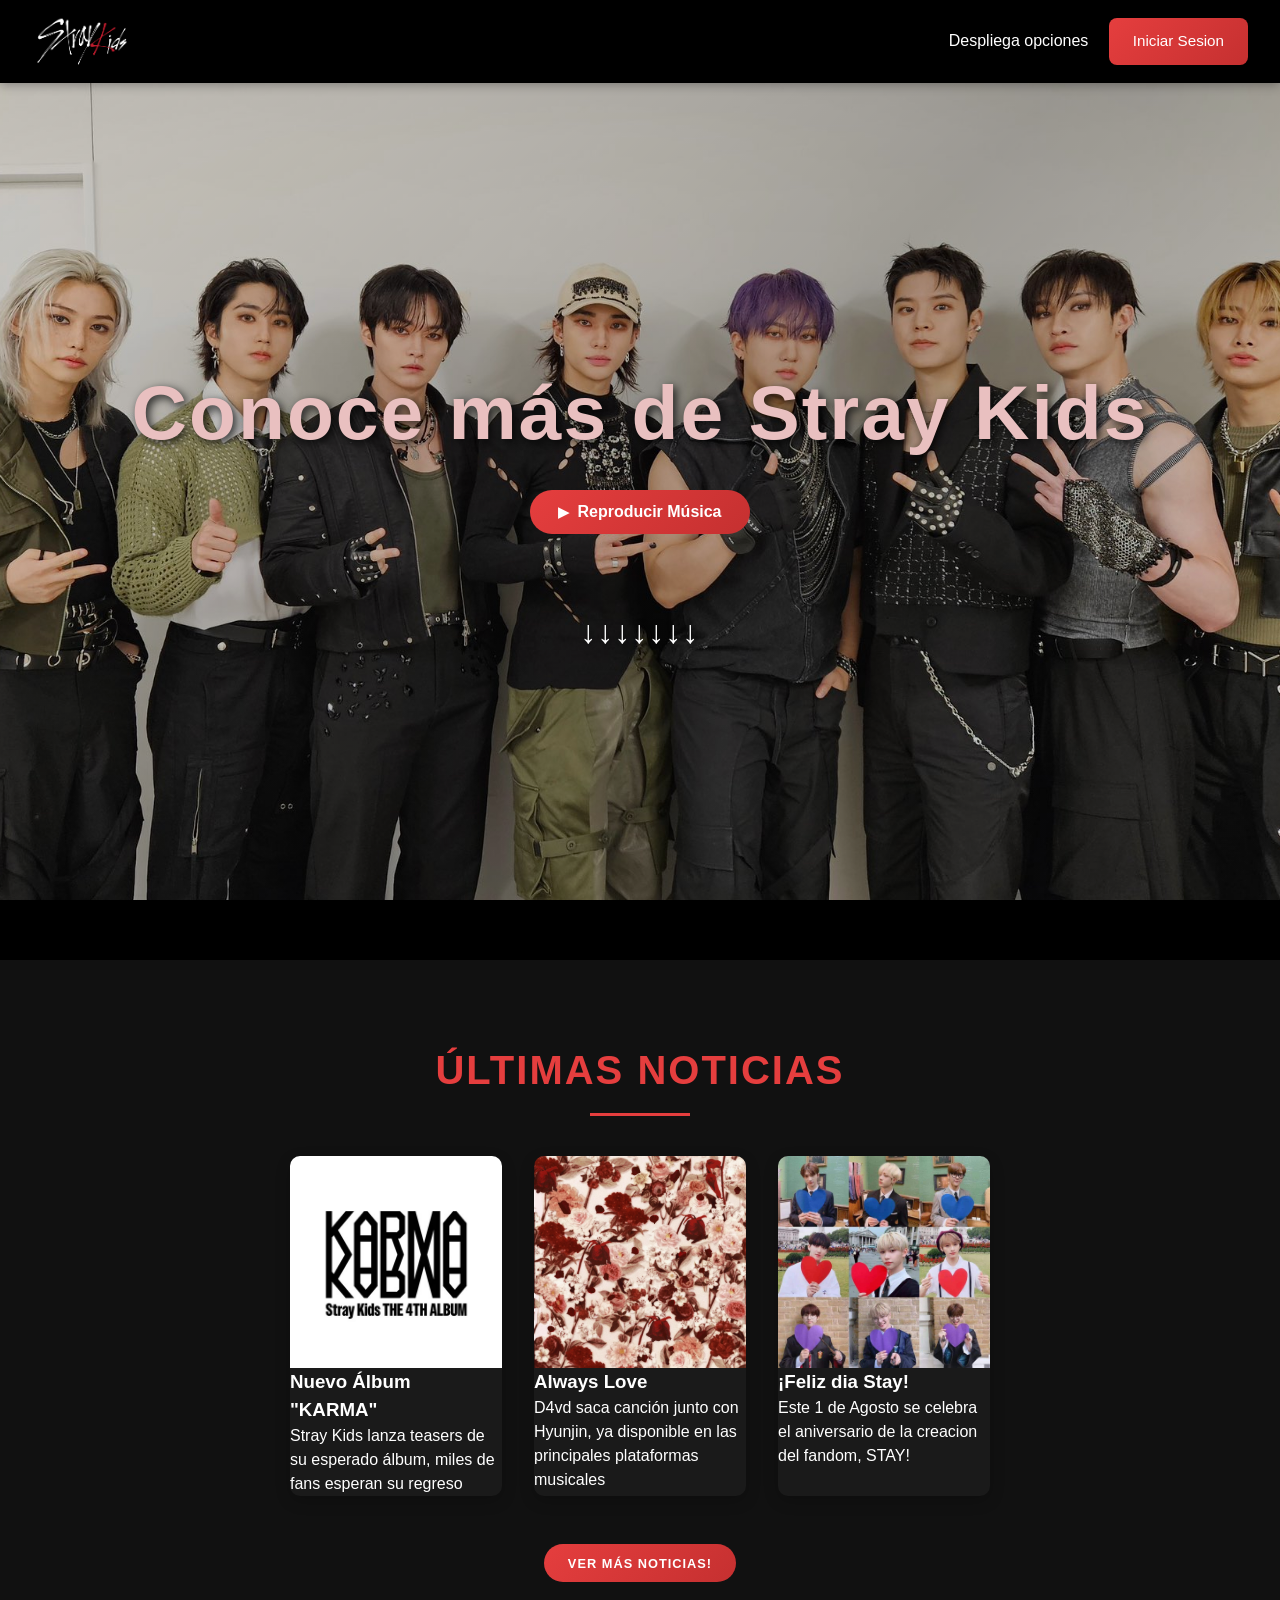
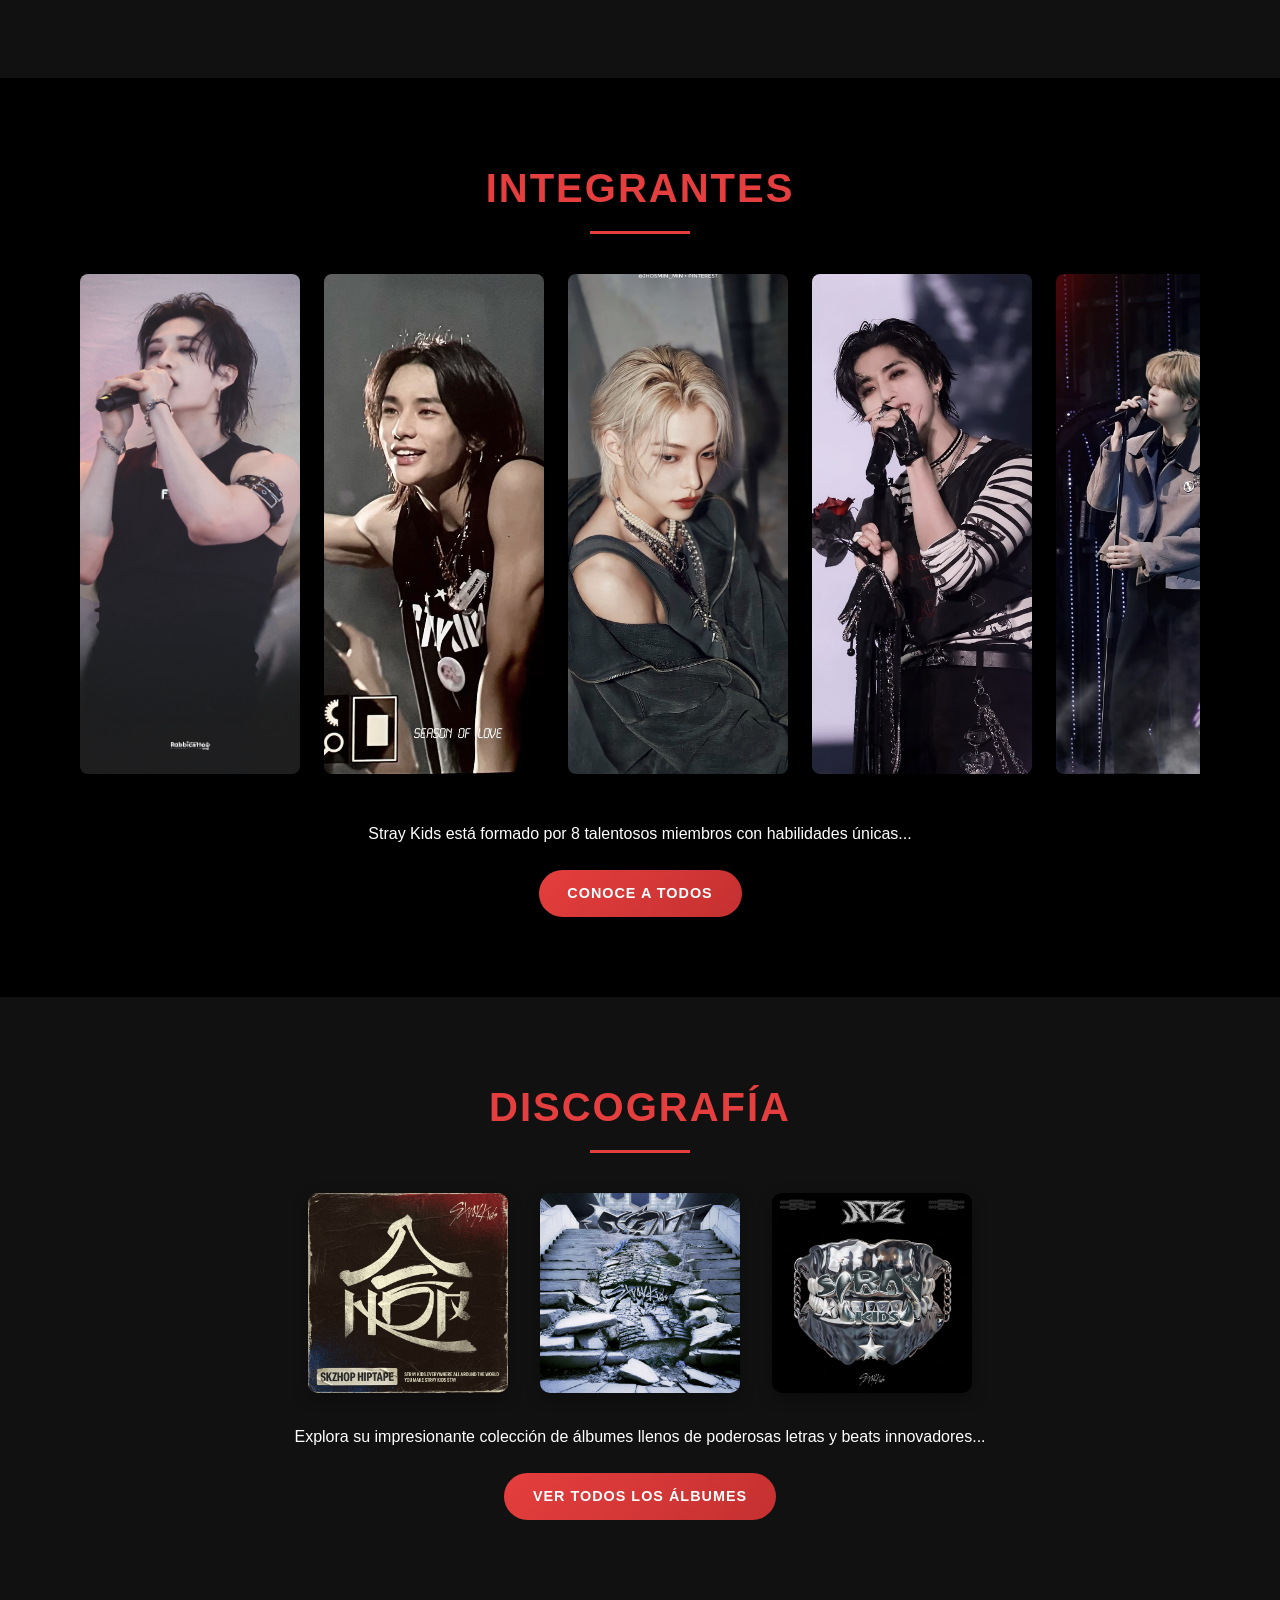
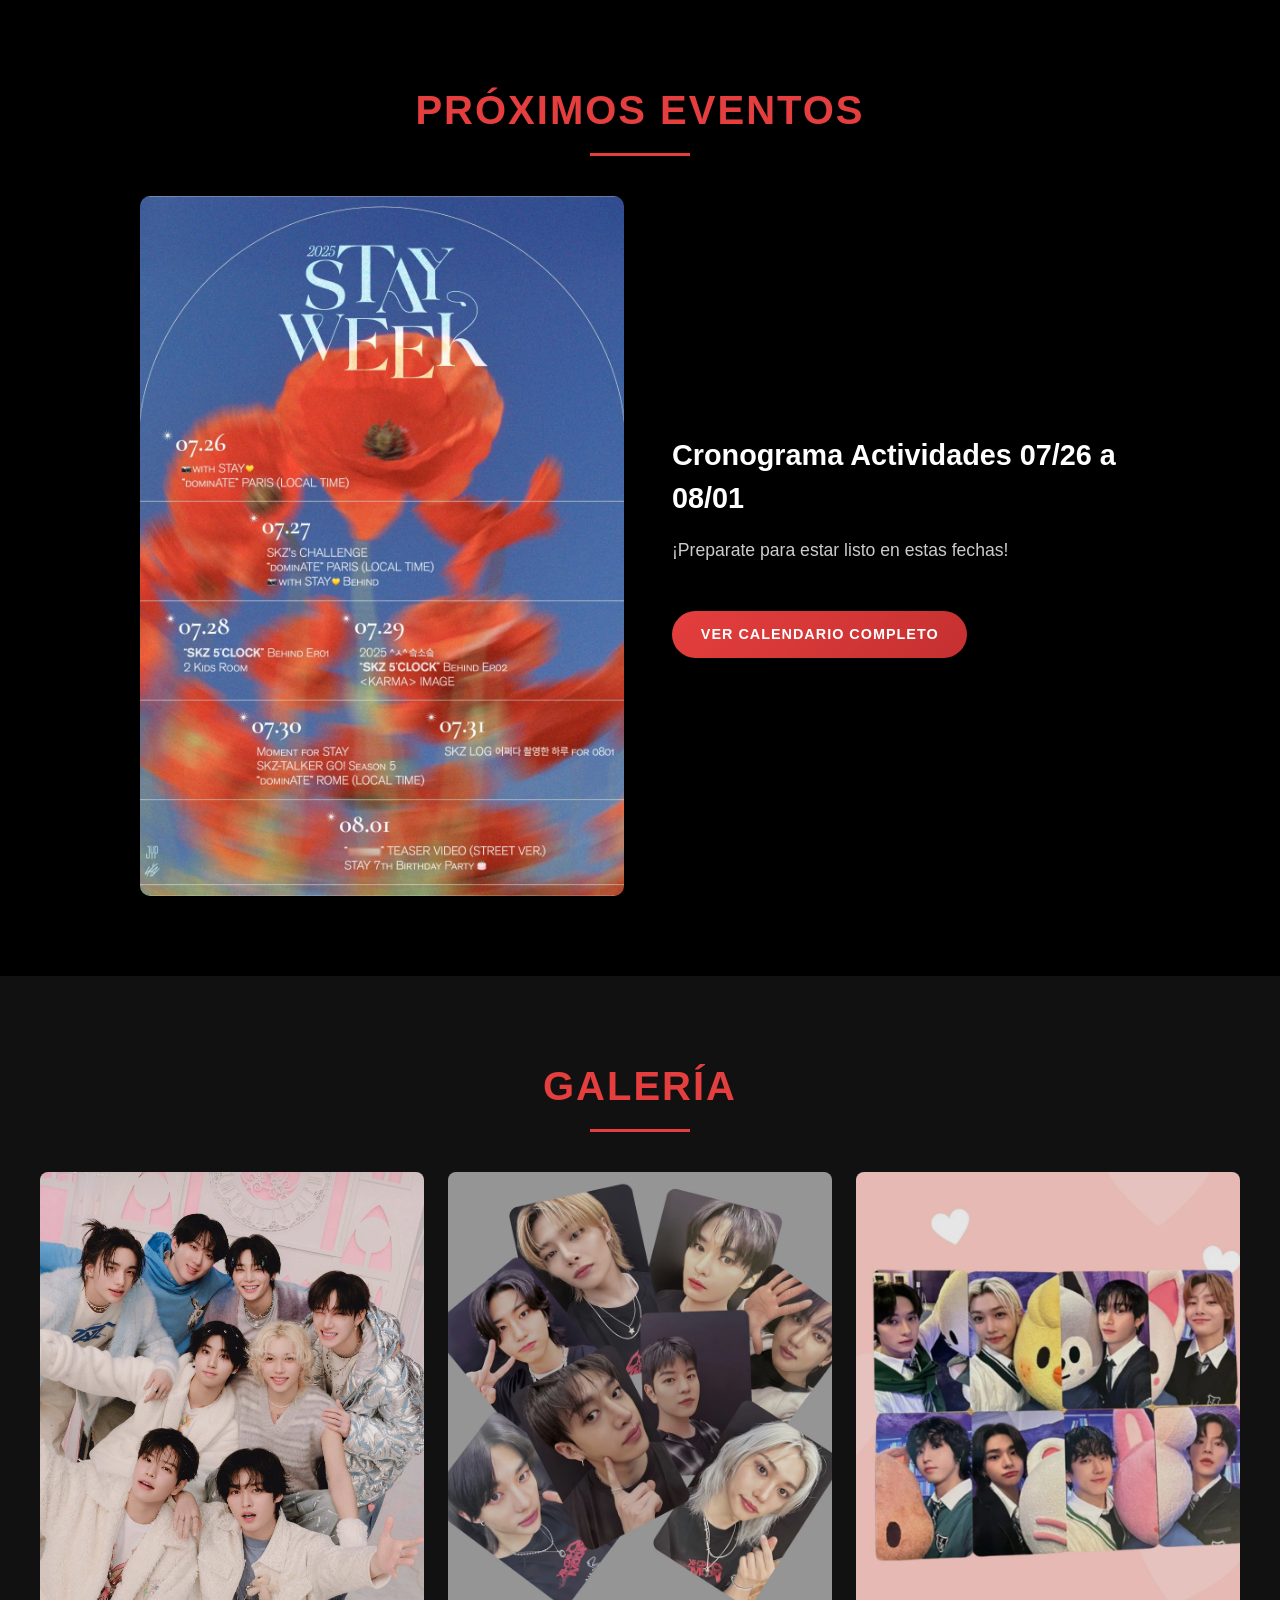
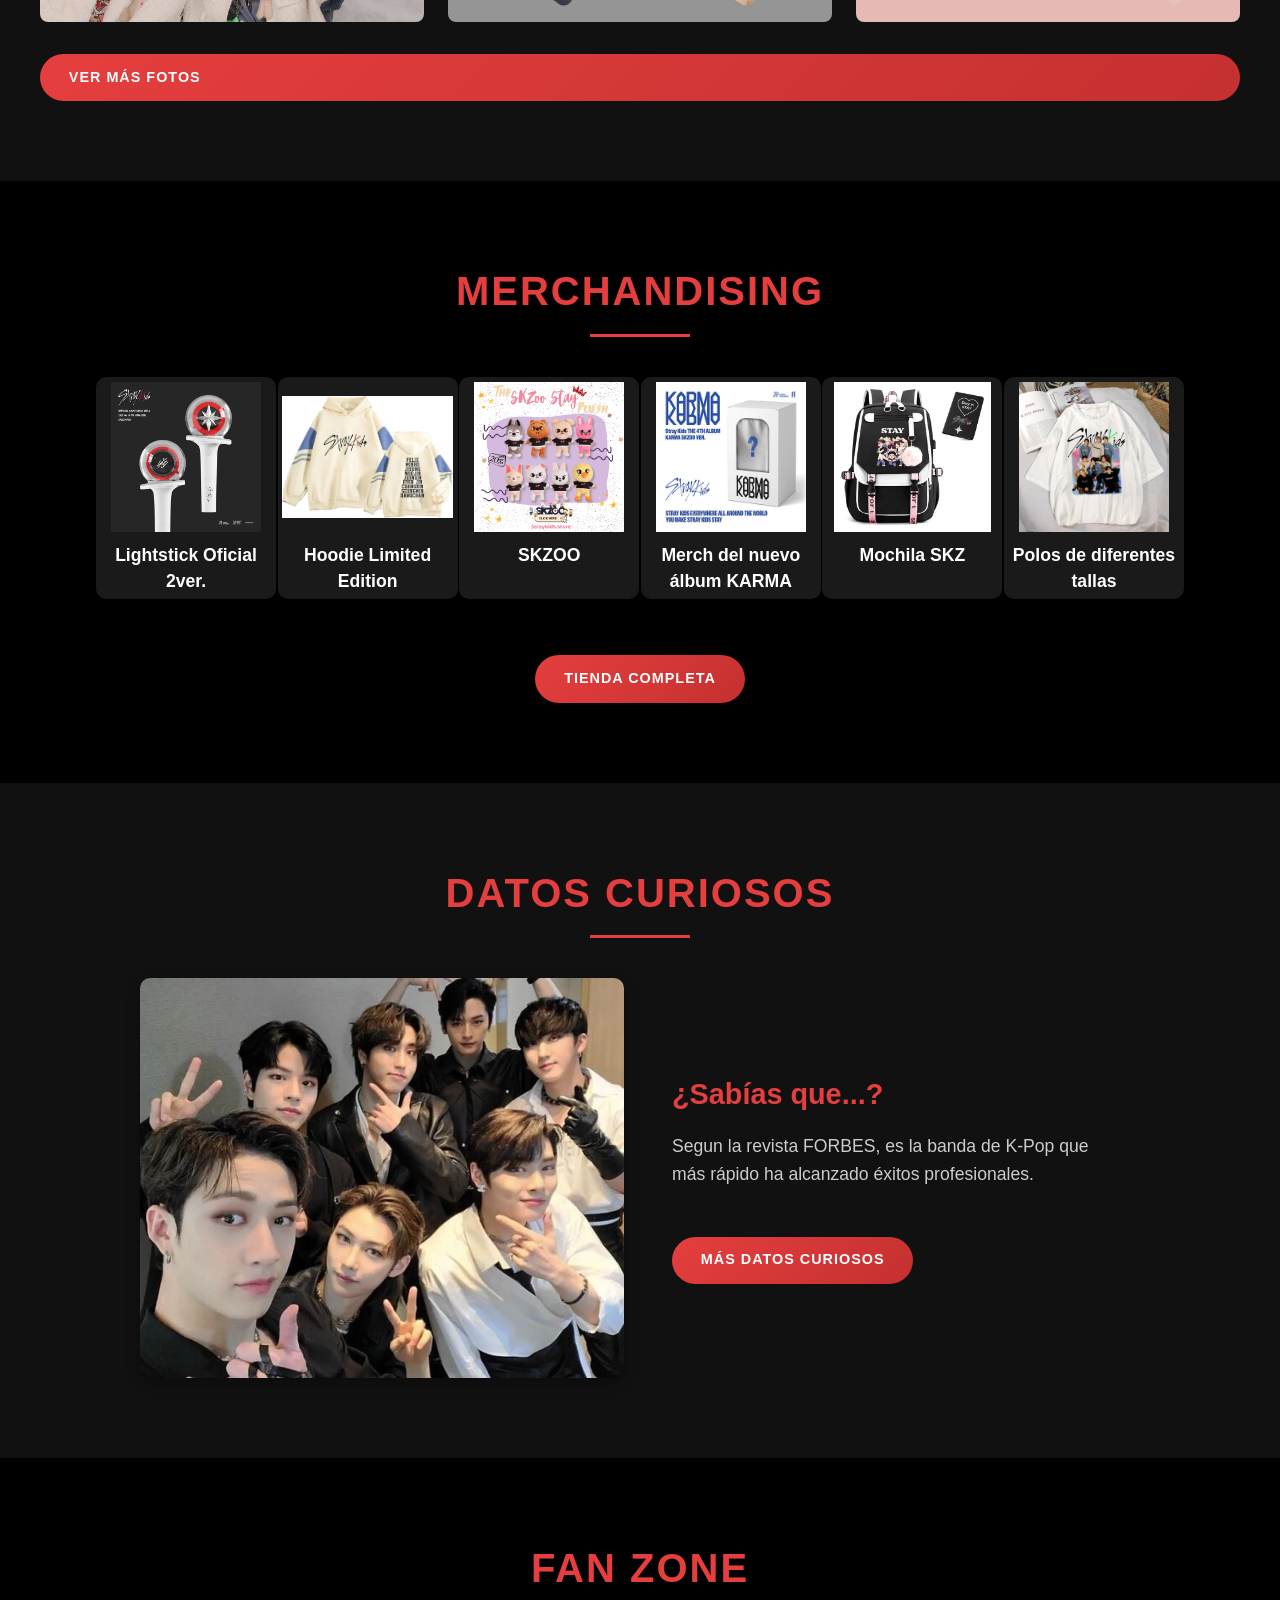
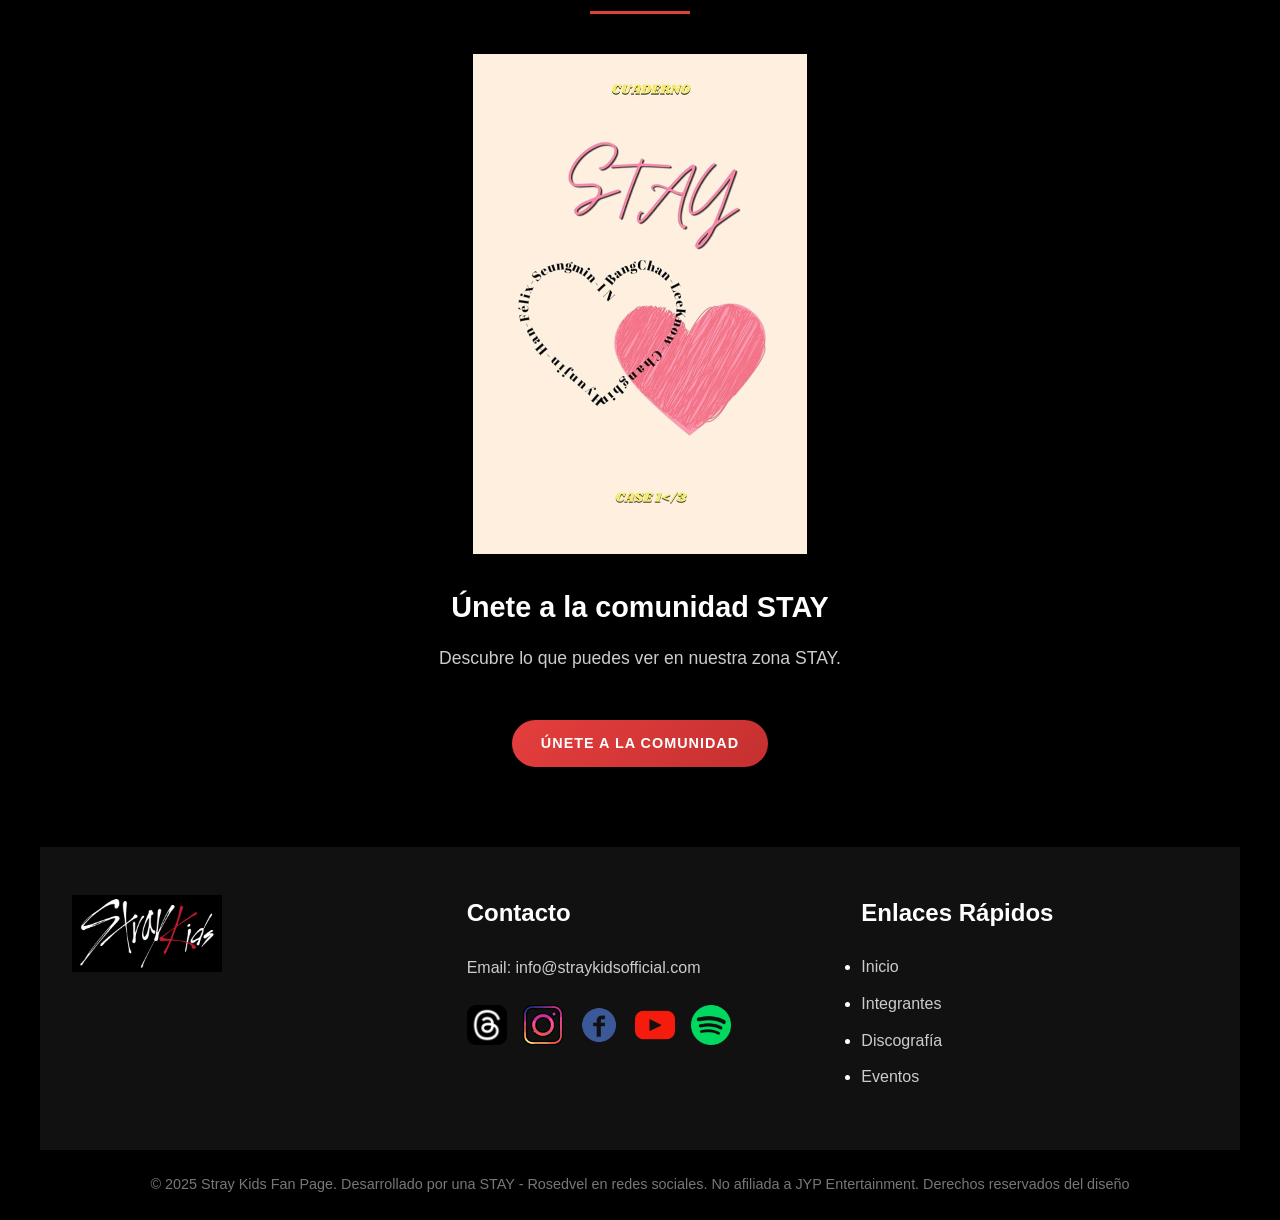
<file: index.html>
<!DOCTYPE html>
<html lang="es">
    <head>
        <meta charset="UTF-8">
        <meta name="viewport" content="width=device-width, initial-scale=1.0">
        <title>Stray Kids</title>
        <link rel="stylesheet"  href="css code/home.css">
    </head>
    <body>
        <header>
            <div class="logo"><img src="imagenes/logoSKZ.png" alt=""></div>
            <nav>
                <div class="desplegable">
                    <button class="btnopciones">Despliega opciones</button>
                    <div class="opciones">
                        <a href="html code/integrantes.html">Integrantes</a>
                        <a href="html code/Merchandising.html">Merchandising</a>
                        <a href="html code/Eventos.html">Eventos</a>
                        <a href="html code/discografia.html">Discografía</a>
                        <a href="html code/galeria.html">Galería</a>
                        <a href="html code/trivia.html">Datos Curiosos</a>
                    </div>
                </div>    
                <div class="iniciarsesion">
                    <a href="html code/IniciarSesion.html">Iniciar Sesion</a>
                </div>
            </nav>
        </header>
        <main>
            <section class="inicio">
                <h1>Conoce más de Stray Kids</h1>
                <div class="controles-musica">
                    <button class="boton-musica" onclick="toggleMusica()">
                        <span class="icono-musica">▶</span> Reproducir Música
                    </button>
                    <div class="controles-adicionales">
                        <button class="boton-control" onclick="skipBack()">⏮</button>
                        <input type="range" class="control-volumen" min="0" max="1" step="0.1" value="0.7">
                        <button class="boton-control" onclick="skipForward()">⏭</button>
                    </div>
                </div>
            <audio id="audio-player" src="musica/stray kids.mp3"></audio>
            <h2>↓↓↓↓↓↓↓</h2>
            </section>
            <!-- Sección Noticias -->
            <section class="noticias">
                <h2 class="titulo-seccion">Últimas Noticias</h2>
                <div class="contenedor-noticias">
                    <article class="noticia-destacada">
                        <img src="imagenes/karma.jpg" alt="Stray Kids y su Nuevo Album" class="imagen-noticia">
                        <div class="texto-noticia">
                            <h3>Nuevo Álbum "KARMA"</h3>
                            <p>Stray Kids lanza teasers de su esperado álbum, miles de fans esperan su regreso</p>
                        </div>
                    </article>
                    <article class="noticia-secundaria">
                        <img src="imagenes/alwayLove.jpeg" alt="Stray Kids colaboracion" class="imagen-noticia">
                        <div class="texto-noticia">
                            <h3>Always Love</h3>
                            <p>D4vd saca canción junto con Hyunjin, ya disponible en las principales plataformas musicales</p>
                        </div>
                    </article>
                    <article class="noticia-secundaria">
                        <img src="imagenes/stay.jpg" alt="Stay cumple" class="imagen-noticia">
                        <div class="texto-noticia">
                            <h3>¡Feliz dia Stay!</h3>
                            <p>Este 1 de Agosto se celebra el aniversario de la creacion del fandom, STAY!</p>
                        </div>
                    </article>
                    <a href="html code/noticias.html" class="boton-ver-mas">Ver más noticias!</a>
                </div>
            </section>

            <!-- Sección Integrantes -->
            <section class="integrantes">
                <h2 class="titulo-seccion">Integrantes</h2>
                <div class="preview-integrantes">
                    <div class="grid-integrantes">
                        <img src="imagenes/BangChan.jpeg" alt="Bang Chan" class="foto-integrante">
                        <img src="imagenes/Hyunjin.webp" alt="Hyunjin" class="foto-integrante">
                        <img src="imagenes/Felix.jpg" alt="Felix" class="foto-integrante">
                        <img src="imagenes/han.webp" alt="Han" class="foto-integrante">
                        <img src="imagenes/seungmin.jpg" alt="seungmin" class="foto-integrante">
                        <img src="imagenes/changbin.jpeg" alt="changbin" class="foto-integrante">
                        <img src="imagenes/lee know.jpg" alt="lee" class="foto-integrante">
                        <img src="imagenes/IN.jpg" alt="IN" class="foto-integrante">
                    </div>
                    <p class="descripcion-seccion">Stray Kids está formado por 8 talentosos miembros con habilidades únicas...</p>
                    <a href="html code/integrantes.html" class="boton-ver-mas">Conoce a todos</a>
                </div>
            </section>

            <!-- Sección Discografía -->
            <section class="discografia">
                <h2 class="titulo-seccion">Discografía</h2>
                <div class="preview-discos">
                    <div class="caratulas-discos">
                        <img src="Albunes/hop.jpg" alt="Álbum HOP" class="caratula-disco">
                        <img src="Albunes/giant.jpg" alt="Álbum Giant" class="caratula-disco">
                        <img src="Albunes/ate.jpg" alt="Álbum Ate" class="caratula-disco">
                    </div>
                    <p>Explora su impresionante colección de álbumes llenos de poderosas letras y beats innovadores...</p>
                    <a href="html code/Discografia.html" class="boton-ver-mas">Ver todos los álbumes</a>
                </div>
            </section>

            <!-- Sección Eventos -->
            <section class="eventos">
                <h2 class="titulo-seccion">Próximos Eventos</h2>
                <div class="preview-eventos">
                    <img src="imagenes/imagenNoticiaCronogramaMv.jpg" alt="Calendario Stray Kids" class="imagen-evento">
                    <div class="info-evento">
                        <h3>Cronograma Actividades 07/26 a 08/01</h3>
                        <p>¡Preparate para estar listo en estas fechas!</p>
                        <a href="html code/Eventos.html" class="boton-ver-mas">Ver calendario completo</a>
                    </div>
                </div>
            </section>

            <!-- Sección Galería -->
            <section class="galeria">
                <h2 class="titulo-seccion">Galería</h2>
                <div class="preview-fotos">
                    <div class="grid-galeria">
                        <img src="imagenes/SKZ1.webp" alt="SKZ rosa" class="foto-galeria">
                        <img src="imagenes/SKZ2.avif" alt="SKZ collage" class="foto-galeria">
                        <img src="imagenes/SKZ3.webp" alt="SKZ photocard" class="foto-galeria">
                    </div>
                    <a href="html code/galeria.html" class="boton-ver-mas">Ver más fotos</a>
                </div>
            </section>

            <!-- Sección Merchandising -->
            <section class="merchandising">
                <h2 class="titulo-seccion">Merchandising</h2>
                <div class="preview-merch">
                    <div class="productos-destacados">
                        <div class="producto">
                            <img src="imagenes/lighstick.webp" alt="Lightstick oficial" class="imagen-producto">
                            <p>Lightstick Oficial 2ver.</p>
                        </div>
                        <div class="producto">
                            <img src="imagenes/hoddie.jpg" alt="Hoodie SKZ" class="imagen-producto">
                            <p>Hoodie Limited Edition</p>
                        </div>
                        <div class="producto">
                            <img src="imagenes/peluches.jpg" alt="Peluches SKZ" class="imagen-producto">
                            <p>SKZOO</p>
                        </div>
                        <div class="producto">
                            <img src="imagenes/albumKarma.webp" alt="albumKarma SKZ" class="imagen-producto">
                            <p>Merch del nuevo álbum KARMA</p>
                        </div>
                        <div class="producto">
                            <img src="imagenes/mochila.webp" alt="Mochila SKZ" class="imagen-producto">
                            <p>Mochila SKZ</p>
                        </div>
                        <div class="producto">
                            <img src="imagenes/polo.jpg" alt="Polo SKZ" class="imagen-producto">
                            <p>Polos de diferentes tallas</p>
                        </div>
                    </div>
                    <a href="html code/Merchandising.html" class="boton-ver-mas">Tienda completa</a>
                </div>
            </section>

            <!-- Sección Trivia -->
            <section class="trivia">
                <h2 class="titulo-seccion">Datos Curiosos</h2>
                <div class="preview-trivia">
                    <img src="imagenes/Datos.webp" alt="Stray Kids datos curiosos" class="imagen-trivia">
                    <div class="dato-curioso">
                        <h3>¿Sabías que...?</h3>
                        <p>Segun la revista FORBES, es la banda de K-Pop que más rápido ha alcanzado éxitos profesionales.</p>
                        <a href="html code/trivia.html" class="boton-ver-mas">Más datos curiosos</a>
                    </div>
                </div>
            </section>

            <!-- Sección Fan Zone -->
            <section class="fan-zone">
                <h2 class="titulo-seccion">Fan Zone</h2>
                <div class="contenido-fanzone">
                    <img src="imagenes/case.jpg" alt="Fans STAY" class="imagen-fans">
                    <div class="info-fanzone">
                        <h3>Únete a la comunidad STAY</h3>
                        <p>Descubre lo que puedes ver en nuestra zona STAY.</p>
                        <a href="html code/zonaSTAY.html" class="boton-ver-mas">Únete a la comunidad</a>
                    </div>
                </div>
            </section>
        </main>

        <footer>
            <div class="footer-contenido">
                <div class="logo-footer">
                    <img src="imagenes/logoSKZ.png" alt="Logo Stray Kids">
                </div>
                <div class="contacto">
                    <h3>Contacto</h3>
                    <p>Email: info@straykidsofficial.com</p>
                    <div class="redes-sociales">
                        <a href="https://www.threads.com/@realstraykids?xmt=AQF0gGJm0coVU-Q9FoyYOBZ4kqvuX8Yax1P5SqUuttgyUnU"><img src="imagenes/Threads.png" alt="Threads"></a>
                        <a href="https://www.instagram.com/realstraykids"><img src="imagenes/ig.png" alt="Instagram"></a>
                        <a href="https://www.facebook.com/JYPEStrayKids"><img src="imagenes/fb.png" alt="Facebook"></a>
                        <a href="https://www.youtube.com/@StrayKids/featured"><img src="imagenes/yt.png" alt="YouTube"></a>
                        <a href="https://open.spotify.com/intl-es/artist/2dIgFjalVxs4ThymZ67YCE?si=RgMIax0sRGuZZaEQOy5kSQ"><img src="imagenes/spo.png" alt="Spotify"></a>
                    </div>
                </div>

                <div class="enlaces-rapidos">
                    <h3>Enlaces Rápidos</h3>
                    <ul>
                        <li><a href="html code/index.html">Inicio</a></li>
                        <li><a href="html code/integrantes.html">Integrantes</a></li>
                        <li><a href="html code/Discografia.html">Discografía</a></li>
                        <li><a href="html code/Eventos.html">Eventos</a></li>
                    </ul>
                </div>
                
            </div>
            <div class="copyright">
                <p>&copy; 2025 Stray Kids Fan Page. Desarrollado por una STAY - Rosedvel en redes sociales. No afiliada a JYP Entertainment. Derechos reservados del diseño</p>
            </div>
        </footer>
        <script src="js script code/home.js"></script>
    </body>
</html>
</file>
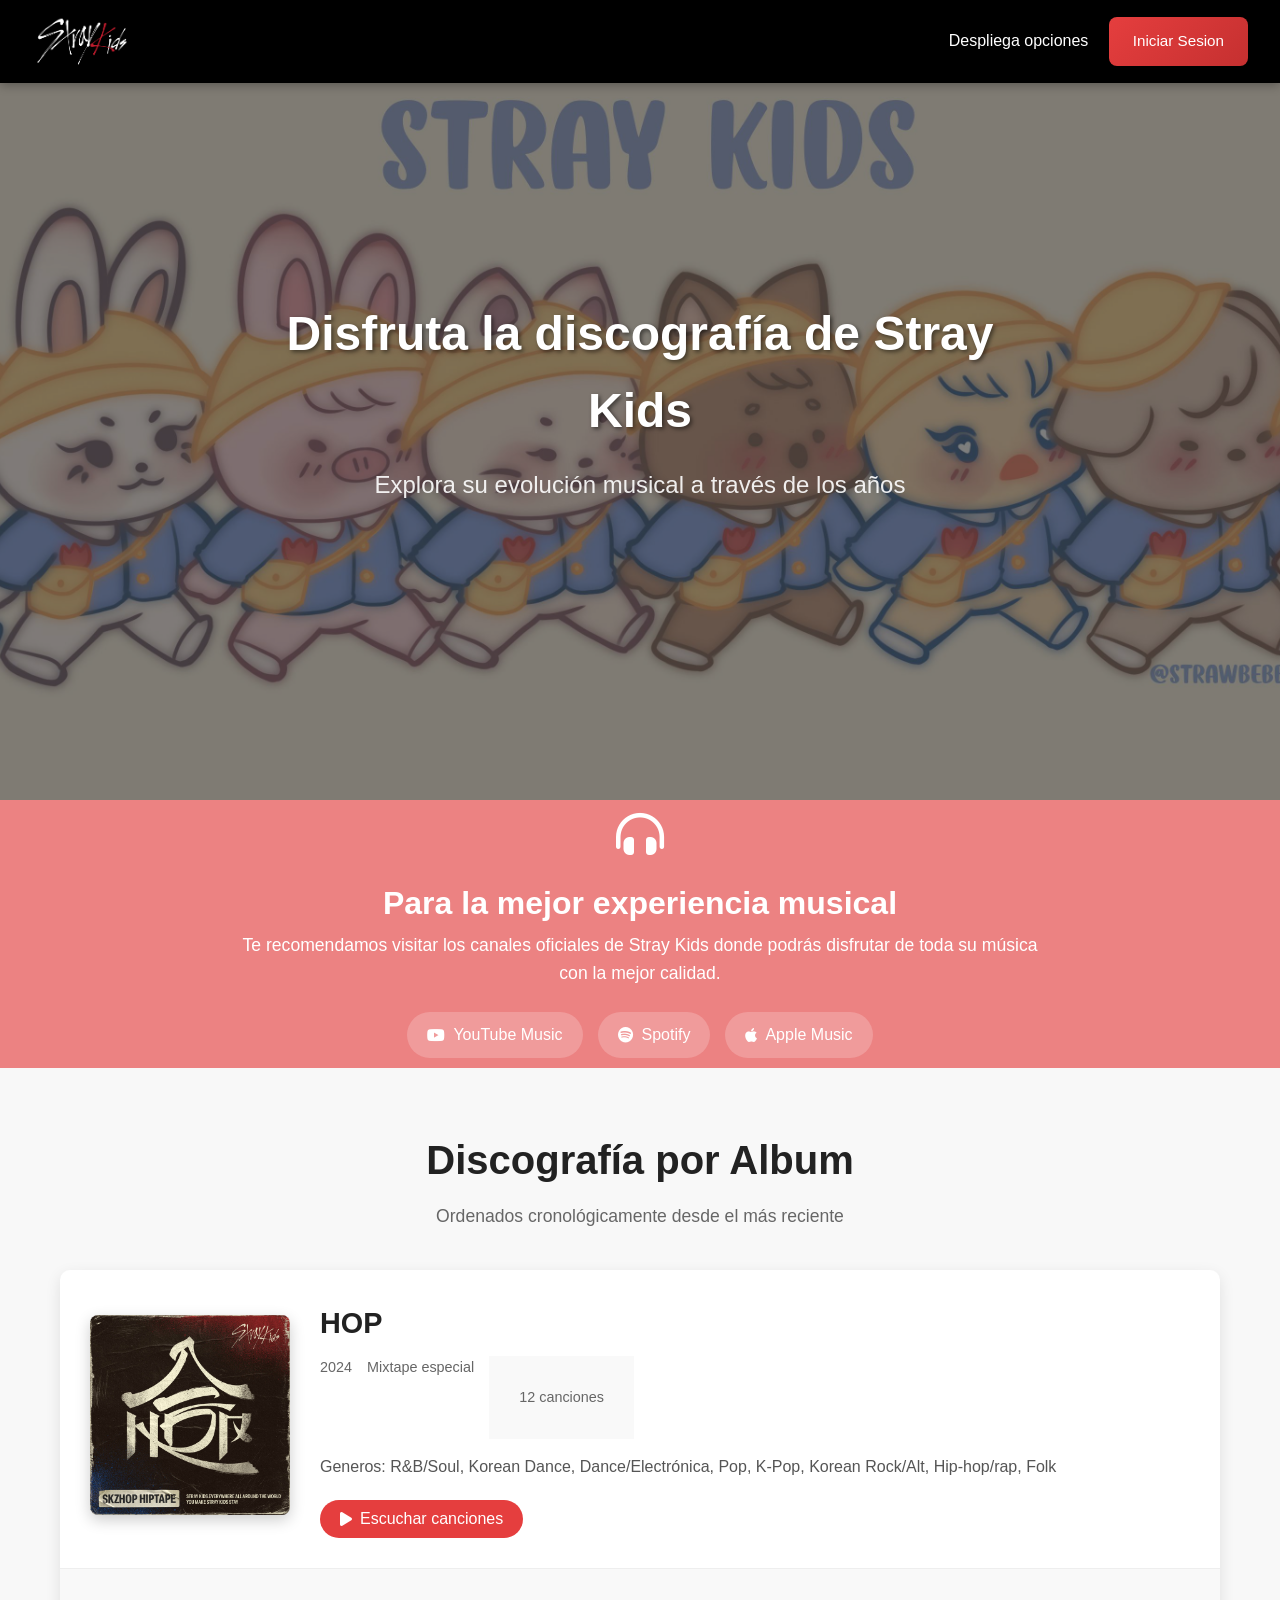
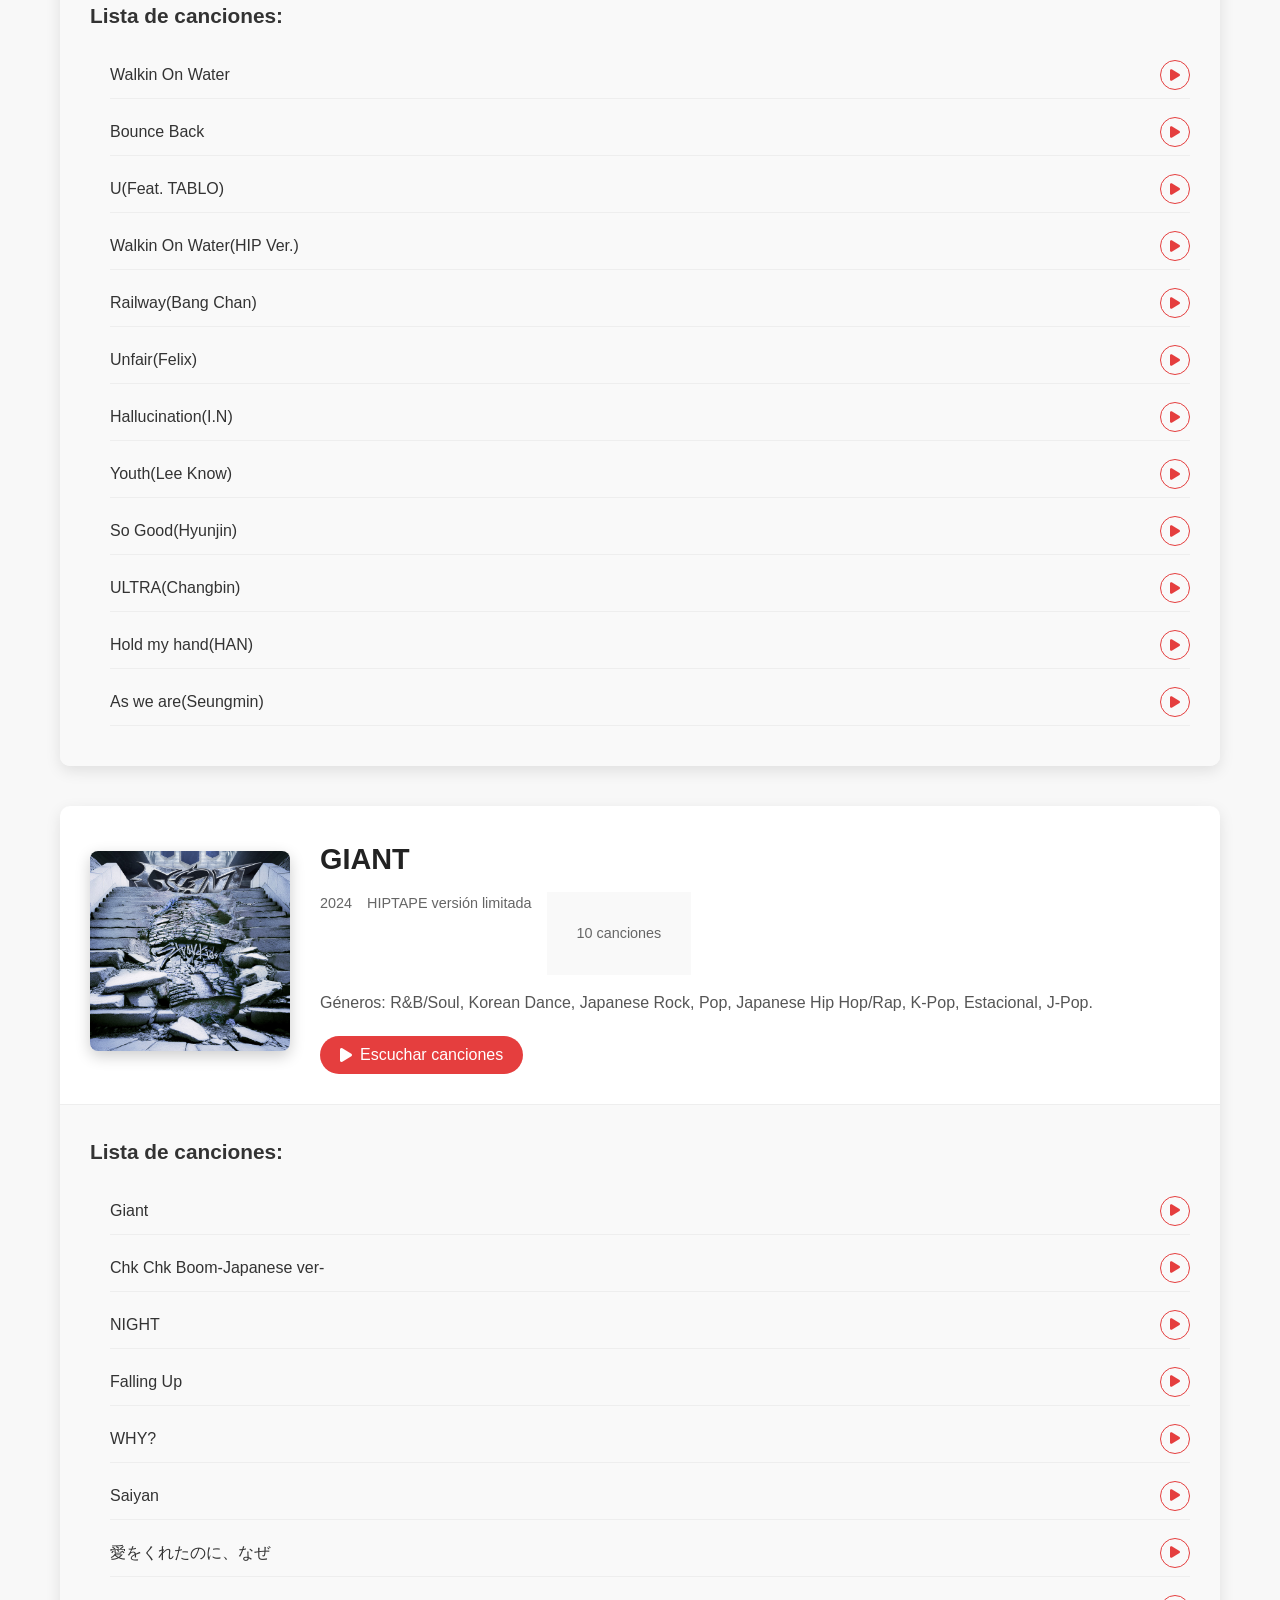
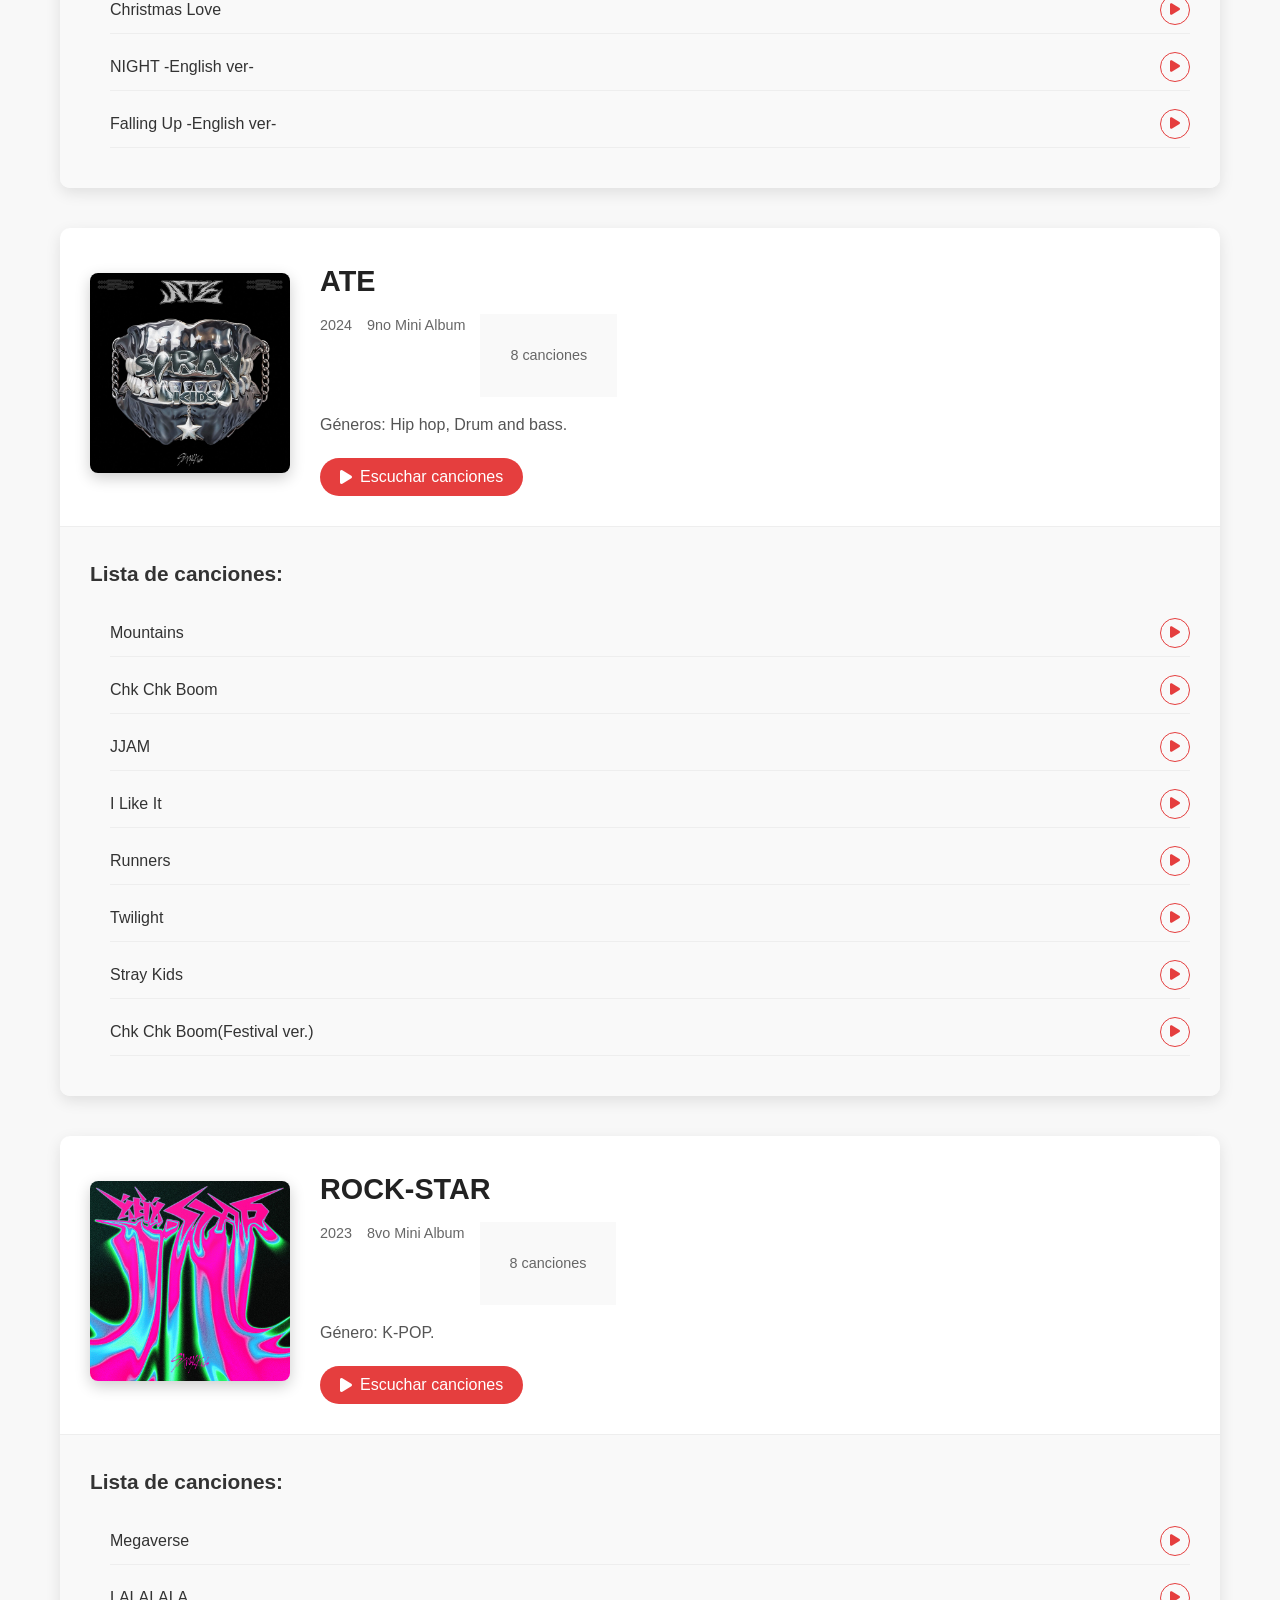
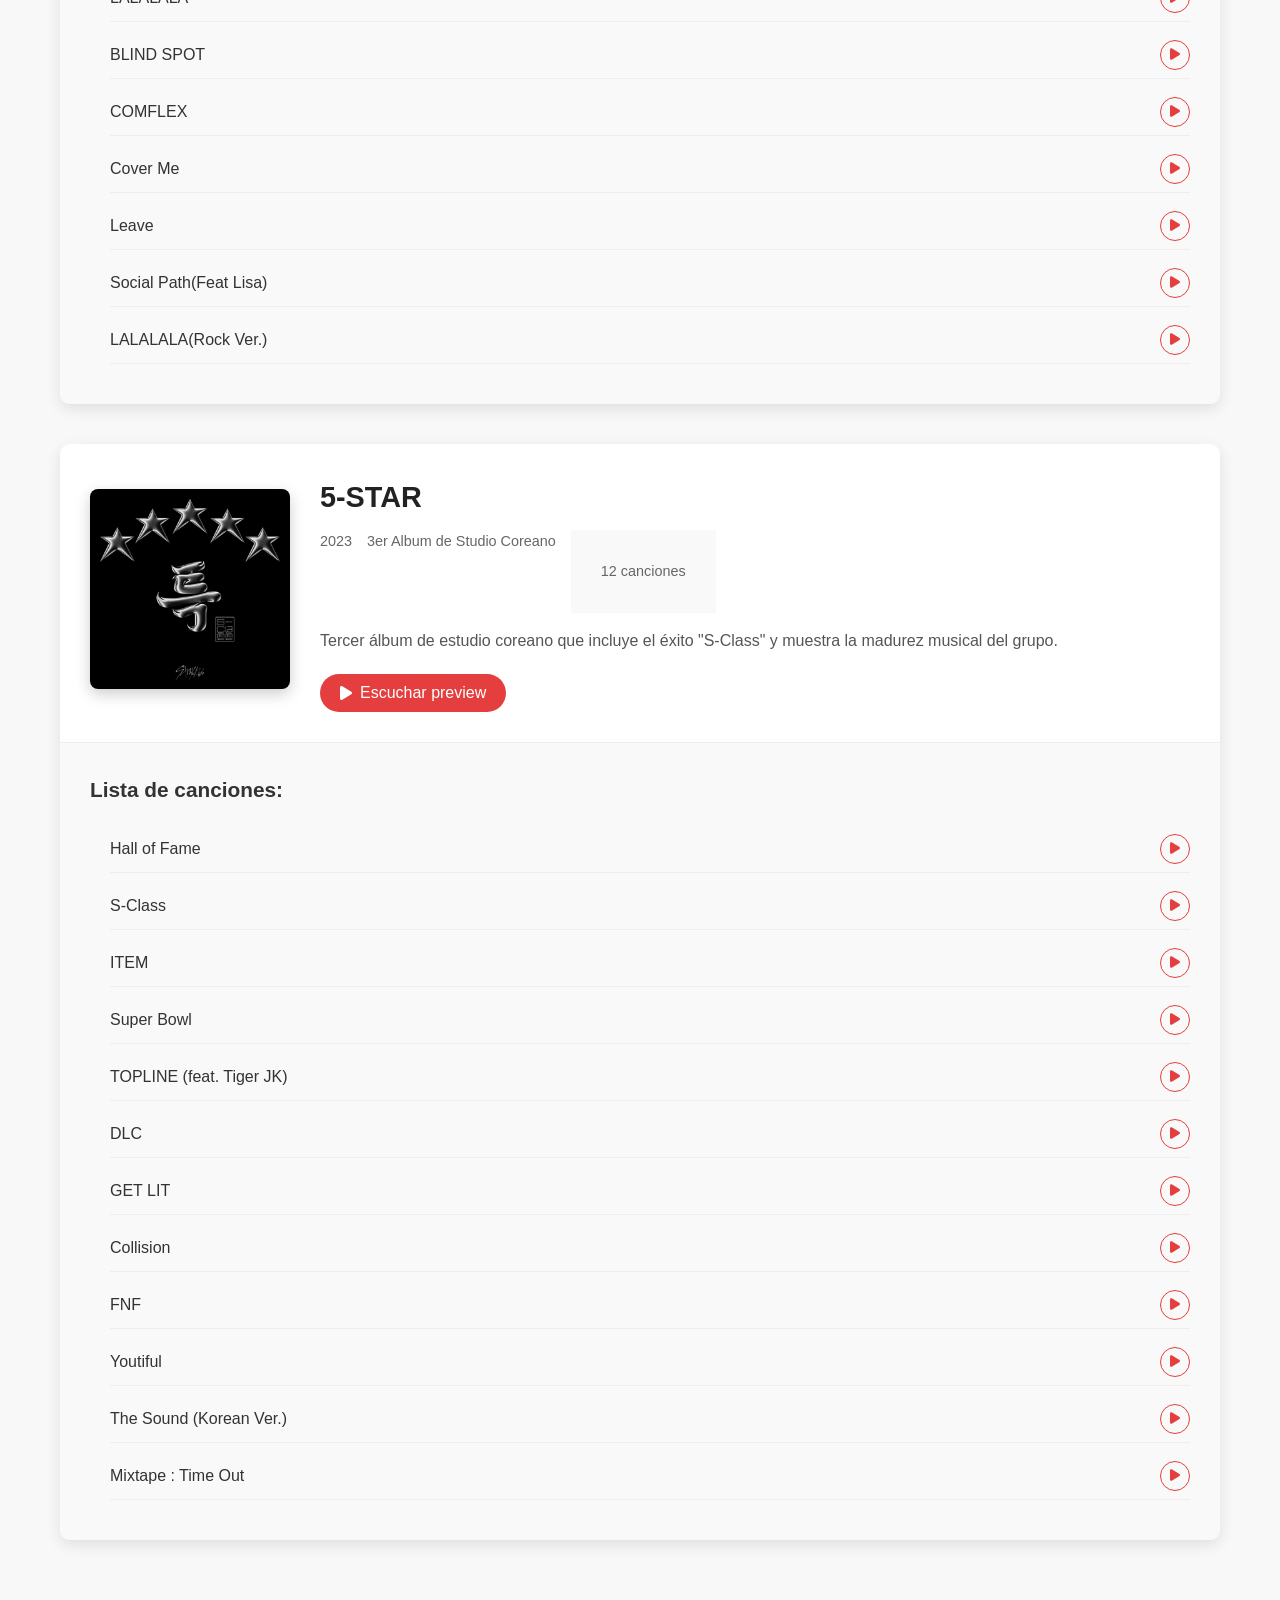
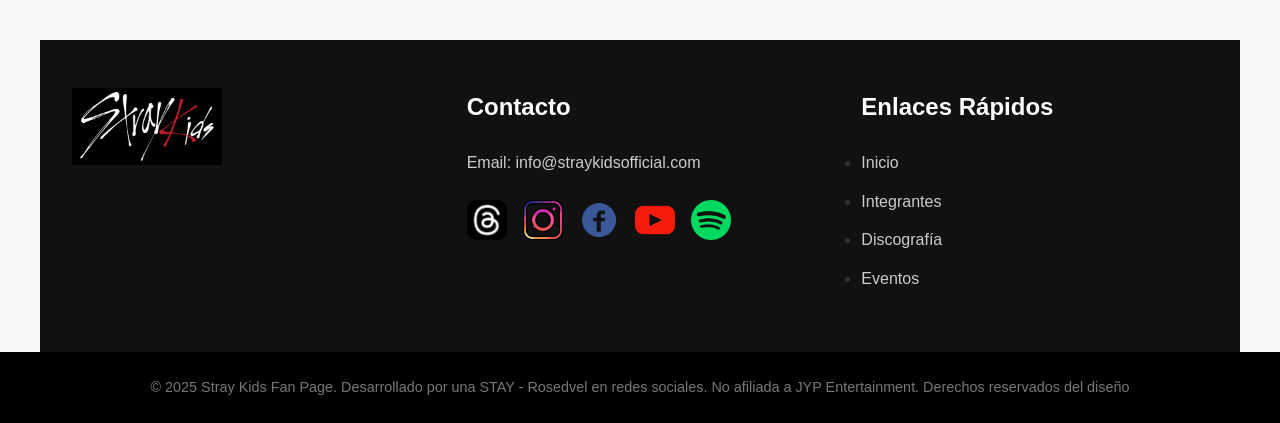
<file: html code/Discografia.html>
<!DOCTYPE html>
<html lang="es">
    <head>
        <meta charset="UTF-8">
        <meta name="viewport" content="width=device-width, initial-scale=1.0">
        <title>Discografía - Stray Kids</title>
        <link rel="stylesheet" href="../css code/footer-header.css">
        <link rel="stylesheet" href="../css code/discografia.css">
        <link rel="stylesheet" href="https://cdnjs.cloudflare.com/ajax/libs/font-awesome/6.4.0/css/all.min.css">
    </head>
    <body>
        <header>
            <div class="logo"><img src="../imagenes/logoSKZ.png" alt="Logo Stray Kids"></div>
            <nav>
                <div class="desplegable">
                    <button class="btnopciones">Despliega opciones</button>
                    <div class="opciones">
                        <a href="../index.html">Inicio</a>
                        <a href="integrantes.html">Integrantes</a>
                        <a href="Merchandising.html">Merchandising</a>
                        <a href="Eventos.html">Eventos</a>
                        <a href="discografia.html">Discografía</a>
                        <a href="galeria.html">Galería</a>
                        <a href="trivia.html">Datos Curiosos</a>
                    </div>
                </div>    
                <div class="iniciarsesion">
                    <a href="IniciarSesion.html">Iniciar Sesion</a>
                </div>
            </nav>
        </header>

        <main>
            <!-- Hero Section -->
            <section class="hero-discografia">
                <div class="hero-overlay"></div>
                <div class="hero-content">
                    <h1>Disfruta la discografía de Stray Kids</h1>
                    <p>Explora su evolución musical a través de los años</p>
                </div>
            </section>

            <!-- Mensaje Oficial -->
            <section class="mensaje-oficial">
                <div class="container">
                    <div class="mensaje-content">
                        <i class="fas fa-headphones-alt icono-musica"></i>
                        <h2>Para la mejor experiencia musical</h2>
                        <p>Te recomendamos visitar los canales oficiales de Stray Kids donde podrás disfrutar de toda su música con la mejor calidad.</p>
                        <div class="plataformas">
                            <a href="https://www.youtube.com/@StrayKids/featured" class="plataforma-btn" target="_blank">
                                <i class="fab fa-youtube"></i> YouTube Music
                            </a>
                            <a href="https://open.spotify.com/intl-es/artist/2dIgFjalVxs4ThymZ67YCE" class="plataforma-btn" target="_blank">
                                <i class="fab fa-spotify"></i> Spotify
                            </a>
                            <a href="https://music.apple.com/us/artist/stray-kids/1369393112" class="plataforma-btn" target="_blank">
                                <i class="fab fa-apple"></i> Apple Music
                            </a>
                        </div>
                    </div>
                </div>
            </section>

            <!-- Discografía -->
            <section class="discografia">
                <div class="container">
                    <h2 class="section-title">Discografía por Album</h2>
                    <p class="section-subtitle">Ordenados cronológicamente desde el más reciente</p>

                    <!---------------------------------------------------------- Álbum 1 ----------------------------------------------------------->
                    <div class="album">
                        <div class="album-header">
                            <div class="album-cover">
                                <img src="../Albunes/hop.jpg" alt="Álbum Hop">
                            </div>
                            <div class="album-info">
                                <h3>HOP</h3>
                                <div class="album-meta">
                                    <span class="album-year">2024</span>
                                    <span class="album-type">Mixtape especial</span>
                                    <span class="album-tracks">12 canciones</span>
                                </div>
                                <p class="album-desc">Generos: R&B/Soul, Korean Dance, Dance/Electrónica, Pop, K-Pop, Korean Rock/Alt, Hip-hop/rap, Folk</p>
                                <button class="btn-reproducir" data-album="HOP">
                                    <i class="fas fa-play"></i> Escuchar canciones
                                </button>
                            </div>
                        </div>
                        <div class="album-tracks">
                            <h4>Lista de canciones:</h4>
                            <ol>
                                <li>Walkin On Water<button class="btn-play" data-song="Walkin On Water"><i class="fas fa-play"></i></button></li>
                                <li>Bounce Back<button class="btn-play" data-song="Bounce Back"><i class="fas fa-play"></i></button></li>
                                <li>U(Feat. TABLO)<button class="btn-play" data-song="U"><i class="fas fa-play"></i></button></li>
                                <li>Walkin On Water(HIP Ver.)<button class="btn-play" data-song="Walkin On WaterVer"><i class="fas fa-play"></i></button></li>
                                <li>Railway(Bang Chan)<button class="btn-play" data-song="Railway"><i class="fas fa-play"></i></button></li>
                                <li>Unfair(Felix)<button class="btn-play" data-song="Unfair"><i class="fas fa-play"></i></button></li>
                                <li>Hallucination(I.N)<button class="btn-play" data-song="Hallucination"><i class="fas fa-play"></i></button></li>
                                <li>Youth(Lee Know)<button class="btn-play" data-song="Youth"><i class="fas fa-play"></i></button></li>
                                <li>So Good(Hyunjin)<button class="btn-play" data-song="So Good"><i class="fas fa-play"></i></button></li>
                                <li>ULTRA(Changbin)<button class="btn-play" data-song="ULTRA"><i class="fas fa-play"></i></button></li>
                                <li>Hold my hand(HAN)<button class="btn-play" data-song="Hold my hand"><i class="fas fa-play"></i></button></li>
                                <li>As we are(Seungmin)<button class="btn-play" data-song="As we are"><i class="fas fa-play"></i></button></li>
                            </ol>
                        </div>
                    </div>

                    <!-- Álbum 2 -->
                    <div class="album">
                        <div class="album-header">
                            <div class="album-cover">
                                <img src="../Albunes/giant.jpg" alt="Álbum Giant">
                            </div>
                            <div class="album-info">
                                <h3>GIANT</h3>
                                <div class="album-meta">
                                    <span class="album-year">2024</span>
                                    <span class="album-type">HIPTAPE versión limitada</span>
                                    <span class="album-tracks">10 canciones</span>
                                </div>
                                <p class="album-desc">Géneros: R&B/Soul, Korean Dance, Japanese Rock, Pop, Japanese Hip Hop/Rap, K-Pop, Estacional, J-Pop.</p>
                                <button class="btn-reproducir" data-album="Giant">
                                    <i class="fas fa-play"></i> Escuchar canciones
                                </button>
                            </div>
                        </div>
                        <div class="album-tracks">
                            <h4>Lista de canciones:</h4>
                            <ol>
                                <li>Giant<button class="btn-play" data-song="Giant"><i class="fas fa-play"></i></button></li>
                                <li>Chk Chk Boom-Japanese ver-<button class="btn-play" data-song="ChkChkBoom-Japanese ver"><i class="fas fa-play"></i></button></li>
                                <li>NIGHT<button class="btn-play" data-song="NIGHT"><i class="fas fa-play"></i></button></li>
                                <li>Falling Up<button class="btn-play" data-song="Falling Up"><i class="fas fa-play"></i></button></li>
                                <li>WHY?<button class="btn-play" data-song="WHY"><i class="fas fa-play"></i></button></li>
                                <li>Saiyan<button class="btn-play" data-song="Saiyan"><i class="fas fa-play"></i></button></li>
                                <li>愛をくれたのに、なぜ<button class="btn-play" data-song="Aiwokuretanoninaze"><i class="fas fa-play"></i></button></li>
                                <li>Christmas Love<button class="btn-play" data-song="Christmas Love"><i class="fas fa-play"></i></button></li>
                                <li>NIGHT -English ver-<button class="btn-play" data-song="NIGHTEnglish"><i class="fas fa-play"></i></button></li>
                                <li>Falling Up -English ver-<button class="btn-play" data-song="FallingEnglish"><i class="fas fa-play"></i></button></li>
                            </ol>
                        </div>
                    </div>

                    <!-- Álbum 3 -->
                    <div class="album">
                        <div class="album-header">
                            <div class="album-cover">
                                <img src="../Albunes/ate.jpg" alt="Álbum ATE">
                            </div>
                            <div class="album-info">
                                <h3>ATE</h3>
                                <div class="album-meta">
                                    <span class="album-year">2024</span>
                                    <span class="album-type">9no Mini Album</span>
                                    <span class="album-tracks">8 canciones</span>
                                </div>
                                <p class="album-desc">Géneros: Hip hop, Drum and bass.</p>
                                <button class="btn-reproducir" data-album="Ate">
                                    <i class="fas fa-play"></i> Escuchar canciones
                                </button>
                            </div>
                        </div>
                        <div class="album-tracks">
                            <h4>Lista de canciones:</h4>
                            <ol>
                                <li>Mountains <button class="btn-play" data-song="Mountains"><i class="fas fa-play"></i></button></li>
                                <li>Chk Chk Boom<button class="btn-play" data-song="Chk Chk Boom"><i class="fas fa-play"></i></button></li>
                                <li>JJAM<button class="btn-play" data-song="JJAM"><i class="fas fa-play"></i></button></li>
                                <li>I Like It<button class="btn-play" data-song="I Like It"><i class="fas fa-play"></i></button></li>
                                <li>Runners<button class="btn-play" data-song="Runners"><i class="fas fa-play"></i></button></li>
                                <li>Twilight<button class="btn-play" data-song="Twilight"><i class="fas fa-play"></i></button></li>
                                <li>Stray Kids<button class="btn-play" data-song="Stray Kids"><i class="fas fa-play"></i></button></li>
                                <li>Chk Chk Boom(Festival ver.)<button class="btn-play" data-song="Chk Chk Boom(Festival ver.)"><i class="fas fa-play"></i></button></li>
                            </ol>
                        </div>
                    </div>

                    <!-- Álbum 4 -->
                    <div class="album">
                        <div class="album-header">
                            <div class="album-cover">
                                <img src="../Albunes/rockstar.jpg" alt="Álbum Rockstar">
                            </div>
                            <div class="album-info">
                                <h3>ROCK-STAR</h3>
                                <div class="album-meta">
                                    <span class="album-year">2023</span>
                                    <span class="album-type">8vo Mini Album</span>
                                    <span class="album-tracks">8 canciones</span>
                                </div>
                                <p class="album-desc">Género: K-POP.</p>
                                <button class="btn-reproducir" data-album="Ate">
                                    <i class="fas fa-play"></i> Escuchar canciones
                                </button>
                            </div>
                        </div>
                        <div class="album-tracks">
                            <h4>Lista de canciones:</h4>
                            <ol>
                                <li>Megaverse <button class="btn-play" data-song="Megaverse"><i class="fas fa-play"></i></button></li>
                                <li>LALALALA<button class="btn-play" data-song="LALALALA"><i class="fas fa-play"></i></button></li>
                                <li>BLIND SPOT<button class="btn-play" data-song="BLIND SPOT"><i class="fas fa-play"></i></button></li>
                                <li>COMFLEX<button class="btn-play" data-song="COMFLEX"><i class="fas fa-play"></i></button></li>
                                <li>Cover Me<button class="btn-play" data-song="Cover Me"><i class="fas fa-play"></i></button></li>
                                <li>Leave<button class="btn-play" data-song="Leave"><i class="fas fa-play"></i></button></li>
                                <li>Social Path(Feat Lisa)<button class="btn-play" data-song="Social Path"><i class="fas fa-play"></i></button></li>
                                <li>LALALALA(Rock Ver.)<button class="btn-play" data-song="LALALALA(Rock Ver.)"><i class="fas fa-play"></i></button></li>
                            </ol>
                        </div>
                    </div>
                  
                    <!-- Álbum 5 -->
                    <div class="album">
                        <div class="album-header">
                            <div class="album-cover">
                                <img src="../Albunes/5-star.jpg" alt="Álbum 5-STAR">
                            </div>
                            <div class="album-info">
                                <h3>5-STAR</h3>
                                <div class="album-meta">
                                    <span class="album-year">2023</span>
                                    <span class="album-type">3er Album de Studio Coreano</span>
                                    <span class="album-tracks">12 canciones</span>
                                </div>
                                <p class="album-desc">Tercer álbum de estudio coreano que incluye el éxito "S-Class" y muestra la madurez musical del grupo.</p>
                                <button class="btn-reproducir" data-album="5-STAR">
                                    <i class="fas fa-play"></i> Escuchar preview
                                </button>
                            </div>
                        </div>
                        <div class="album-tracks">
                            <h4>Lista de canciones:</h4>
                            <ol>
                                <li>Hall of Fame <button class="btn-play" data-song="Hall of Fame"><i class="fas fa-play"></i></button></li>
                                <li>S-Class <button class="btn-play" data-song="S-Class"><i class="fas fa-play"></i></button></li>
                                <li>ITEM <button class="btn-play" data-song="ITEM"><i class="fas fa-play"></i></button></li>
                                <li>Super Bowl <button class="btn-play" data-song="Super Bowl"><i class="fas fa-play"></i></button></li>
                                <li>TOPLINE (feat. Tiger JK) <button class="btn-play" data-song="TOPLINE"><i class="fas fa-play"></i></button></li>
                                <li>DLC <button class="btn-play" data-song="DLC"><i class="fas fa-play"></i></button></li>
                                <li>GET LIT <button class="btn-play" data-song="GET LIT"><i class="fas fa-play"></i></button></li>
                                <li>Collision <button class="btn-play" data-song="Collision"><i class="fas fa-play"></i></button></li>
                                <li>FNF <button class="btn-play" data-song="FNF"><i class="fas fa-play"></i></button></li>
                                <li>Youtiful <button class="btn-play" data-song="Youtiful"><i class="fas fa-play"></i></button></li>
                                <li>The Sound (Korean Ver.) <button class="btn-play" data-song="The Sound"><i class="fas fa-play"></i></button></li>
                                <li>Mixtape : Time Out <button class="btn-play" data-song="Time Out"><i class="fas fa-play"></i></button></li>
                            </ol>
                        </div>
                    </div>
                </div>
            </section>

            <!-- Reproductor de Audio (oculto inicialmente) -->
            <div class="audio-player">
                <audio id="player" controls>
                    Tu navegador no soporta el elemento de audio.
                </audio>
                <div class="player-info">
                    <p>Reproduciendo: <span id="now-playing">Nada en reproducción</span></p>
                    <button id="btn-close-player"><i class="fas fa-times"></i></button>
                </div>
            </div>
        </main>

        <footer>
            <div class="footer-contenido">
                <div class="logo-footer">
                    <img src="../imagenes/logoSKZ.png" alt="Logo Stray Kids">
                </div>
                <div class="contacto">
                    <h3>Contacto</h3>
                    <p>Email: info@straykidsofficial.com</p>
                    <div class="redes-sociales">
                        <a href="https://www.threads.com/@realstraykids?xmt=AQF0gGJm0coVU-Q9FoyYOBZ4kqvuX8Yax1P5SqUuttgyUnU"><img src="../imagenes/Threads.png" alt="Threads"></a>
                        <a href="https://www.instagram.com/realstraykids"><img src="../imagenes/ig.png" alt="Instagram"></a>
                        <a href="https://www.facebook.com/JYPEStrayKids"><img src="../imagenes/fb.png" alt="Facebook"></a>
                        <a href="https://www.youtube.com/@StrayKids/featured"><img src="../imagenes/yt.png" alt="YouTube"></a>
                        <a href="https://open.spotify.com/intl-es/artist/2dIgFjalVxs4ThymZ67YCE?si=RgMIax0sRGuZZaEQOy5kSQ"><img src="../imagenes/spo.png" alt="Spotify"></a>
                    </div>
                </div>
                <div class="enlaces-rapidos">
                    <h3>Enlaces Rápidos</h3>
                    <ul>
                        <li><a href="../index.html">Inicio</a></li>
                        <li><a href="../html code/integrantes.html">Integrantes</a></li>
                        <li><a href="../html code/Discografia.html">Discografía</a></li>
                        <li><a href="../html code/Eventos.html">Eventos</a></li>
                    </ul>
                </div>
            </div>
            <div class="copyright">
                <p>&copy; 2025 Stray Kids Fan Page. Desarrollado por una STAY - Rosedvel en redes sociales. No afiliada a JYP Entertainment. Derechos reservados del diseño</p>
            </div>
        </footer>
        
        <script src="../js script code/discografia.js"></script>
    </body>
</html>
</file>
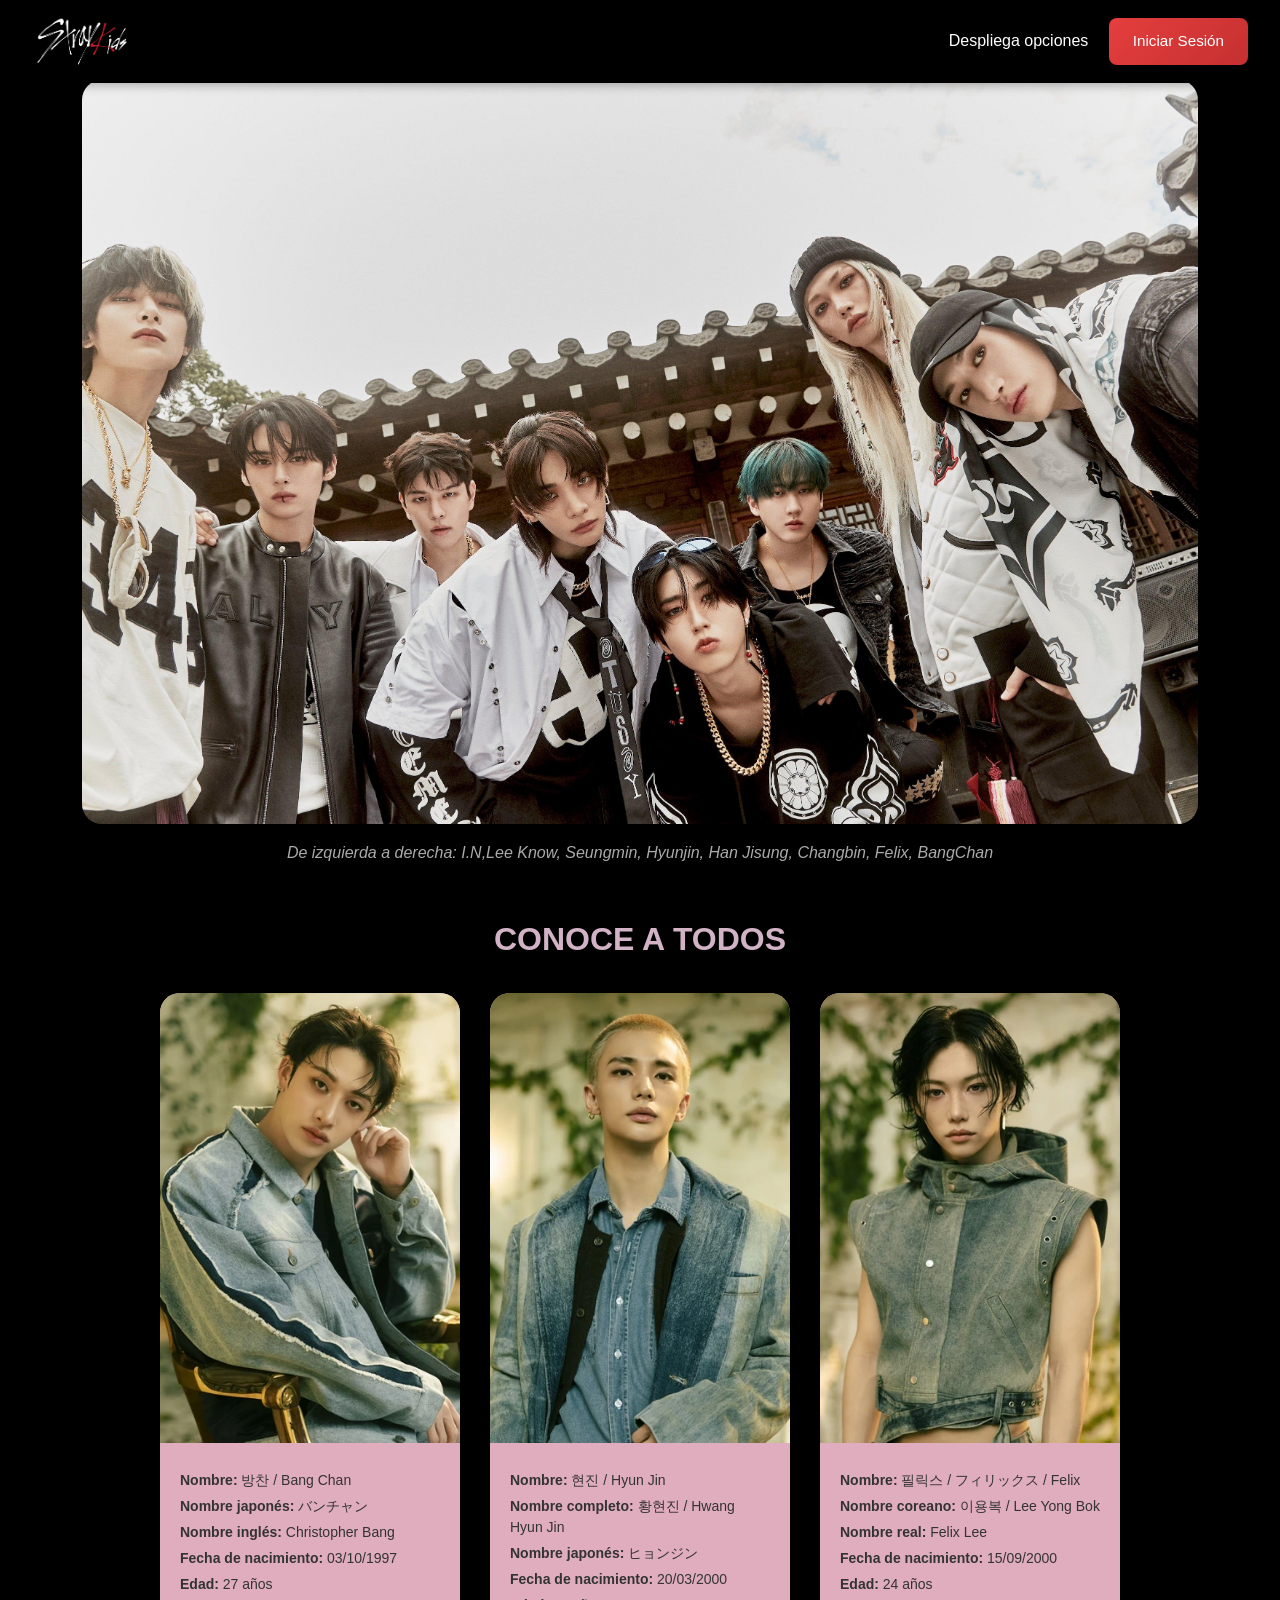
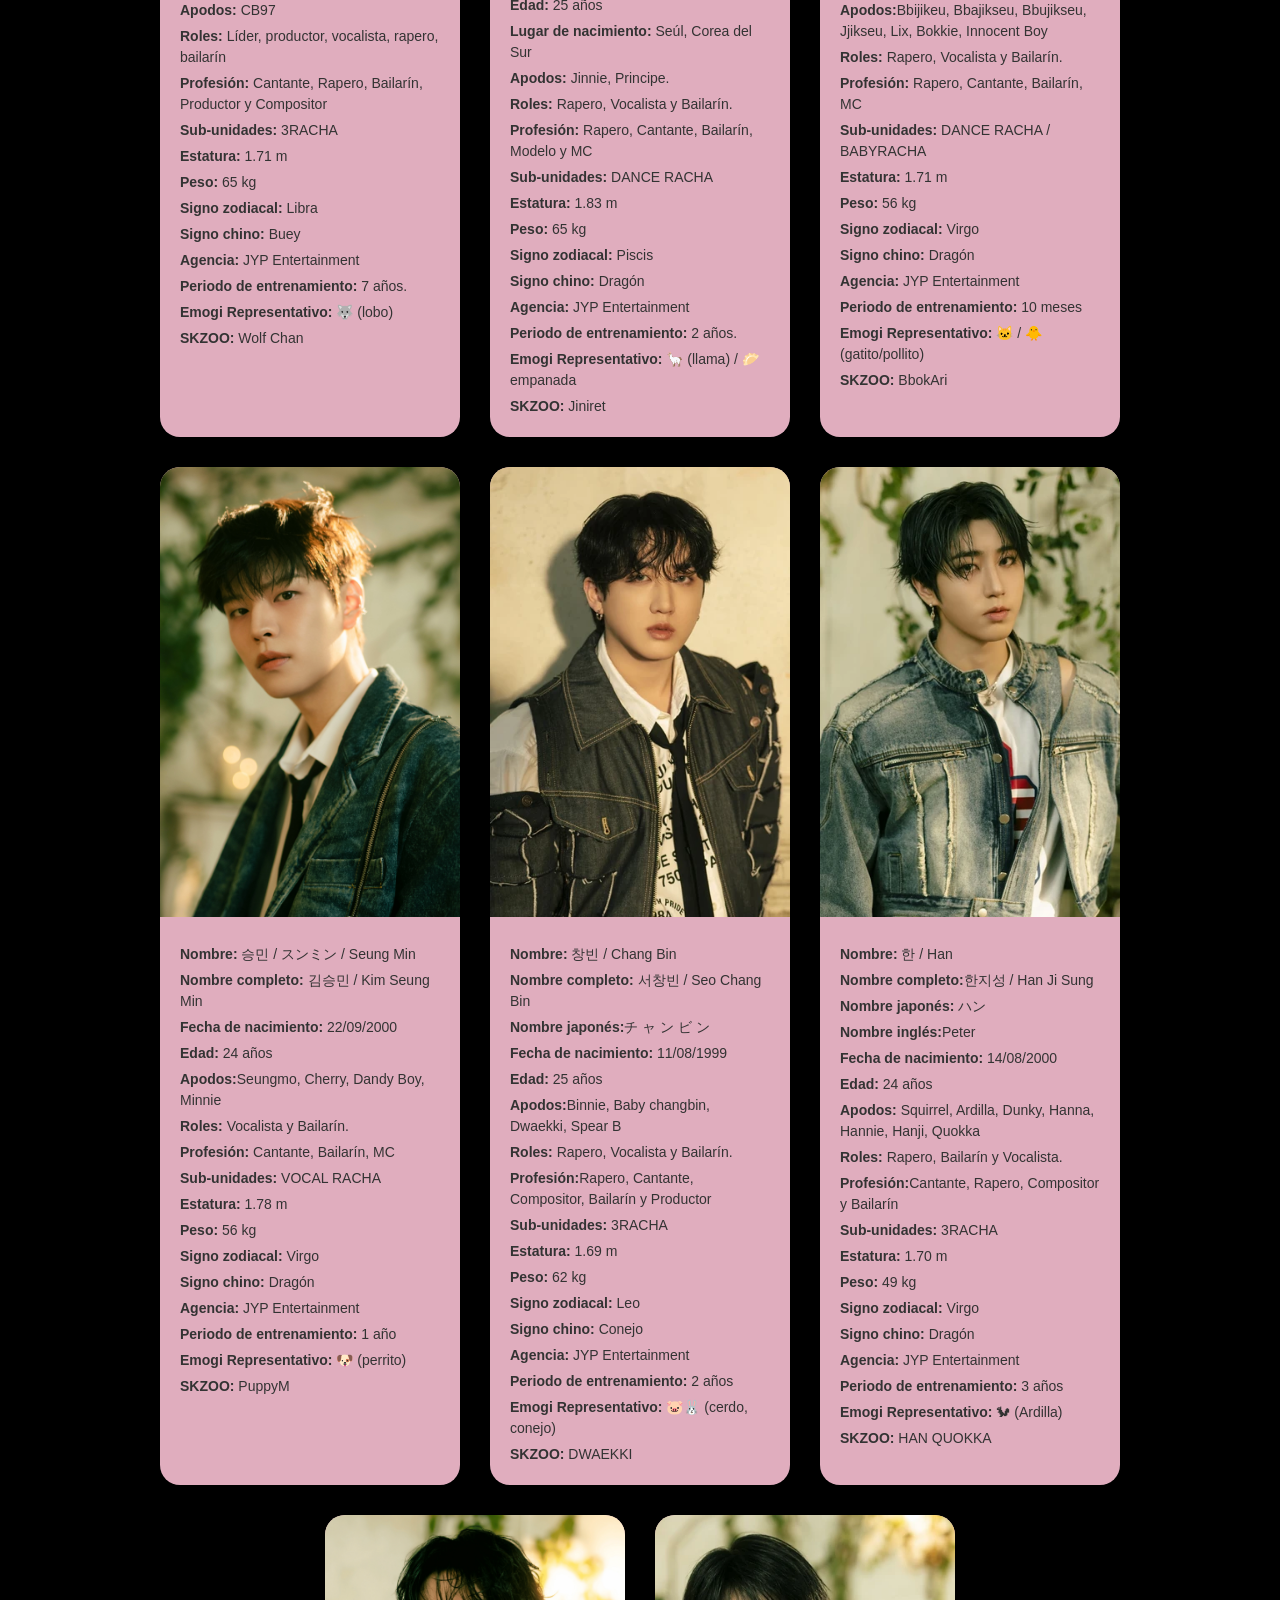
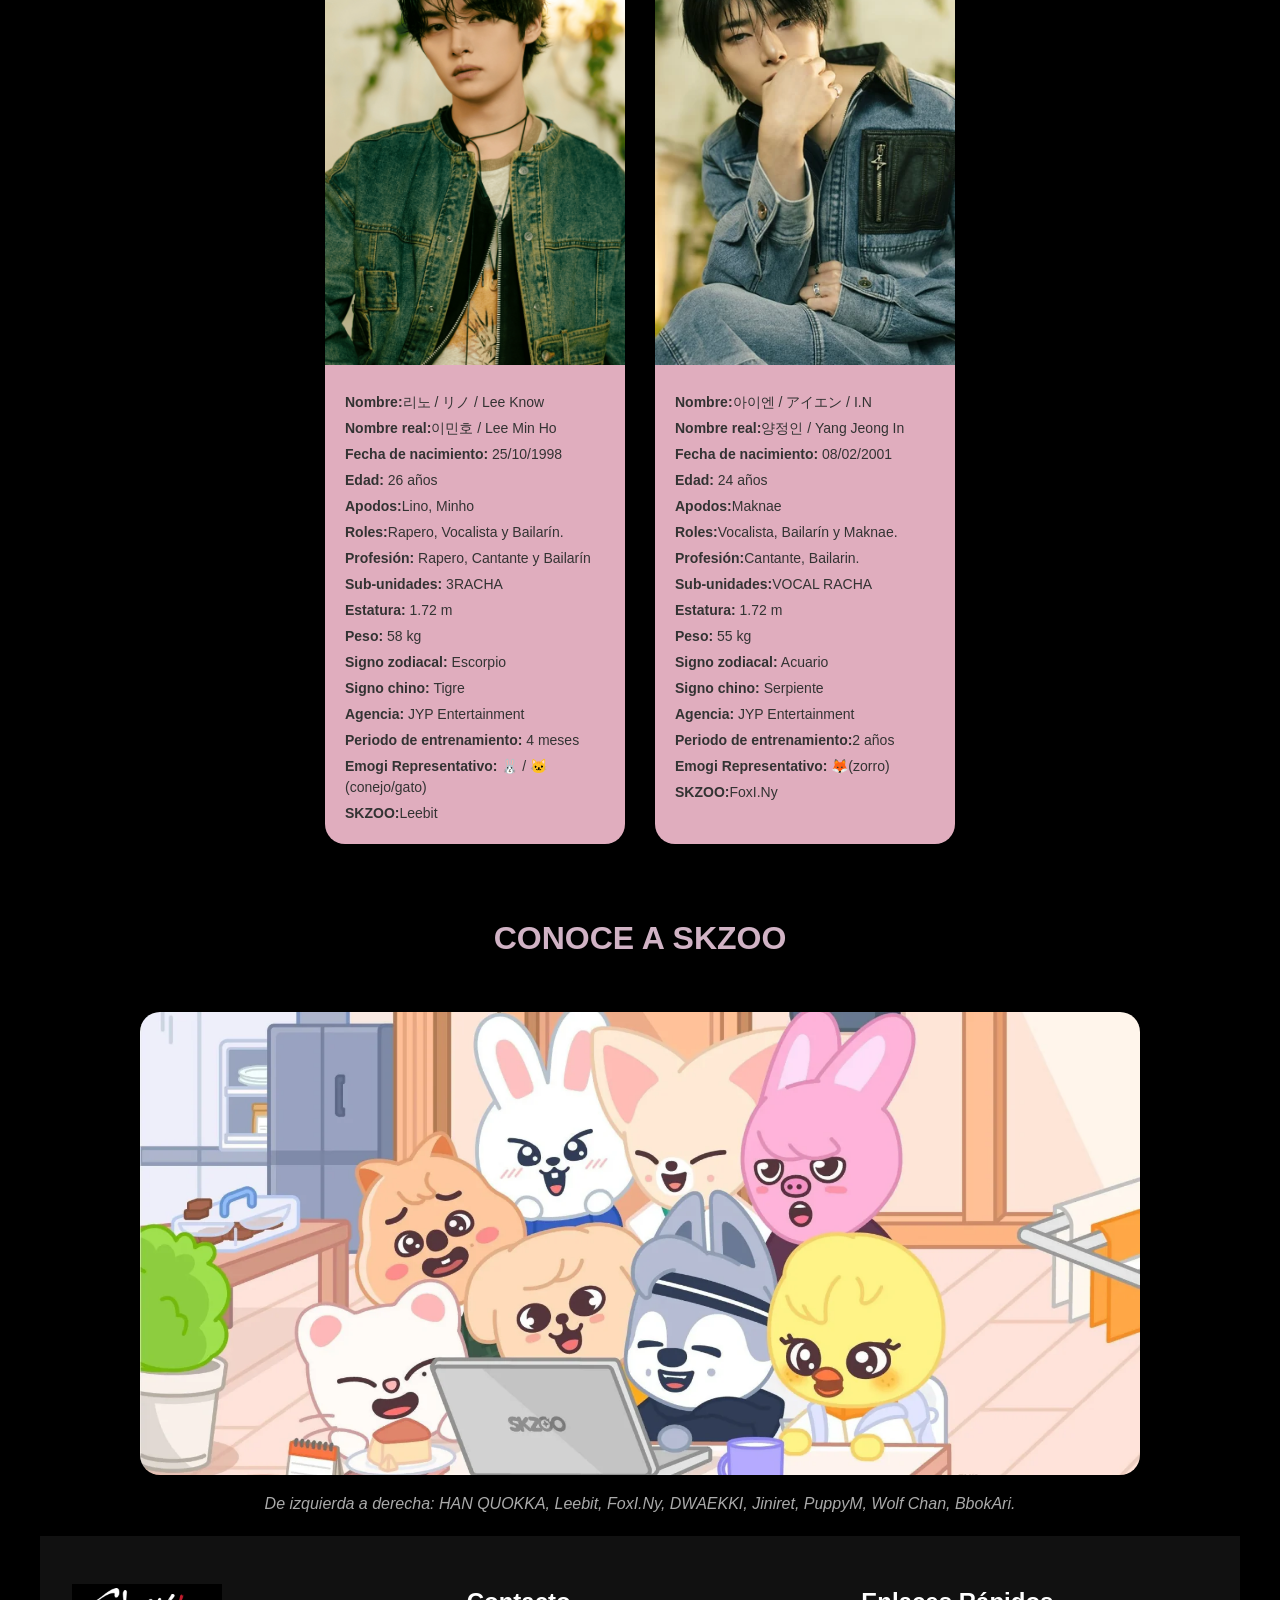
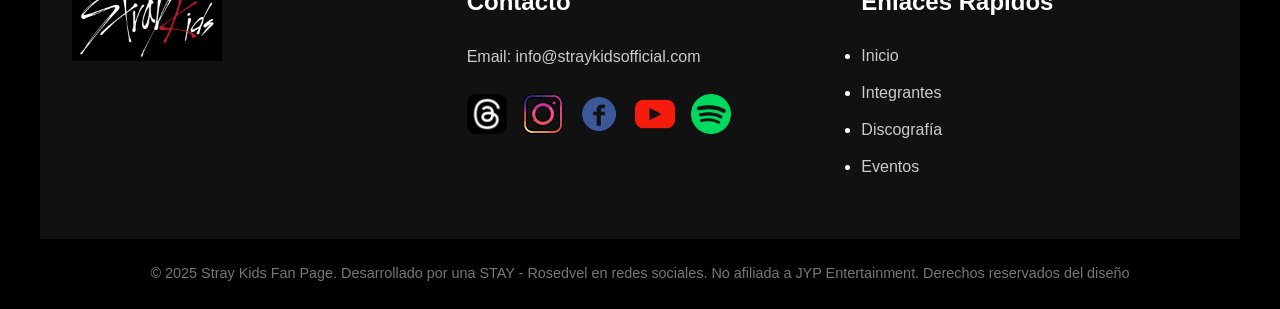
<file: html code/integrantes.html>
<!DOCTYPE html>
<html lang="es">
<head>
    <meta charset="UTF-8">
    <meta name="viewport" content="width=device-width, initial-scale=1.0">
    <title>Integrantes - Stray Kids</title>
    <link rel="stylesheet" href="../css code/footer-header.css">
    <link rel="stylesheet" href="../css code/integrantes.css">
</head>
<body>
    <!-- Header igual al home -->
    <header>
        <div class="logo"><img src="../imagenes/logoSKZ.png" alt="Logo Stray Kids"></div>
        <nav>
            <div class="desplegable">
                <button class="btnopciones">Despliega opciones</button>
                <div class="opciones">
                    <a href="../index.html">Inicio</a>
                    <a href="integrantes.html">Integrantes</a>
                    <a href="Merchandising.html">Merchandising</a>
                    <a href="Eventos.html">Eventos</a>
                    <a href="discografia.html">Discografía</a>
                    <a href="galeria.html">Galería</a>
                    <a href="trivia.html">Datos Curiosos</a>
                </div>
            </div>
            <div class="iniciarsesion">
                <a href="IniciarSesion.html">Iniciar Sesión</a>
            </div>
        </nav>
    </header>

    <main>
        <!-- Imagen grupal -->
        <section class="grupo-completo">
            <img src="../imagenes/integrantes.jpg" alt="Stray Kids Grupo Completo" class="imagen-grupo">
            <p class="nombres-miembros">De izquierda a derecha: I.N,Lee Know, Seungmin, Hyunjin, Han Jisung, Changbin, Felix, BangChan</p>
        </section>

        <!-- Título -->
        <h2 class="titulo-seccion">CONOCE A TODOS</h2>

        <!-- Tarjetas de integrantes -->
        <section class="integrantes-detalle">
            <div class="tarjeta-integrante">
                <img src="../imagenes/cris1.webp" alt="Bang Chan1" class="foto-integrante">
                <div class="info-integrante">
                    <p><strong>Nombre:</strong> 방찬 / Bang Chan </p>
                    <p><strong>Nombre japonés:</strong> バンチャン </p>
                    <p><strong>Nombre inglés:</strong> Christopher Bang</p>
                    <p><strong>Fecha de nacimiento:</strong> 03/10/1997</p>
                    <p><strong>Edad:</strong> 27 años</p>
                    <p><strong>Apodos:</strong> CB97</p>
                    <p><strong>Roles:</strong> Líder, productor, vocalista, rapero, bailarín</p>
                    <p><strong>Profesión:</strong> Cantante, Rapero, Bailarín, Productor y Compositor</p>
                    <p><strong>Sub-unidades:</strong> 3RACHA</p>
                    <p><strong>Estatura:</strong> 1.71 m</p>
                    <p><strong>Peso:</strong> 65 kg</p>
                    <p><strong>Signo zodiacal:</strong> Libra</p>
                    <p><strong>Signo chino:</strong> Buey</p>
                    <p><strong>Agencia:</strong> JYP Entertainment</p>
                    <p><strong>Periodo de entrenamiento:</strong> 7 años.</p>
                    <p><strong>Emogi Representativo:</strong> 🐺 (lobo)</p>
                    <p><strong>SKZOO:</strong> Wolf Chan</p>
                </div>
            </div>

            <div class="tarjeta-integrante">
                <img src="../imagenes/hyun1.webp" alt="Hyunjin1" class="foto-integrante">
                <div class="info-integrante">
                    <p><strong>Nombre:</strong> 현진 / Hyun Jin </p>
                    <p><strong>Nombre completo:</strong> 황현진 / Hwang Hyun Jin</p>
                    <p><strong>Nombre japonés:</strong> ヒョンジン </p>
                    <p><strong>Fecha de nacimiento:</strong> 20/03/2000</p>
                    <p><strong>Edad:</strong> 25 años</p>
                    <p><strong>Lugar de nacimiento:</strong> Seúl, Corea del Sur</p>
                    <p><strong>Apodos:</strong> Jinnie, Principe.</p>
                    <p><strong>Roles:</strong> Rapero, Vocalista y Bailarín.</p>
                    <p><strong>Profesión:</strong> Rapero, Cantante, Bailarín, Modelo y MC</p>
                    <p><strong>Sub-unidades:</strong> DANCE RACHA</p>
                    <p><strong>Estatura:</strong> 1.83 m</p>
                    <p><strong>Peso:</strong> 65 kg</p>
                    <p><strong>Signo zodiacal:</strong> Piscis</p>
                    <p><strong>Signo chino:</strong> Dragón</p>
                    <p><strong>Agencia:</strong> JYP Entertainment</p>
                    <p><strong>Periodo de entrenamiento:</strong> 2 años.</p>
                    <p><strong>Emogi Representativo:</strong> 🦙 (llama) / 🥟 empanada</p>
                    <p><strong>SKZOO:</strong> Jiniret</p>
                </div>
            </div>

            <div class="tarjeta-integrante">
                <img src="../imagenes/felix1.webp" alt="Felix1" class="foto-integrante">
                <div class="info-integrante">
                    <p><strong>Nombre:</strong> 필릭스 / フィリックス / Felix </p>
                    <p><strong>Nombre coreano:</strong> 이용복 / Lee Yong Bok </p>
                    <p><strong>Nombre real:</strong> Felix Lee</p>
                    <p><strong>Fecha de nacimiento:</strong> 15/09/2000</p>
                    <p><strong>Edad:</strong> 24 años</p>
                    <p><strong>Apodos:</strong>Bbijikeu, Bbajikseu, Bbujikseu, Jjikseu, Lix, Bokkie, Innocent Boy</p>
                    <p><strong>Roles:</strong> Rapero, Vocalista y Bailarín.</p>
                    <p><strong>Profesión:</strong> Rapero, Cantante, Bailarín, MC</p>
                    <p><strong>Sub-unidades:</strong> DANCE RACHA / BABYRACHA</p>
                    <p><strong>Estatura:</strong> 1.71 m</p>
                    <p><strong>Peso:</strong> 56 kg</p>
                    <p><strong>Signo zodiacal:</strong> Virgo</p>
                    <p><strong>Signo chino:</strong> Dragón</p>
                    <p><strong>Agencia:</strong> JYP Entertainment</p>
                    <p><strong>Periodo de entrenamiento:</strong> 10 meses</p>
                    <p><strong>Emogi Representativo:</strong> 🐱 / 🐥 (gatito/pollito)</p>
                    <p><strong>SKZOO:</strong> BbokAri</p>
                </div>
            </div>

            <div class="tarjeta-integrante">
                <img src="../imagenes/seun1.webp" alt="seun1" class="foto-integrante">
                <div class="info-integrante">
                    <p><strong>Nombre:</strong> 승민 / スンミン / Seung Min </p>
                    <p><strong>Nombre completo:</strong> 김승민 / Kim Seung Min </p>
                    <p><strong>Fecha de nacimiento:</strong> 22/09/2000</p>
                    <p><strong>Edad:</strong> 24 años</p>
                    <p><strong>Apodos:</strong>Seungmo, Cherry, Dandy Boy, Minnie</p>
                    <p><strong>Roles:</strong> Vocalista y Bailarín.</p>
                    <p><strong>Profesión:</strong> Cantante, Bailarín, MC</p>
                    <p><strong>Sub-unidades:</strong> VOCAL RACHA</p>
                    <p><strong>Estatura:</strong> 1.78 m</p>
                    <p><strong>Peso:</strong> 56 kg</p>
                    <p><strong>Signo zodiacal:</strong> Virgo</p>
                    <p><strong>Signo chino:</strong> Dragón</p>
                    <p><strong>Agencia:</strong> JYP Entertainment</p>
                    <p><strong>Periodo de entrenamiento:</strong> 1 año</p>
                    <p><strong>Emogi Representativo:</strong> 🐶 (perrito)</p>
                    <p><strong>SKZOO:</strong> PuppyM </p>
                </div>
            </div>

            <div class="tarjeta-integrante">
                <img src="../imagenes/chang1.webp" alt="chang1" class="foto-integrante">
                <div class="info-integrante">
                    <p><strong>Nombre:</strong> 창빈 / Chang Bin </p>
                    <p><strong>Nombre completo:</strong> 서창빈 / Seo Chang Bin </p>
                    <p><strong>Nombre japonés:</strong>チ ャ ン ビ ン</p>
                    <p><strong>Fecha de nacimiento:</strong> 11/08/1999</p>
                    <p><strong>Edad:</strong> 25 años</p>
                    <p><strong>Apodos:</strong>Binnie, Baby changbin, Dwaekki, Spear B</p>
                    <p><strong>Roles:</strong> Rapero, Vocalista y Bailarín.</p>
                    <p><strong>Profesión:</strong>Rapero, Cantante, Compositor, Bailarín y Productor</p>
                    <p><strong>Sub-unidades:</strong> 3RACHA</p>
                    <p><strong>Estatura:</strong> 1.69 m</p>
                    <p><strong>Peso:</strong> 62 kg</p>
                    <p><strong>Signo zodiacal:</strong> Leo</p>
                    <p><strong>Signo chino:</strong> Conejo</p>
                    <p><strong>Agencia:</strong> JYP Entertainment</p>
                    <p><strong>Periodo de entrenamiento:</strong> 2 años</p>
                    <p><strong>Emogi Representativo:</strong>  🐷🐰 (cerdo, conejo)</p>
                    <p><strong>SKZOO:</strong> DWAEKKI </p>
                </div>
            </div>

            <div class="tarjeta-integrante">
                <img src="../imagenes/han1.webp" alt="Han1" class="foto-integrante">
                <div class="info-integrante">
                    <p><strong>Nombre:</strong> 한 / Han</p>
                    <p><strong>Nombre completo:</strong>한지성 / Han Ji Sung</p>
                    <p><strong>Nombre japonés:</strong> ハン</p>
                    <p><strong>Nombre inglés:</strong>Peter</p>
                    <p><strong>Fecha de nacimiento:</strong> 14/08/2000</p>
                    <p><strong>Edad:</strong> 24 años</p>
                    <p><strong>Apodos:</strong> Squirrel, Ardilla, Dunky, Hanna, Hannie, Hanji, Quokka</p>
                    <p><strong>Roles:</strong> Rapero, Bailarín y Vocalista.</p>
                    <p><strong>Profesión:</strong>Cantante, Rapero, Compositor y Bailarín</p>
                    <p><strong>Sub-unidades:</strong> 3RACHA</p>
                    <p><strong>Estatura:</strong> 1.70 m</p>
                    <p><strong>Peso:</strong> 49 kg</p>
                    <p><strong>Signo zodiacal:</strong> Virgo</p>
                    <p><strong>Signo chino:</strong> Dragón</p>
                    <p><strong>Agencia:</strong> JYP Entertainment</p>
                    <p><strong>Periodo de entrenamiento:</strong> 3 años</p>
                    <p><strong>Emogi Representativo:</strong>  🐿 (Ardilla)</p>
                    <p><strong>SKZOO:</strong> HAN QUOKKA </p>
                </div>
            </div>
            
            <div class="tarjeta-integrante">
                <img src="../imagenes/lino1.webp" alt="Lino1" class="foto-integrante">
                <div class="info-integrante">
                    <p><strong>Nombre:</strong>리노 / リノ / Lee Know</p>
                    <p><strong>Nombre real:</strong>이민호 / Lee Min Ho</p>
                    <p><strong>Fecha de nacimiento:</strong> 25/10/1998</p>
                    <p><strong>Edad:</strong> 26 años</p>
                    <p><strong>Apodos:</strong>Lino, Minho</p>
                    <p><strong>Roles:</strong>Rapero, Vocalista y Bailarín.</p>
                    <p><strong>Profesión:</strong> Rapero, Cantante y Bailarín</p>
                    <p><strong>Sub-unidades:</strong> 3RACHA</p>
                    <p><strong>Estatura:</strong> 1.72 m</p>
                    <p><strong>Peso:</strong> 58 kg</p>
                    <p><strong>Signo zodiacal:</strong> Escorpio</p>
                    <p><strong>Signo chino:</strong> Tigre</p>
                    <p><strong>Agencia:</strong> JYP Entertainment</p>
                    <p><strong>Periodo de entrenamiento:</strong> 4 meses</p>
                    <p><strong>Emogi Representativo:</strong> 🐰 / 🐱 (conejo/gato)</p>
                    <p><strong>SKZOO:</strong>Leebit</p>
                </div>
            </div>

            <div class="tarjeta-integrante">
                <img src="../imagenes/in1.webp" alt="IN1" class="foto-integrante">
                <div class="info-integrante">
                    <p><strong>Nombre:</strong>아이엔 / アイエン / I.N</p>
                    <p><strong>Nombre real:</strong>양정인 / Yang Jeong In</p>
                    <p><strong>Fecha de nacimiento:</strong> 08/02/2001</p>
                    <p><strong>Edad:</strong> 24 años</p>
                    <p><strong>Apodos:</strong>Maknae</p>
                    <p><strong>Roles:</strong>Vocalista, Bailarín y Maknae.</p>
                    <p><strong>Profesión:</strong>Cantante, Bailarin.</p>
                    <p><strong>Sub-unidades:</strong>VOCAL RACHA</p>
                    <p><strong>Estatura:</strong> 1.72 m</p>
                    <p><strong>Peso:</strong> 55 kg</p>
                    <p><strong>Signo zodiacal:</strong> Acuario</p>
                    <p><strong>Signo chino:</strong> Serpiente</p>
                    <p><strong>Agencia:</strong> JYP Entertainment</p>
                    <p><strong>Periodo de entrenamiento:</strong>2 años</p>
                    <p><strong>Emogi Representativo:</strong> 🦊(zorro)</p>
                    <p><strong>SKZOO:</strong>FoxI.Ny</p>
                </div>
            </div>
        </section>

        <h2 class="titulo-seccion">CONOCE A SKZOO</h2>
        <!-- Imagen skzoo -->
        <section class="SKZOO">
            <img src="../imagenes/skzoo.webp" alt="skzooCompletos" class="imagen-grupo">
            <p class="nombres-miembros">De izquierda a derecha: HAN QUOKKA, Leebit, FoxI.Ny, DWAEKKI, Jiniret, PuppyM, Wolf Chan, BbokAri.</p>
        </section>
    </main>

    <!-- Footer igual al home -->
    <footer>
        <div class="footer-contenido">
            <div class="logo-footer">
                <img src="../imagenes/logoSKZ.png" alt="Logo Stray Kids">
            </div>
            <div class="contacto">
                <h3>Contacto</h3>
                <p>Email: info@straykidsofficial.com</p>
                <div class="redes-sociales">
                    <a href="https://www.threads.com/@realstraykids"><img src="../imagenes/Threads.png" alt="Threads"></a>
                    <a href="https://www.instagram.com/realstraykids"><img src="../imagenes/ig.png" alt="Instagram"></a>
                    <a href="https://www.facebook.com/JYPEStrayKids"><img src="../imagenes/fb.png" alt="Facebook"></a>
                    <a href="https://www.youtube.com/@StrayKids/featured"><img src="../imagenes/yt.png" alt="YouTube"></a>
                    <a href="https://open.spotify.com/artist/2dIgFjalVxs4ThymZ67YCE"><img src="../imagenes/spo.png" alt="Spotify"></a>
                </div>
            </div>
            <div class="enlaces-rapidos">
                    <h3>Enlaces Rápidos</h3>
                    <ul>
                        <li><a href="../index.html">Inicio</a></li>
                        <li><a href="../html code/integrantes.html">Integrantes</a></li>
                        <li><a href="../html code/Discografia.html">Discografía</a></li>
                        <li><a href="../html code/Eventos.html">Eventos</a></li>
                    </ul>
                </div>
        </div>
        <div class="copyright">
            <p>&copy; 2025 Stray Kids Fan Page. Desarrollado por una STAY - Rosedvel en redes sociales. No afiliada a JYP Entertainment. Derechos reservados del diseño</p>
        </div>
    </footer>

</body>
</html>
</file>
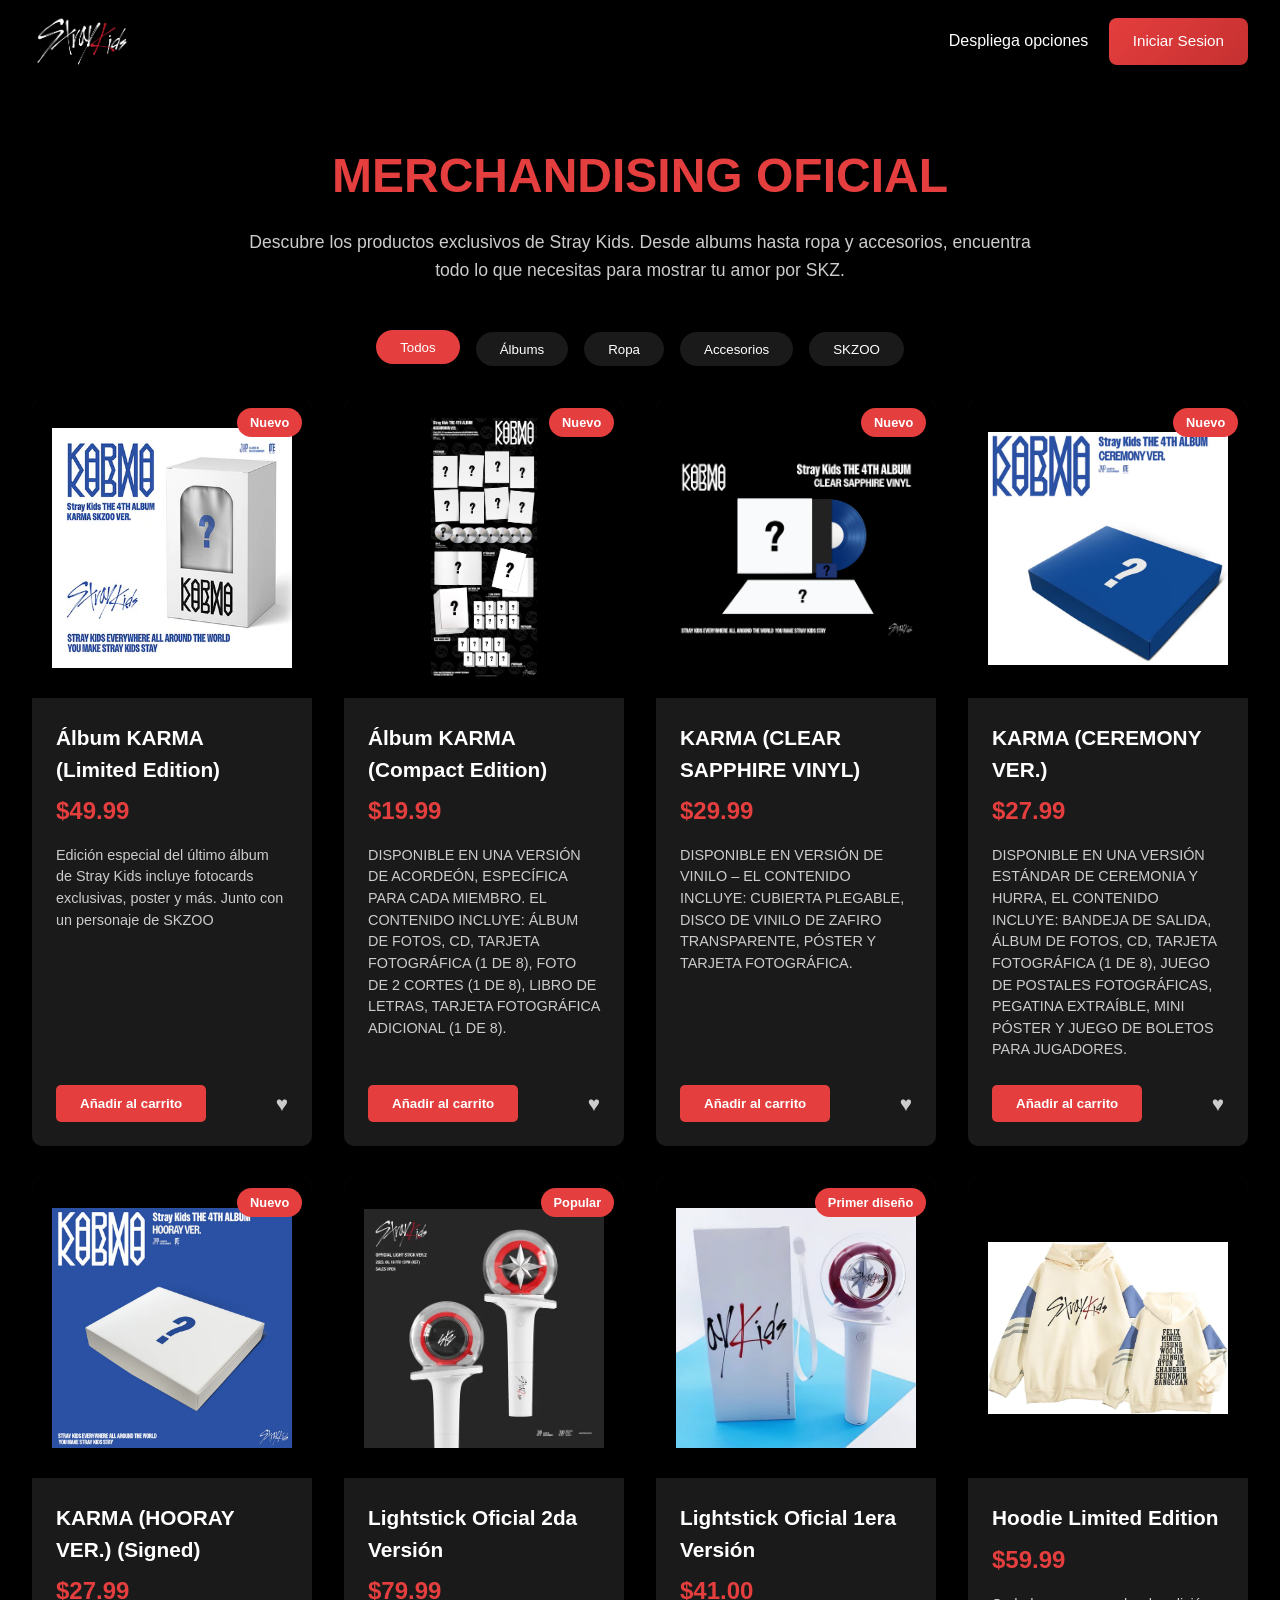
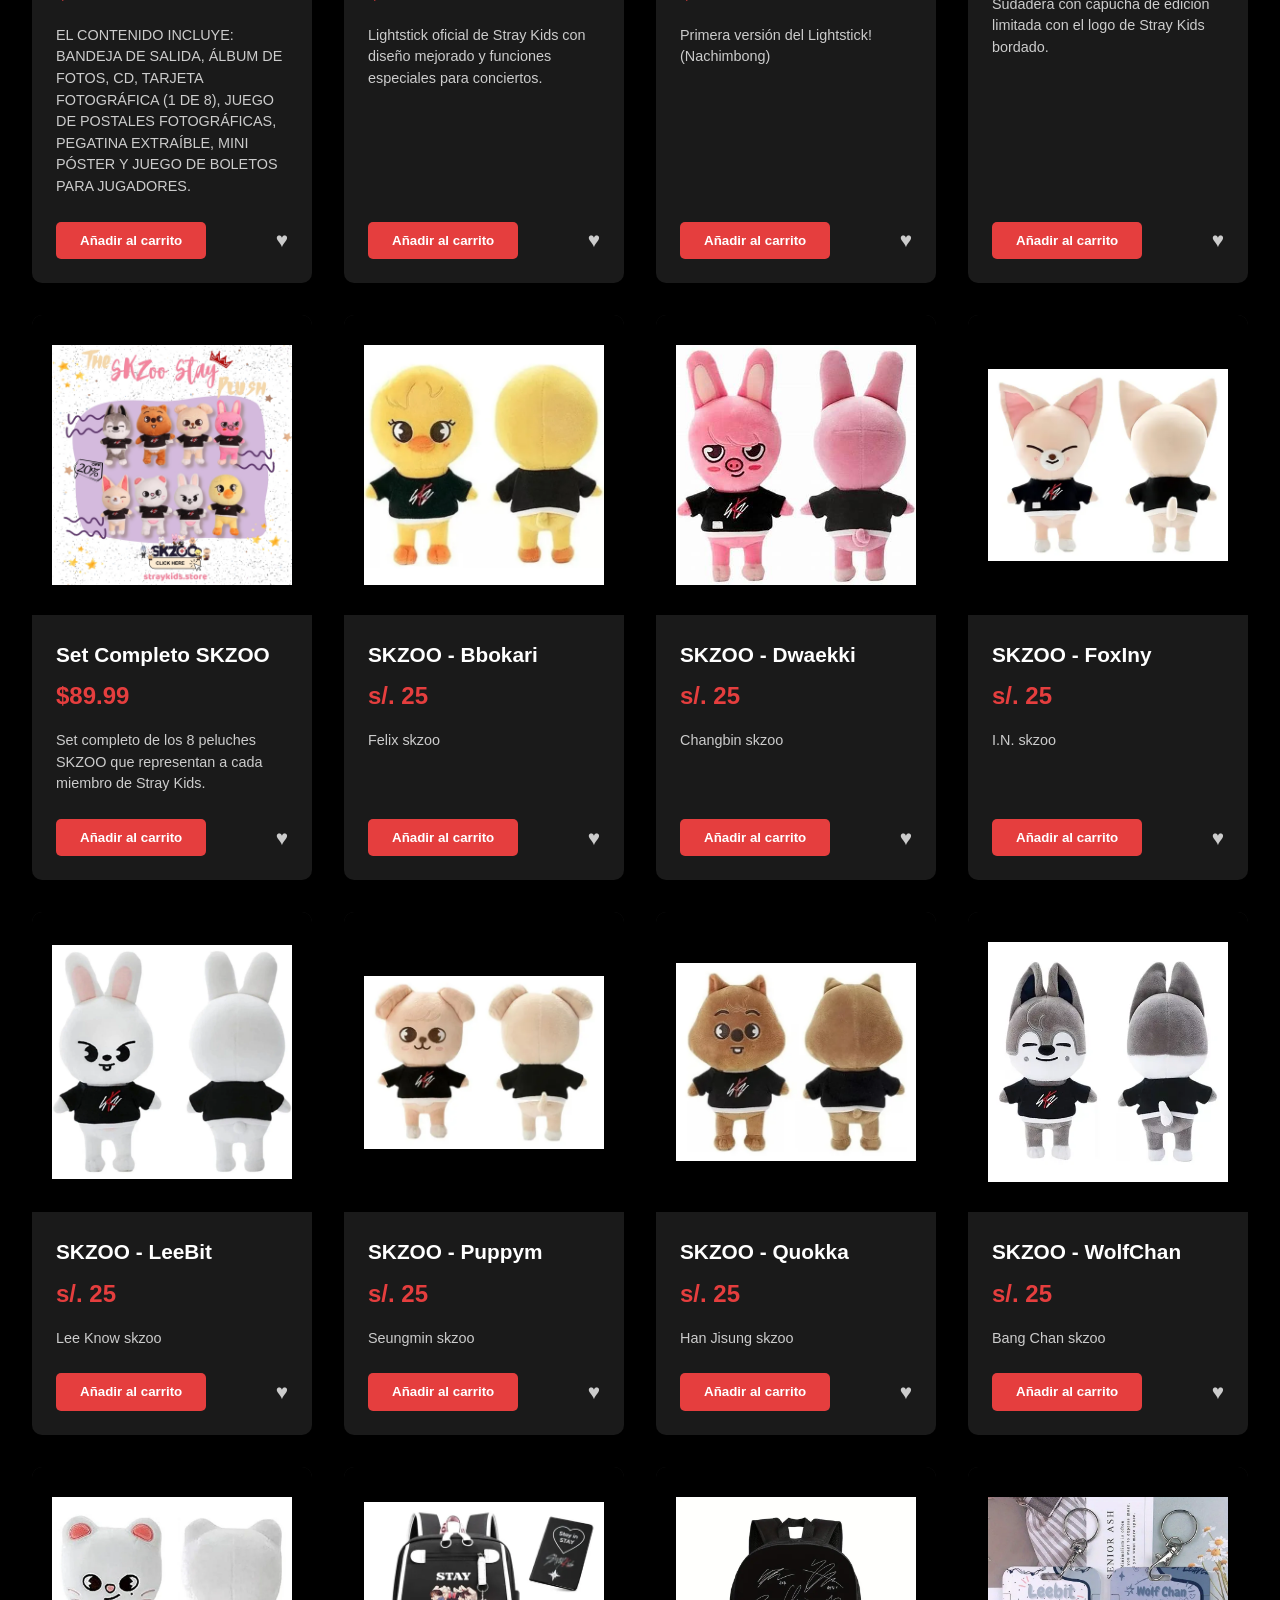
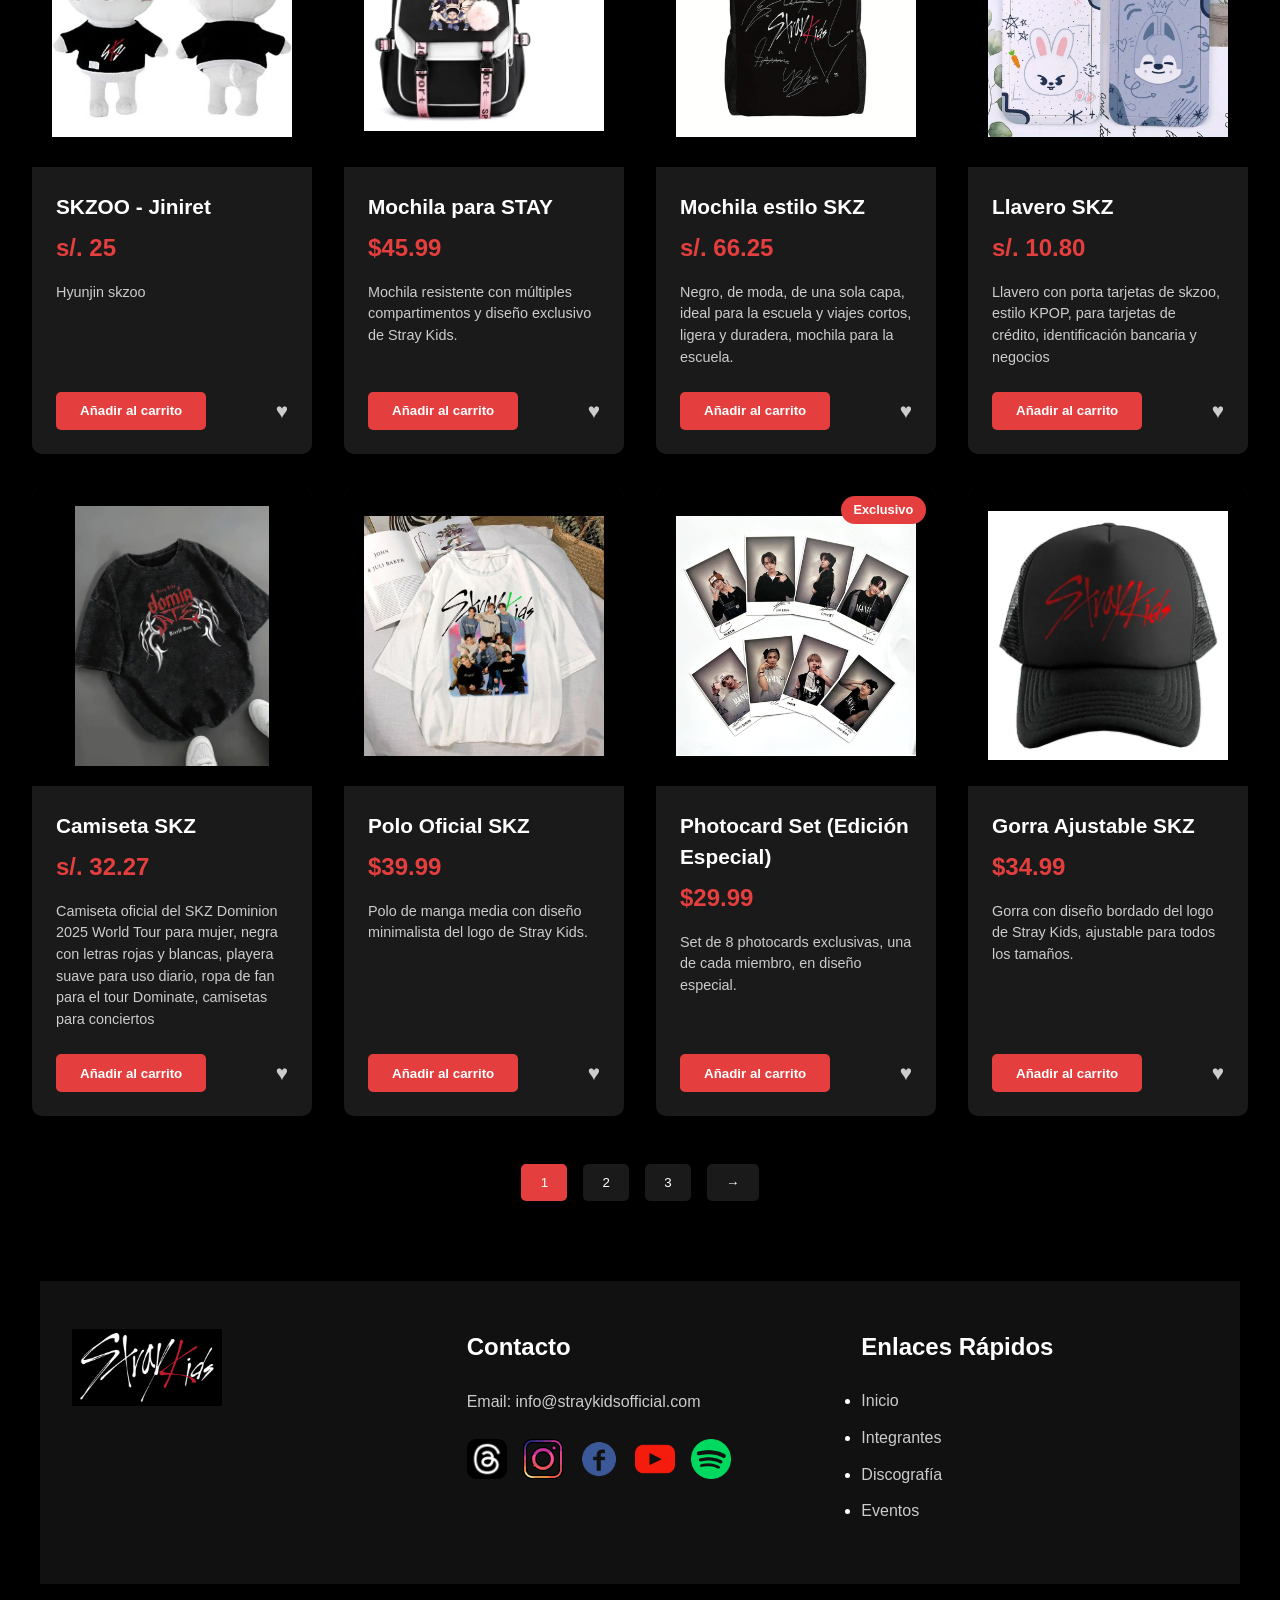
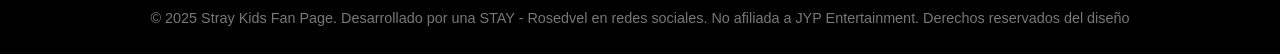
<file: html code/Merchandising.html>
<!DOCTYPE html>
<html lang="es">
    <head>
        <meta charset="UTF-8">
        <meta name="viewport" content="width=device-width, initial-scale=1.0">
        <title>Merchandising Stray Kids</title>
        <link rel="stylesheet" href="../css code/footer-header.css">
        <link rel="stylesheet" href="../css code/merch.css">
    </head>
    <body>
        <header>
            <div class="logo"><img src="../imagenes/logoSKZ.png" alt=""></div>
            <nav>
                <div class="desplegable">
                    <button class="btnopciones">Despliega opciones</button>
                    <div class="opciones">
                        <a href="../index.html">Inicio</a>
                        <a href="integrantes.html">Integrantes</a>
                        <a href="Merchandising.html">Merchandising</a>
                        <a href="Eventos.html">Eventos</a>
                        <a href="discografia.html">Discografía</a>
                        <a href="galeria.html">Galería</a>
                        <a href="trivia.html">Datos Curiosos</a>
                    </div>
                </div>    
                <div class="iniciarsesion">
                    <a href="IniciarSesion.html">Iniciar Sesion</a>
                </div>
            </nav>
        </header>

        <main class="merchandising-page">
            <div class="merch-header">
                <h1>Merchandising Oficial</h1>
                <p>Descubre los productos exclusivos de Stray Kids. Desde albums hasta ropa y accesorios, encuentra todo lo que necesitas para mostrar tu amor por SKZ.</p>
            </div>

            <div class="filter-controls">
                <button class="filter-btn active" data-filter="all">Todos</button>
                <button class="filter-btn" data-filter="albums">Álbums</button>
                <button class="filter-btn" data-filter="clothing">Ropa</button>
                <button class="filter-btn" data-filter="accessories">Accesorios</button>
                <button class="filter-btn" data-filter="skzoo">SKZOO</button>
            </div>

            <div class="merch-grid">
                <!-- Álbum KARMA -->
                <div class="merch-item" data-category="albums">
                    <div class="merch-img-container">
                        <img src="../imagenes/albumKarma.webp" alt="Álbum KARMA" class="merch-img">
                        <span class="merch-badge">Nuevo</span>
                    </div>
                    <div class="merch-info">
                        <h3 class="merch-title">Álbum KARMA (Limited Edition)</h3>
                        <div class="merch-price">$49.99</div>
                        <p class="merch-description">Edición especial del último álbum de Stray Kids incluye fotocards exclusivas, poster y más. Junto con un personaje de SKZOO</p>
                        <div class="merch-actions">
                            <button class="add-to-cart">Añadir al carrito</button>
                            <button class="wishlist-btn">♥</button>
                        </div>
                    </div>
                </div>

                <!-- Álbum KARMA Compact-->
                <div class="merch-item" data-category="albums">
                    <div class="merch-img-container">
                        <img src="../imagenes/acording.jpg" alt="Álbum KARMA compact edition" class="merch-img">
                        <span class="merch-badge">Nuevo</span>
                    </div>
                    <div class="merch-info">
                        <h3 class="merch-title">Álbum KARMA (Compact Edition)</h3>
                        <div class="merch-price">$19.99</div>
                        <p class="merch-description">DISPONIBLE EN UNA VERSIÓN DE ACORDEÓN, ESPECÍFICA PARA CADA MIEMBRO. EL CONTENIDO INCLUYE: ÁLBUM DE FOTOS, CD, TARJETA FOTOGRÁFICA (1 DE 8), FOTO DE 2 CORTES (1 DE 8), LIBRO DE LETRAS, TARJETA FOTOGRÁFICA ADICIONAL (1 DE 8).</p>
                        <div class="merch-actions">
                            <button class="add-to-cart">Añadir al carrito</button>
                            <button class="wishlist-btn">♥</button>
                        </div>
                    </div>
                </div>

                <!-- Álbum KARMA vinilo-->
                <div class="merch-item" data-category="albums">
                    <div class="merch-img-container">
                        <img src="../imagenes/karmaVINYL.webp" alt="Álbum KARMA vinil edition" class="merch-img">
                        <span class="merch-badge">Nuevo</span>
                    </div>
                    <div class="merch-info">
                        <h3 class="merch-title">KARMA (CLEAR SAPPHIRE VINYL)</h3>
                        <div class="merch-price">$29.99</div>
                        <p class="merch-description">DISPONIBLE EN VERSIÓN DE VINILO – EL CONTENIDO INCLUYE: CUBIERTA PLEGABLE, DISCO DE VINILO DE ZAFIRO TRANSPARENTE, PÓSTER Y TARJETA FOTOGRÁFICA.</p>
                        <div class="merch-actions">
                            <button class="add-to-cart">Añadir al carrito</button>
                            <button class="wishlist-btn">♥</button>
                        </div>
                    </div>
                </div>

                <!-- Álbum KARMA ceremony-->
                <div class="merch-item" data-category="albums">
                    <div class="merch-img-container">
                        <img src="../galeria/ceremony.png" alt="Álbum KARMA ceremony edition" class="merch-img">
                        <span class="merch-badge">Nuevo</span>
                    </div>
                    <div class="merch-info">
                        <h3 class="merch-title">KARMA (CEREMONY VER.)</h3>
                        <div class="merch-price">$27.99</div>
                        <p class="merch-description">DISPONIBLE EN UNA VERSIÓN ESTÁNDAR DE CEREMONIA Y HURRA, EL CONTENIDO INCLUYE: BANDEJA DE SALIDA, ÁLBUM DE FOTOS, CD, TARJETA FOTOGRÁFICA (1 DE 8), JUEGO DE POSTALES FOTOGRÁFICAS, PEGATINA EXTRAÍBLE, MINI PÓSTER Y JUEGO DE BOLETOS PARA JUGADORES.</p>
                        <div class="merch-actions">
                            <button class="add-to-cart">Añadir al carrito</button>
                            <button class="wishlist-btn">♥</button>
                        </div>
                    </div>
                </div>

                <!-- Álbum KARMA hooray-->
                <div class="merch-item" data-category="albums">
                    <div class="merch-img-container">
                        <img src="../imagenes/hoorary.png" alt="Álbum KARMA hooray edition" class="merch-img">
                        <span class="merch-badge">Nuevo</span>
                    </div>
                    <div class="merch-info">
                        <h3 class="merch-title">KARMA (HOORAY VER.) (Signed)</h3>
                        <div class="merch-price">$27.99</div>
                        <p class="merch-description">EL CONTENIDO INCLUYE: BANDEJA DE SALIDA, ÁLBUM DE FOTOS, CD, TARJETA FOTOGRÁFICA (1 DE 8), JUEGO DE POSTALES FOTOGRÁFICAS, PEGATINA EXTRAÍBLE, MINI PÓSTER Y JUEGO DE BOLETOS PARA JUGADORES.</p>
                        <div class="merch-actions">
                            <button class="add-to-cart">Añadir al carrito</button>
                            <button class="wishlist-btn">♥</button>
                        </div>
                    </div>
                </div>
                <!-- Lightstick ver2-->
                <div class="merch-item" data-category="accessories">
                    <div class="merch-img-container">
                        <img src="../imagenes/lighstick.webp" alt="Lightstick Oficial" class="merch-img">
                        <span class="merch-badge">Popular</span>
                    </div>
                    <div class="merch-info">
                        <h3 class="merch-title">Lightstick Oficial 2da Versión</h3>
                        <div class="merch-price">$79.99</div>
                        <p class="merch-description">Lightstick oficial de Stray Kids con diseño mejorado y funciones especiales para conciertos.</p>
                        <div class="merch-actions">
                            <button class="add-to-cart">Añadir al carrito</button>
                            <button class="wishlist-btn">♥</button>
                        </div>
                    </div>
                </div>

                <!-- Lightstick ver1 -->
                <div class="merch-item" data-category="accessories">
                    <div class="merch-img-container">
                        <img src="../galeria/skzver1.webp" alt="Lightstick Oficial" class="merch-img">
                        <span class="merch-badge">Primer diseño</span>
                    </div>
                    <div class="merch-info">
                        <h3 class="merch-title">Lightstick Oficial 1era Versión</h3>
                        <div class="merch-price">$41.00</div>
                        <p class="merch-description">Primera versión del Lightstick! (Nachimbong)</p>
                        <div class="merch-actions">
                            <button class="add-to-cart">Añadir al carrito</button>
                            <button class="wishlist-btn">♥</button>
                        </div>
                    </div>
                </div>

                <!-- Hoodie -->
                <div class="merch-item" data-category="clothing">
                    <div class="merch-img-container">
                        <img src="../imagenes/hoddie.jpg" alt="Hoodie Limited Edition" class="merch-img">
                    </div>
                    <div class="merch-info">
                        <h3 class="merch-title">Hoodie Limited Edition</h3>
                        <div class="merch-price">$59.99</div>
                        <p class="merch-description">Sudadera con capucha de edición limitada con el logo de Stray Kids bordado.</p>
                        <div class="merch-actions">
                            <button class="add-to-cart">Añadir al carrito</button>
                            <button class="wishlist-btn">♥</button>
                        </div>
                    </div>
                </div>

                <!-- SKZOO Peluches -->
                <div class="merch-item" data-category="skzoo">
                    <div class="merch-img-container">
                        <img src="../imagenes/peluches.jpg" alt="SKZOO Peluches" class="merch-img">
                    </div>
                    <div class="merch-info">
                        <h3 class="merch-title">Set Completo SKZOO</h3>
                        <div class="merch-price">$89.99</div>
                        <p class="merch-description">Set completo de los 8 peluches SKZOO que representan a cada miembro de Stray Kids.</p>
                        <div class="merch-actions">
                            <button class="add-to-cart">Añadir al carrito</button>
                            <button class="wishlist-btn">♥</button>
                        </div>
                    </div>
                </div>

                <!-- Peluches -->
                <div class="merch-item" data-category="skzoo">
                    <div class="merch-img-container">
                        <img src="../galeria/skzoo-bbokari.webp" alt="SKZOO Peluches" class="merch-img">
                    </div>
                    <div class="merch-info">
                        <h3 class="merch-title">SKZOO - Bbokari</h3>
                        <div class="merch-price">s/. 25</div>
                        <p class="merch-description">Felix skzoo</p>
                        <div class="merch-actions">
                            <button class="add-to-cart">Añadir al carrito</button>
                            <button class="wishlist-btn">♥</button>
                        </div>
                    </div>
                </div>

                <div class="merch-item" data-category="skzoo">
                    <div class="merch-img-container">
                        <img src="../galeria/skzoo-dwaekkki.jpg" alt="SKZOO Peluches" class="merch-img">
                    </div>
                    <div class="merch-info">
                        <h3 class="merch-title">SKZOO - Dwaekki</h3>
                        <div class="merch-price">s/. 25</div>
                        <p class="merch-description">Changbin skzoo</p>
                        <div class="merch-actions">
                            <button class="add-to-cart">Añadir al carrito</button>
                            <button class="wishlist-btn">♥</button>
                        </div>
                    </div>
                </div>

                <div class="merch-item" data-category="skzoo">
                    <div class="merch-img-container">
                        <img src="../galeria/skzoo-foxiny.webp" alt="SKZOO Peluches" class="merch-img">
                    </div>
                    <div class="merch-info">
                        <h3 class="merch-title">SKZOO - FoxIny</h3>
                        <div class="merch-price">s/. 25</div>
                        <p class="merch-description">I.N. skzoo</p>
                        <div class="merch-actions">
                            <button class="add-to-cart">Añadir al carrito</button>
                            <button class="wishlist-btn">♥</button>
                        </div>
                    </div>
                </div>

                <div class="merch-item" data-category="skzoo">
                    <div class="merch-img-container">
                        <img src="../galeria/skzoo-leebit.webp" alt="SKZOO Peluches" class="merch-img">
                    </div>
                    <div class="merch-info">
                        <h3 class="merch-title">SKZOO - LeeBit</h3>
                        <div class="merch-price">s/. 25</div>
                        <p class="merch-description">Lee Know skzoo</p>
                        <div class="merch-actions">
                            <button class="add-to-cart">Añadir al carrito</button>
                            <button class="wishlist-btn">♥</button>
                        </div>
                    </div>
                </div>

                <div class="merch-item" data-category="skzoo">
                    <div class="merch-img-container">
                        <img src="../galeria/skzoo-puppym.webp" alt="SKZOO Peluches" class="merch-img">
                    </div>
                    <div class="merch-info">
                        <h3 class="merch-title">SKZOO - Puppym</h3>
                        <div class="merch-price">s/. 25</div>
                        <p class="merch-description">Seungmin skzoo</p>
                        <div class="merch-actions">
                            <button class="add-to-cart">Añadir al carrito</button>
                            <button class="wishlist-btn">♥</button>
                        </div>
                    </div>
                </div>

                <div class="merch-item" data-category="skzoo">
                    <div class="merch-img-container">
                        <img src="../galeria/skzoo-qquoka.webp" alt="SKZOO Peluches" class="merch-img">
                    </div>
                    <div class="merch-info">
                        <h3 class="merch-title">SKZOO - Quokka</h3>
                        <div class="merch-price">s/. 25</div>
                        <p class="merch-description">Han Jisung skzoo</p>
                        <div class="merch-actions">
                            <button class="add-to-cart">Añadir al carrito</button>
                            <button class="wishlist-btn">♥</button>
                        </div>
                    </div>
                </div>

                <div class="merch-item" data-category="skzoo">
                    <div class="merch-img-container">
                        <img src="../galeria/skzoo-wolfchan.webp" alt="SKZOO Peluches" class="merch-img">
                    </div>
                    <div class="merch-info">
                        <h3 class="merch-title">SKZOO - WolfChan</h3>
                        <div class="merch-price">s/. 25</div>
                        <p class="merch-description">Bang Chan skzoo</p>
                        <div class="merch-actions">
                            <button class="add-to-cart">Añadir al carrito</button>
                            <button class="wishlist-btn">♥</button>
                        </div>
                    </div>
                </div>

                <div class="merch-item" data-category="skzoo">
                    <div class="merch-img-container">
                        <img src="../galeria/jiniret.webp" alt="SKZOO Peluches" class="merch-img">
                    </div>
                    <div class="merch-info">
                        <h3 class="merch-title">SKZOO - Jiniret</h3>
                        <div class="merch-price">s/. 25</div>
                        <p class="merch-description">Hyunjin skzoo</p>
                        <div class="merch-actions">
                            <button class="add-to-cart">Añadir al carrito</button>
                            <button class="wishlist-btn">♥</button>
                        </div>
                    </div>
                </div>

                <!-- Mochila -->
                <div class="merch-item" data-category="accessories">
                    <div class="merch-img-container">
                        <img src="../imagenes/mochila.webp" alt="Mochila SKZ" class="merch-img">
                    </div>
                    <div class="merch-info">
                        <h3 class="merch-title">Mochila para STAY</h3>
                        <div class="merch-price">$45.99</div>
                        <p class="merch-description">Mochila resistente con múltiples compartimentos y diseño exclusivo de Stray Kids.</p>
                        <div class="merch-actions">
                            <button class="add-to-cart">Añadir al carrito</button>
                            <button class="wishlist-btn">♥</button>
                        </div>
                    </div>
                </div>

                <div class="merch-item" data-category="accessories">
                    <div class="merch-img-container">
                        <img src="../galeria/mochila.webp" alt="Mochila SKZ" class="merch-img">
                    </div>
                    <div class="merch-info">
                        <h3 class="merch-title">Mochila estilo SKZ</h3>
                        <div class="merch-price">s/. 66.25</div>
                        <p class="merch-description">Negro, de moda, de una sola capa, ideal para la escuela y viajes cortos, ligera y duradera, mochila para la escuela.</p>
                        <div class="merch-actions">
                            <button class="add-to-cart">Añadir al carrito</button>
                            <button class="wishlist-btn">♥</button>
                        </div>
                    </div>
                </div>
                <!-- Llavero -->
                <div class="merch-item" data-category="accessories">
                    <div class="merch-img-container">
                        <img src="../galeria/llavero.webp" alt="Llavero SKZ" class="merch-img">
                    </div>
                    <div class="merch-info">
                        <h3 class="merch-title">Llavero SKZ</h3>
                        <div class="merch-price">s/. 10.80</div>
                        <p class="merch-description">Llavero con porta tarjetas de skzoo, estilo KPOP, para tarjetas de crédito, identificación bancaria y negocios</p>
                        <div class="merch-actions">
                            <button class="add-to-cart">Añadir al carrito</button>
                            <button class="wishlist-btn">♥</button>
                        </div>
                    </div>
                </div>

                <div class="merch-item" data-category="clothing">
                    <div class="merch-img-container">
                        <img src="../galeria/polo.webp" alt="camiseta SKZ" class="merch-img">
                    </div>
                    <div class="merch-info">
                        <h3 class="merch-title">Camiseta SKZ</h3>
                        <div class="merch-price">s/. 32.27</div>
                        <p class="merch-description">Camiseta oficial del SKZ Dominion 2025 World Tour para mujer, negra con letras rojas y blancas, playera suave para uso diario, ropa de fan para el tour Dominate, camisetas para conciertos</p>
                        <div class="merch-actions">
                            <button class="add-to-cart">Añadir al carrito</button>
                            <button class="wishlist-btn">♥</button>
                        </div>
                    </div>
                </div>

                <!-- Polo -->
                <div class="merch-item" data-category="clothing">
                    <div class="merch-img-container">
                        <img src="../imagenes/polo.jpg" alt="Polo SKZ" class="merch-img">
                    </div>
                    <div class="merch-info">
                        <h3 class="merch-title">Polo Oficial SKZ</h3>
                        <div class="merch-price">$39.99</div>
                        <p class="merch-description">Polo de manga media con diseño minimalista del logo de Stray Kids.</p>
                        <div class="merch-actions">
                            <button class="add-to-cart">Añadir al carrito</button>
                            <button class="wishlist-btn">♥</button>
                        </div>
                    </div>
                </div>

                <!-- Photocard Set -->
                <div class="merch-item" data-category="albums">
                    <div class="merch-img-container">
                        <img src="../imagenes/photocard.jpg" alt="Photocard Set" class="merch-img">
                        <span class="merch-badge">Exclusivo</span>
                    </div>
                    <div class="merch-info">
                        <h3 class="merch-title">Photocard Set (Edición Especial)</h3>
                        <div class="merch-price">$29.99</div>
                        <p class="merch-description">Set de 8 photocards exclusivas, una de cada miembro, en diseño especial.</p>
                        <div class="merch-actions">
                            <button class="add-to-cart">Añadir al carrito</button>
                            <button class="wishlist-btn">♥</button>
                        </div>
                    </div>
                </div>

                <!-- Gorra -->
                <div class="merch-item" data-category="accessories">
                    <div class="merch-img-container">
                        <img src="../imagenes/gorra.webp" alt="Gorra SKZ" class="merch-img">
                    </div>
                    <div class="merch-info">
                        <h3 class="merch-title">Gorra Ajustable SKZ</h3>
                        <div class="merch-price">$34.99</div>
                        <p class="merch-description">Gorra con diseño bordado del logo de Stray Kids, ajustable para todos los tamaños.</p>
                        <div class="merch-actions">
                            <button class="add-to-cart">Añadir al carrito</button>
                            <button class="wishlist-btn">♥</button>
                        </div>
                    </div>
                </div>
            </div>

            <div class="pagination">
                <button class="page-btn active">1</button>
                <button class="page-btn">2</button>
                <button class="page-btn">3</button>
                <button class="page-btn">→</button>
            </div>
        </main>

        <footer>
            <div class="footer-contenido">
                <div class="logo-footer">
                    <img src="../imagenes/logoSKZ.png" alt="Logo Stray Kids">
                </div>
                <div class="contacto">
                    <h3>Contacto</h3>
                    <p>Email: info@straykidsofficial.com</p>
                    <div class="redes-sociales">
                        <a href="https://www.threads.com/@realstraykids?xmt=AQF0gGJm0coVU-Q9FoyYOBZ4kqvuX8Yax1P5SqUuttgyUnU"><img src="../imagenes/Threads.png" alt="Threads"></a>
                        <a href="https://www.instagram.com/realstraykids"><img src="../imagenes/ig.png" alt="Instagram"></a>
                        <a href="https://www.facebook.com/JYPEStrayKids"><img src="../imagenes/fb.png" alt="Facebook"></a>
                        <a href="https://www.youtube.com/@StrayKids/featured"><img src="../imagenes/yt.png" alt="YouTube"></a>
                        <a href="https://open.spotify.com/intl-es/artist/2dIgFjalVxs4ThymZ67YCE?si=RgMIax0sRGuZZaEQOy5kSQ"><img src="../imagenes/spo.png" alt="Spotify"></a>
                    </div>
                </div>
                <div class="enlaces-rapidos">
                    <h3>Enlaces Rápidos</h3>
                    <ul>
                        <li><a href="../index.html">Inicio</a></li>
                        <li><a href="../html code/integrantes.html">Integrantes</a></li>
                        <li><a href="../html code/Discografia.html">Discografía</a></li>
                        <li><a href="../html code/Eventos.html">Eventos</a></li>
                    </ul>
                </div>
            </div>
            <div class="copyright">
                <p>&copy; 2025 Stray Kids Fan Page. Desarrollado por una STAY - Rosedvel en redes sociales. No afiliada a JYP Entertainment. Derechos reservados del diseño</p>
            </div>
        </footer>

        <script src="../js script code/merch.js"></script>
    </body>
</html>
</file>
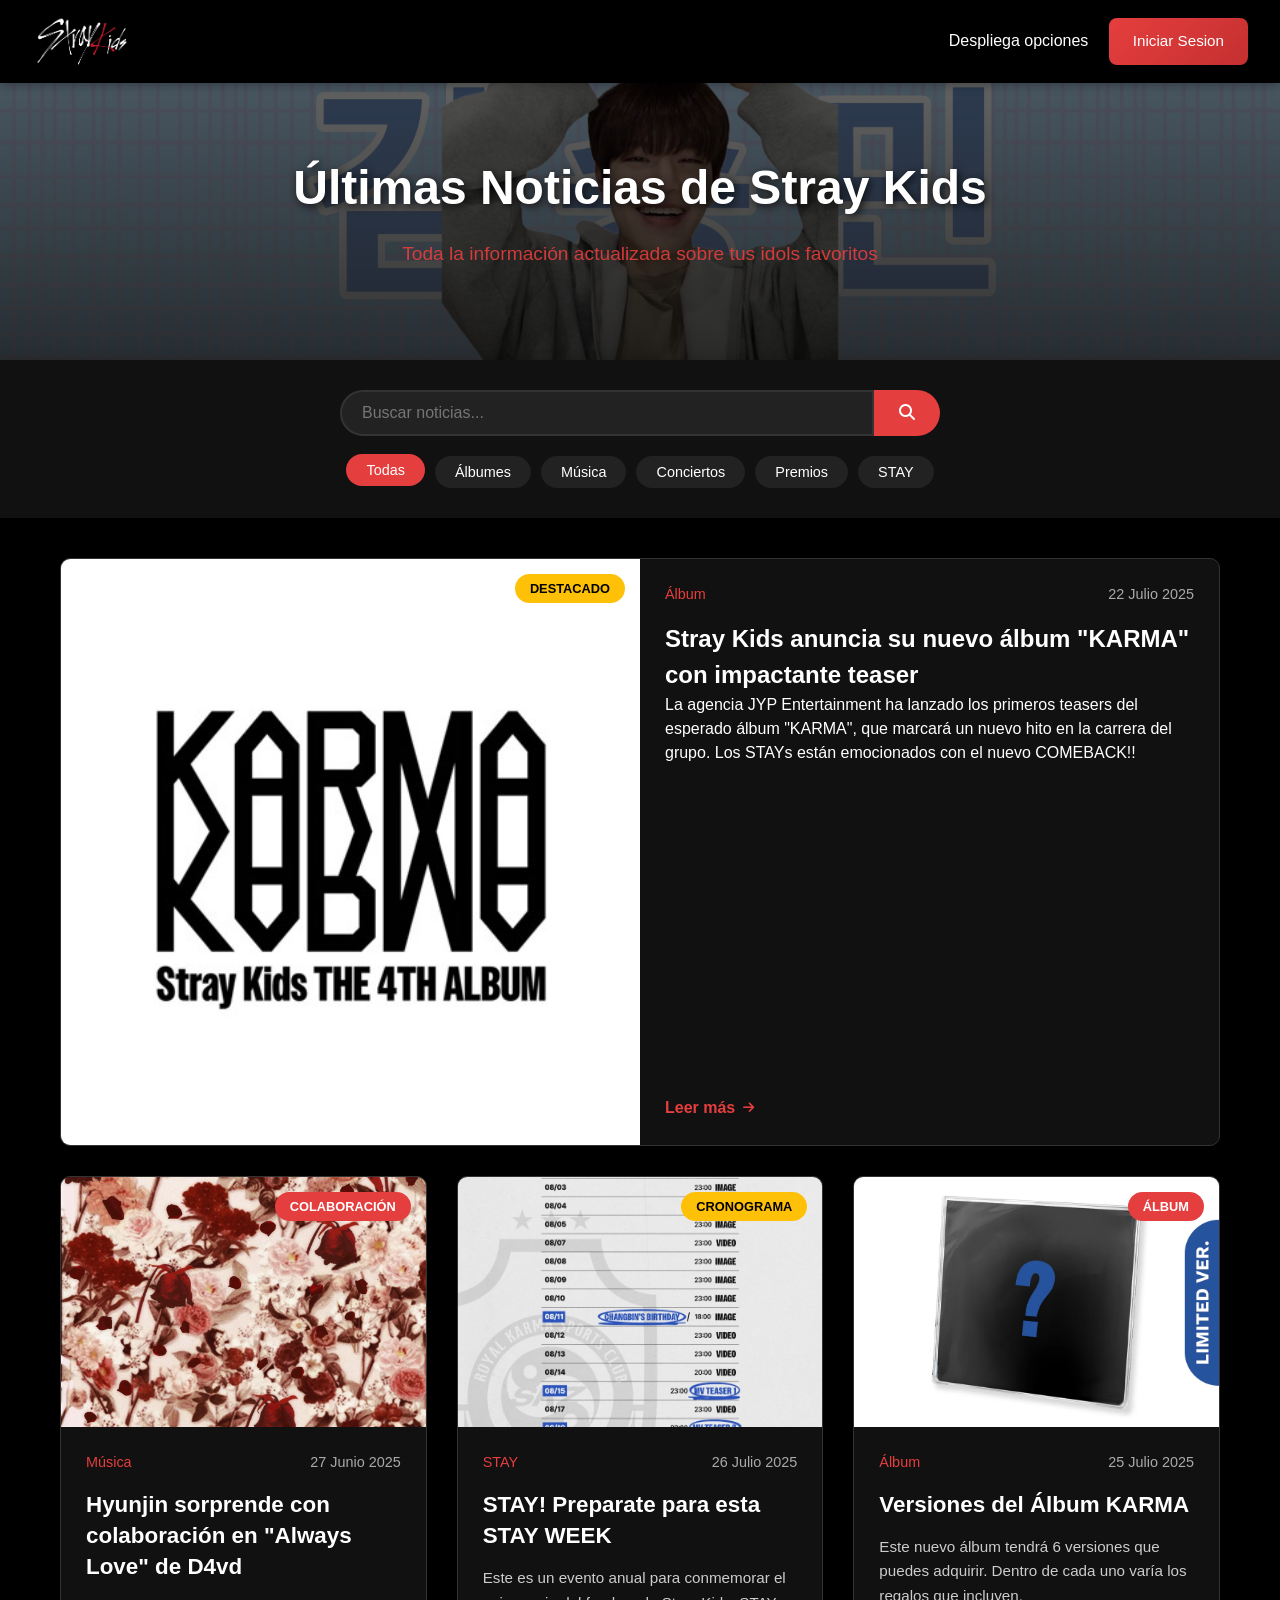
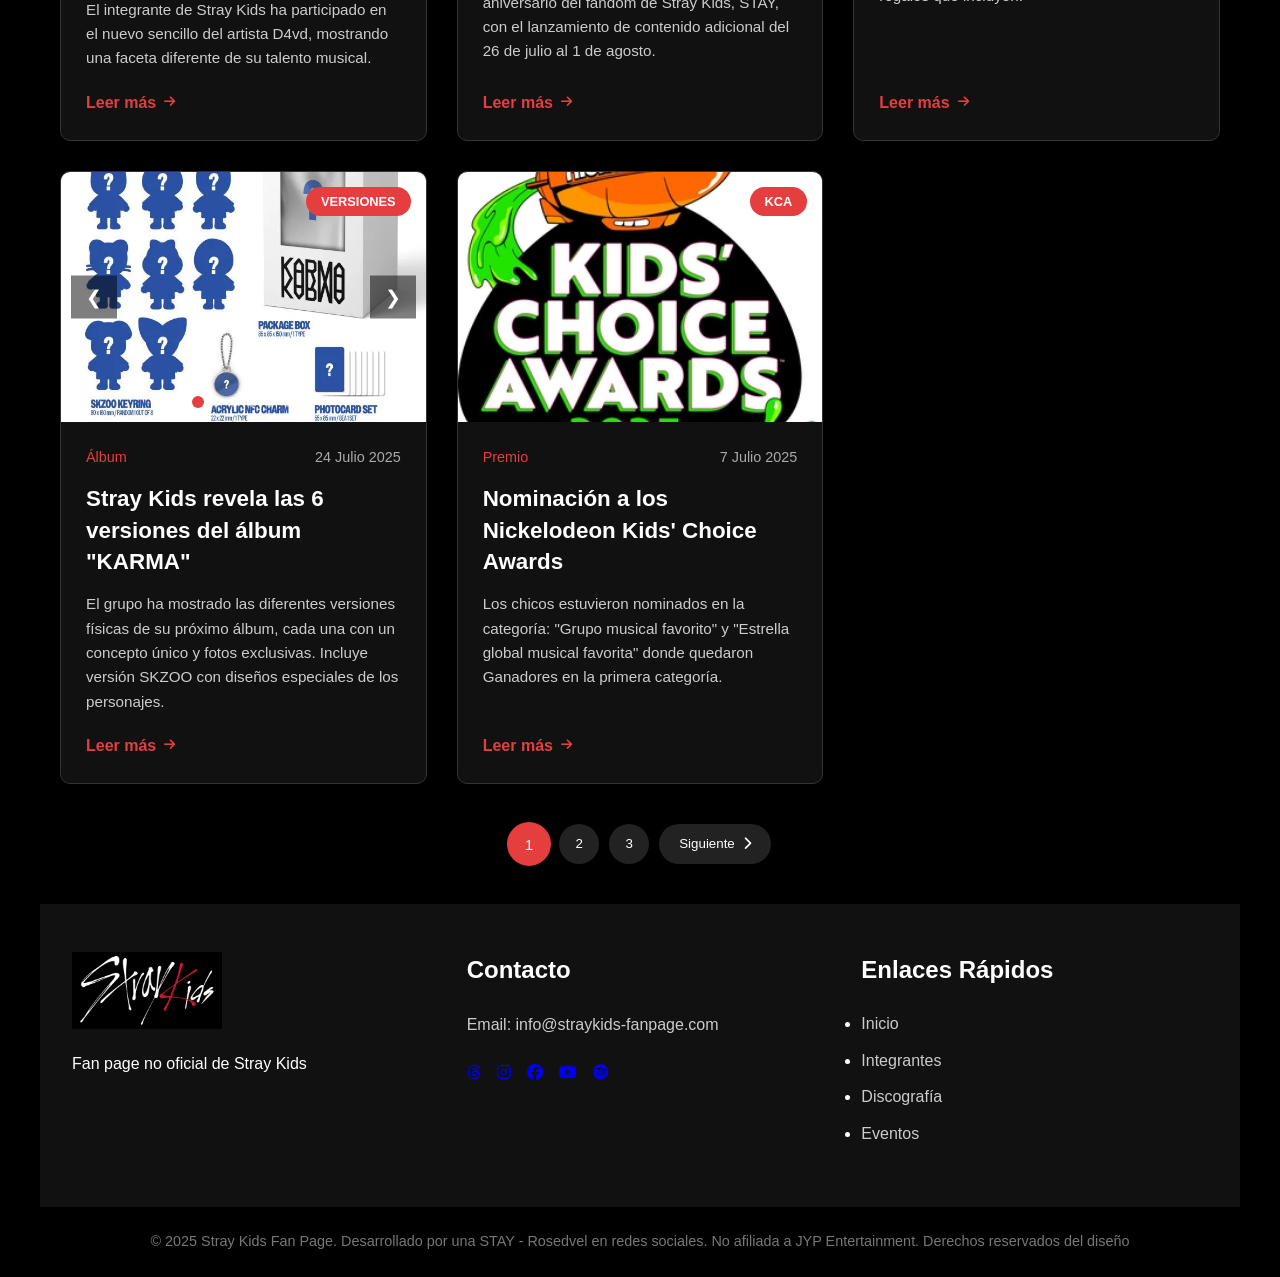
<file: html code/noticias.html>
<!DOCTYPE html>
<html lang="es">
    <head>
        <meta charset="UTF-8">
        <meta name="viewport" content="width=device-width, initial-scale=1.0">
        <title>Noticias de Stray Kids | STAY Updates</title>
        <link rel="stylesheet" href="../css code/footer-header.css">
        <link rel="stylesheet" href="../css code/noticias.css">
        <link rel="stylesheet" href="https://cdnjs.cloudflare.com/ajax/libs/font-awesome/6.4.0/css/all.min.css">
    </head>
    <body>
        <header>
            <div class="logo"><img src="../imagenes/logoSKZ.png" alt="Logo Stray Kids"></div>
            <nav>
                <div class="desplegable">
                    <button class="btnopciones">Despliega opciones</button>
                    <div class="opciones">
                        <a href="../index.html">Inicio</a>
                        <a href="integrantes.html">Integrantes</a>
                        <a href="Merchandising.html">Merchandising</a>
                        <a href="Eventos.html">Eventos</a>
                        <a href="discografia.html">Discografía</a>
                        <a href="galeria.html">Galería</a>
                        <a href="trivia.html">Datos Curiosos</a>
                    </div>
                </div>    
                <div class="iniciarsesion">
                    <a href="IniciarSesion.html">Iniciar Sesion</a>
                </div>
            </nav>
        </header>

        <main class="pagina-noticias">
            <section class="hero-noticias">
                <div class="hero-content">
                    <h1>Últimas Noticias de Stray Kids</h1>
                    <p>Toda la información actualizada sobre tus idols favoritos</p>
                </div>
            </section>

            <section class="filtros-noticias">
                <div class="container">
                    <div class="filtros-content">
                        <div class="search-box">
                            <input type="text" placeholder="Buscar noticias..." id="search-input">
                            <button id="search-btn"><i class="fas fa-search"></i></button>
                        </div>
                        <div class="categorias">
                            <button class="filter-btn active" data-filter="all">Todas</button>
                            <button class="filter-btn" data-filter="album">Álbumes</button>
                            <button class="filter-btn" data-filter="musica">Música</button>
                            <button class="filter-btn" data-filter="concierto">Conciertos</button>
                            <button class="filter-btn" data-filter="premio">Premios</button>
                            <button class="filter-btn" data-filter="stay">STAY</button>
                        </div>
                    </div>
                </div>
            </section>

            <section class="lista-noticias">
                <div class="container">
                    <div class="noticias-grid">
                        <!-- Noticia Destacada -->
                        <article class="noticia-destacada" data-categoria="album">
                            <div class="noticia-imagen">
                                <img src="../imagenes/karma.jpg" alt="Stray Kids nuevo álbum KARMA">
                                <span class="badge destacado">Destacado</span>
                            </div>
                            <div class="noticia-content">
                                <div class="noticia-meta">
                                    <span class="categoria">Álbum</span>
                                    <span class="fecha">22 Julio 2025</span>
                                </div>
                                <h2>Stray Kids anuncia su nuevo álbum "KARMA" con impactante teaser</h2>
                                <p>La agencia JYP Entertainment ha lanzado los primeros teasers del esperado álbum "KARMA", que marcará un nuevo hito en la carrera del grupo. Los STAYs están emocionados con el nuevo COMEBACK!!</p>
                                <a href="#" class="leer-mas">Leer más <i class="fas fa-arrow-right"></i></a>
                            </div>
                        </article>

                        <!-- Noticia 2 -->
                        <article class="noticia" data-categoria="musica">
                            <div class="noticia-imagen">
                                <img src="../imagenes/alwayLove.jpeg" alt="Hyunjin colaboración con D4vd">
                                <span class="badge">Colaboración</span>
                            </div>
                            <div class="noticia-content">
                                <div class="noticia-meta">
                                    <span class="categoria">Música</span>
                                    <span class="fecha">27 Junio 2025</span>
                                </div>
                                <h2>Hyunjin sorprende con colaboración en "Always Love" de D4vd</h2>
                                <p>El integrante de Stray Kids ha participado en el nuevo sencillo del artista D4vd, mostrando una faceta diferente de su talento musical.</p>
                                <a href="#" class="leer-mas">Leer más <i class="fas fa-arrow-right"></i></a>
                            </div>
                        </article>

                        <!-- Noticia 3 -->
                        <article class="noticia" data-categoria="stay">
                            <div class="noticia-imagen">
                                <img src="../imagenes/cronograma.jpg" alt="Stay Week">
                                <span class="badge destacado">Cronograma</span>
                            </div>
                            <div class="noticia-content">
                                <div class="noticia-meta">
                                    <span class="categoria">STAY</span>
                                    <span class="fecha">26 Julio 2025</span>
                                </div>
                                <h2>STAY! Preparate para esta STAY WEEK</h2>
                                <p>Este es un evento anual para conmemorar el aniversario del fandom de Stray Kids, STAY, con el lanzamiento de contenido adicional del 26 de julio al 1 de agosto.</p>
                                <a href="#" class="leer-mas">Leer más <i class="fas fa-arrow-right"></i></a>
                            </div>
                        </article>

                        <!-- Noticia 4 -->
                        <article class="noticia" data-categoria="album">
                            <div class="noticia-imagen">
                                <img src="../imagenes/album.webp" alt="Karma versiones">
                                <span class="badge">Álbum</span>
                            </div>
                            <div class="noticia-content">
                                <div class="noticia-meta">
                                    <span class="categoria">Álbum</span>
                                    <span class="fecha">25 Julio 2025</span>
                                </div>
                                <h2>Versiones del Álbum KARMA</h2>
                                <p>Este nuevo álbum tendrá 6 versiones que puedes adquirir. Dentro de cada uno varía los regalos que incluyen.</p>
                                <a href="#" class="leer-mas">Leer más <i class="fas fa-arrow-right"></i></a>
                            </div>
                        </article>

                        <!-- Noticia 5 - Versiones del Álbum -->
                        <article class="noticia" data-categoria="album">
                            <div class="noticia-imagen">
                                <div class="album-carousel">
                                    <div class="carousel-container">
                                        <div class="carousel-slide">
                                            <img src="../imagenes/karmaSZOO.webp" alt="Karma SZOO Version" class="active">
                                            <img src="../imagenes/Karmacompact.webp" alt="Karma Version 2">
                                            <img src="../imagenes/karmaVINYL.webp" alt="Karma Version 3">
                                            <img src="../imagenes/ceremony ver.jpg" alt="Karma Version 4">
                                            <img src="../imagenes/acording.jpg" alt="Karma Version 5">
                                            <img src="../imagenes/crystalVynilKarma.jpg" alt="Karma Version 6">
                                        </div>
                                        <button class="carousel-btn prev" aria-label="Previous image">❮</button>
                                        <button class="carousel-btn next" aria-label="Next image">❯</button>
                                    </div>
                                    <div class="carousel-dots">
                                        <!-- Los puntos se generarán con JavaScript -->
                                    </div>
                                </div>
                                <span class="badge">Versiones</span>
                            </div>
                            <div class="noticia-content">
                                <div class="noticia-meta">
                                    <span class="categoria">Álbum</span>
                                    <span class="fecha">24 Julio 2025</span>
                                </div>
                                <h2>Stray Kids revela las 6 versiones del álbum "KARMA"</h2>
                                <p>El grupo ha mostrado las diferentes versiones físicas de su próximo álbum, cada una con un concepto único y fotos exclusivas. Incluye versión SKZOO con diseños especiales de los personajes.</p>
                                <a href="#" class="leer-mas">Leer más <i class="fas fa-arrow-right"></i></a>
                            </div>
                        </article>

                        <!-- Noticia 6 -->
                        <article class="noticia" data-categoria="premio">
                            <div class="noticia-imagen">
                                <img src="../imagenes/KCA2025Logo.jpg" alt="KCA">
                                <span class="badge">KCA</span>
                            </div>
                            <div class="noticia-content">
                                <div class="noticia-meta">
                                    <span class="categoria">Premio</span>
                                    <span class="fecha">7 Julio 2025</span>
                                </div>
                                <h2>Nominación a los Nickelodeon Kids' Choice Awards</h2>
                                <p>Los chicos estuvieron nominados en la categoría: "Grupo musical favorito" y "Estrella global musical favorita" donde quedaron Ganadores en la primera categoría.</p>
                                <a href="#" class="leer-mas">Leer más <i class="fas fa-arrow-right"></i></a>
                            </div>
                        </article>
                    </div>

                    <div class="paginacion">
                        <button class="pagina-btn active">1</button>
                        <button class="pagina-btn">2</button>
                        <button class="pagina-btn">3</button>
                        <button class="pagina-btn siguiente">Siguiente <i class="fas fa-chevron-right"></i></button>
                    </div>
                </div>
            </section>
        </main>

        <footer>
            <div class="footer-contenido">
                <div class="logo-footer">
                    <img src="../imagenes/logoSKZ.png" alt="Logo Stray Kids">
                    <p>Fan page no oficial de Stray Kids</p>
                </div>
                <div class="contacto">
                    <h3>Contacto</h3>
                    <p>Email: info@straykids-fanpage.com</p>
                    <div class="redes-sociales">
                        <a href="https://www.threads.com/@realstraykids" aria-label="Threads"><i class="fab fa-threads"></i></a>
                        <a href="https://www.instagram.com/realstraykids" aria-label="Instagram"><i class="fab fa-instagram"></i></a>
                        <a href="https://www.facebook.com/JYPEStrayKids" aria-label="Facebook"><i class="fab fa-facebook"></i></a>
                        <a href="https://www.youtube.com/@StrayKids" aria-label="YouTube"><i class="fab fa-youtube"></i></a>
                        <a href="https://open.spotify.com/artist/2dIgFjalVxs4ThymZ67YCE" aria-label="Spotify"><i class="fab fa-spotify"></i></a>
                    </div>
                </div>
                <div class="enlaces-rapidos">
                    <h3>Enlaces Rápidos</h3>
                    <ul>
                        <li><a href="../index.html">Inicio</a></li>
                        <li><a href="integrantes.html">Integrantes</a></li>
                        <li><a href="discografia.html">Discografía</a></li>
                        <li><a href="Eventos.html">Eventos</a></li>
                    </ul>
                </div>
            </div>
            <div class="copyright">
                <p>&copy; 2025 Stray Kids Fan Page. Desarrollado por una STAY - Rosedvel en redes sociales. No afiliada a JYP Entertainment. Derechos reservados del diseño</p>
            </div>
        </footer>

        <script src="../js script code/noticias.js"></script>
    </body>
</html>
</file>
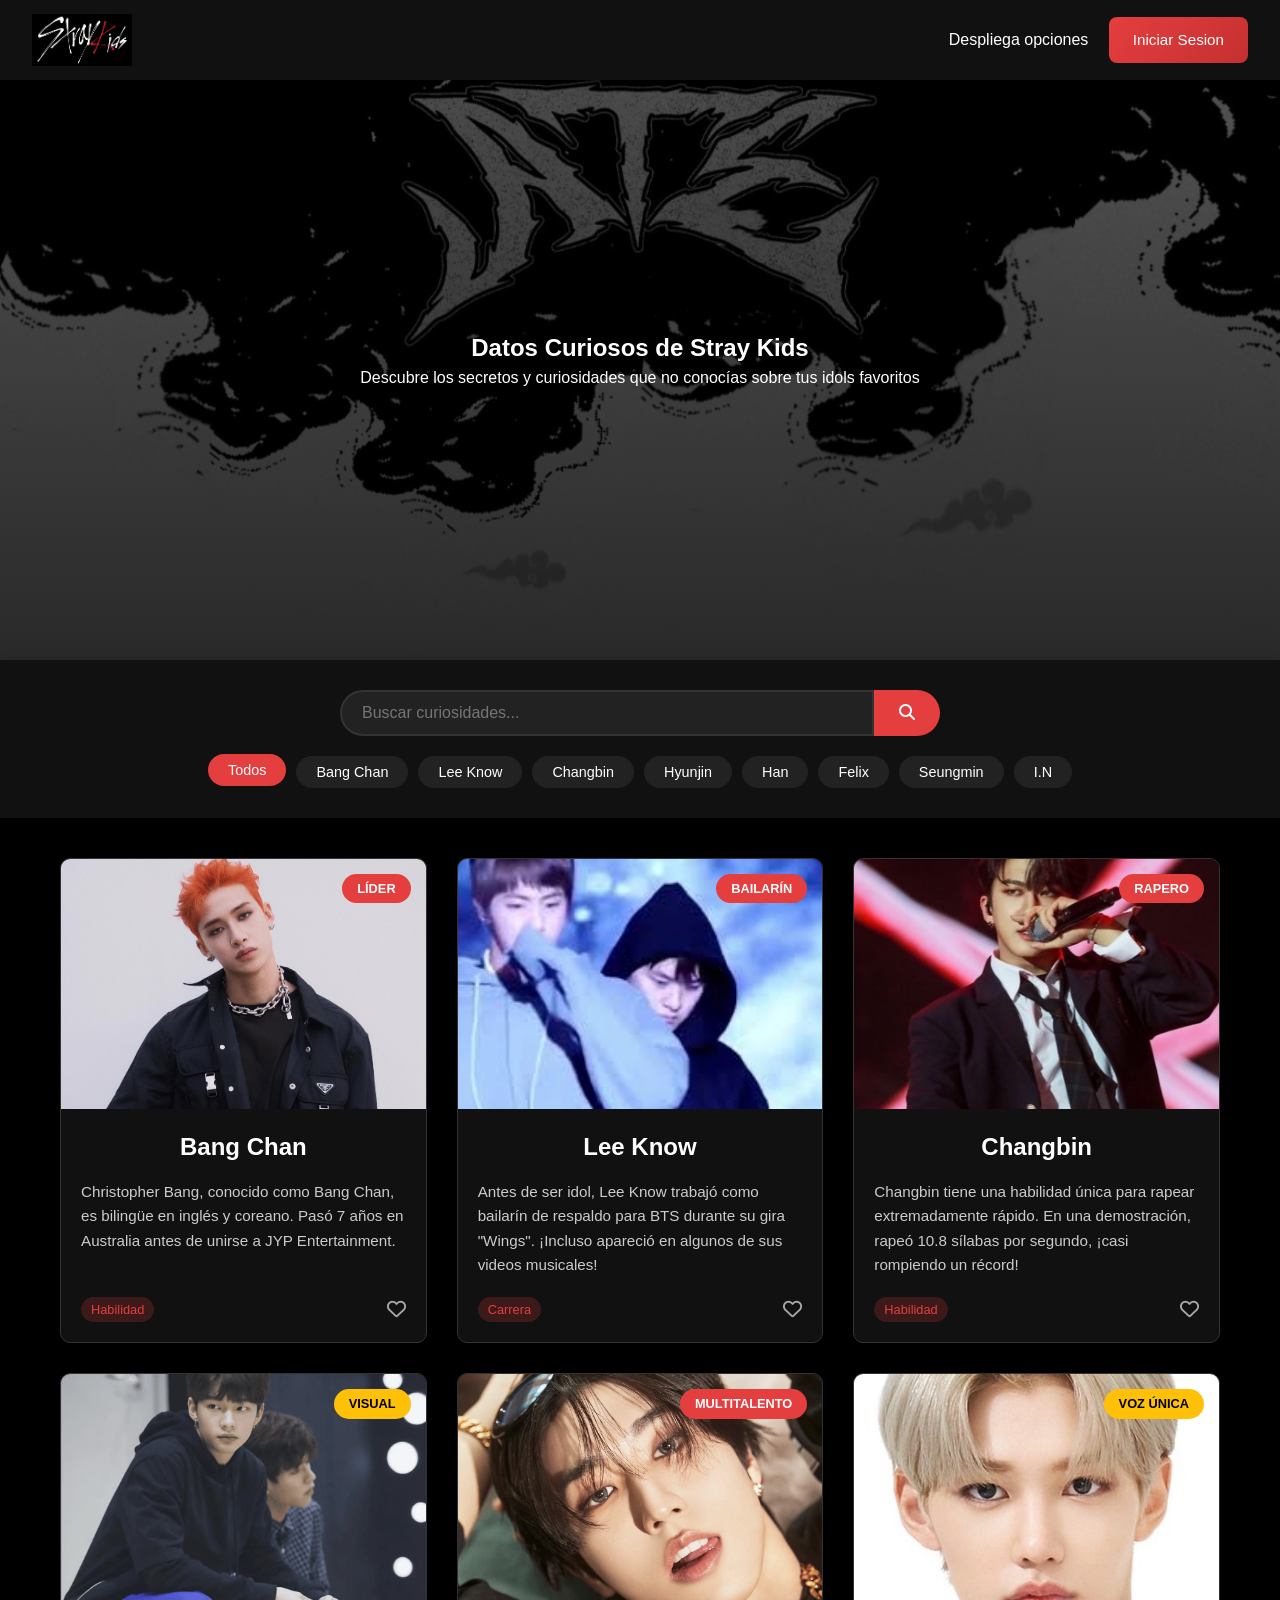
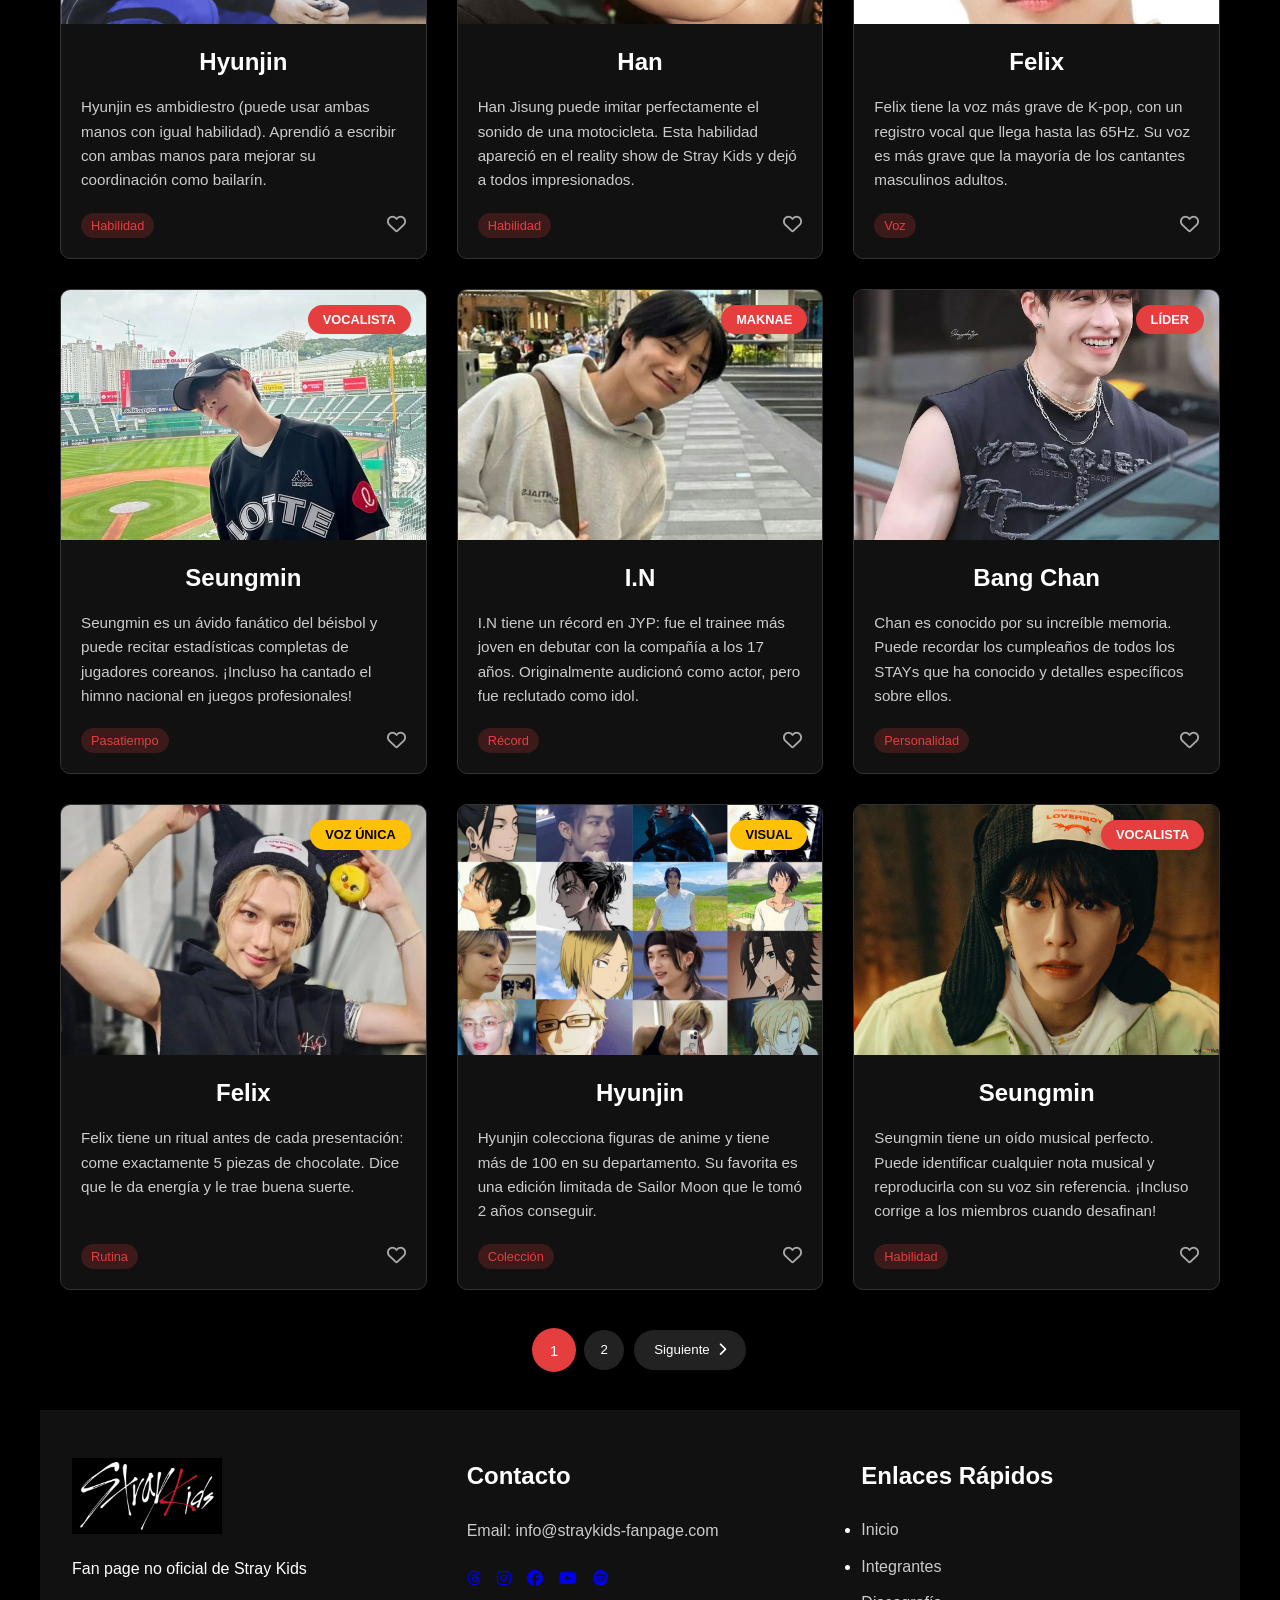
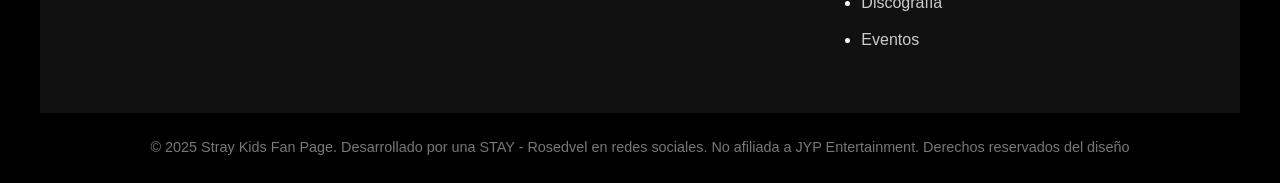
<file: html code/trivia.html>
<!DOCTYPE html>
<html lang="es">
<head>
    <meta charset="UTF-8">
    <meta name="viewport" content="width=device-width, initial-scale=1.0">
    <title>Datos Curiosos de Stray Kids | STAY Trivia</title>
    <link rel="stylesheet" href="../css code/footer-header.css">
    <link rel="stylesheet" href="../css code/datos.css">
    <link rel="stylesheet" href="https://cdnjs.cloudflare.com/ajax/libs/font-awesome/6.4.0/css/all.min.css">
</head>
<body>
    <header>
        <div class="logo"><img src="../imagenes/logoSKZ.png" alt="Logo Stray Kids"></div>
        <nav>
            <div class="desplegable">
                <button class="btnopciones">Despliega opciones</button>
                <div class="opciones">
                    <a href="../index.html">Inicio</a>
                    <a href="integrantes.html">Integrantes</a>
                    <a href="Merchandising.html">Merchandising</a>
                    <a href="Eventos.html">Eventos</a>
                    <a href="discografia.html">Discografía</a>
                    <a href="galeria.html">Galería</a>
                    <a href="trivia.html">Datos Curiosos</a>
                </div>
            </div>    
            <div class="iniciarsesion">
                <a href="IniciarSesion.html">Iniciar Sesion</a>
            </div>
        </nav>
    </header>

    <main class="pagina-trivia">
        <section class="hero-trivia">
            <div class="hero-content">
                <h1>Datos Curiosos de Stray Kids</h1>
                <p>Descubre los secretos y curiosidades que no conocías sobre tus idols favoritos</p>
            </div>
        </section>

        <section class="filtros-trivia">
            <div class="container">
                <div class="filtros-content">
                    <div class="search-box">
                        <input type="text" placeholder="Buscar curiosidades..." id="search-trivia">
                        <button id="search-btn-trivia"><i class="fas fa-search"></i></button>
                    </div>
                    <div class="categorias">
                        <button class="filter-btn active" data-filter="all">Todos</button>
                        <button class="filter-btn" data-filter="bangchan">Bang Chan</button>
                        <button class="filter-btn" data-filter="lee know">Lee Know</button>
                        <button class="filter-btn" data-filter="changbin">Changbin</button>
                        <button class="filter-btn" data-filter="hyunjin">Hyunjin</button>
                        <button class="filter-btn" data-filter="han">Han</button>
                        <button class="filter-btn" data-filter="felix">Felix</button>
                        <button class="filter-btn" data-filter="seungmin">Seungmin</button>
                        <button class="filter-btn" data-filter="in">I.N</button>
                    </div>
                </div>
            </div>
        </section>

        <section class="lista-trivia">
            <div class="container">
                <div class="trivia-grid">
                    <!-- Bang Chan -->
                    <article class="trivia-card" data-categoria="bangchan">
                        <div class="trivia-imagen">
                            <img src="../galeria/bang1.jpg" alt="Bang Chan dato curioso">
                            <span class="badge">Líder</span>
                        </div>
                        <div class="trivia-content">
                            <h2 class="trivia-title">Bang Chan</h2>
                            <div class="trivia-dato">
                                <p>Christopher Bang, conocido como Bang Chan, es bilingüe en inglés y coreano. Pasó 7 años en Australia antes de unirse a JYP Entertainment.</p>
                            </div>
                            <div class="trivia-meta">
                                <span class="trivia-tipo">Habilidad</span>
                                <button class="trivia-like"><i class="far fa-heart"></i></button>
                            </div>
                        </div>
                    </article>

                    <!-- Lee Know -->
                    <article class="trivia-card" data-categoria="lee know">
                        <div class="trivia-imagen">
                            <img src="../galeria/images.jpg" alt="Lee Know dato curioso">
                            <span class="badge">Bailarín</span>
                        </div>
                        <div class="trivia-content">
                            <h2 class="trivia-title">Lee Know</h2>
                            <div class="trivia-dato">
                                <p>Antes de ser idol, Lee Know trabajó como bailarín de respaldo para BTS durante su gira "Wings". ¡Incluso apareció en algunos de sus videos musicales!</p>
                            </div>
                            <div class="trivia-meta">
                                <span class="trivia-tipo">Carrera</span>
                                <button class="trivia-like"><i class="far fa-heart"></i></button>
                            </div>
                        </div>
                    </article>

                    <!-- Changbin -->
                    <article class="trivia-card" data-categoria="changbin">
                        <div class="trivia-imagen">
                            <img src="../galeria/chan.jpg" alt="Changbin dato curioso">
                            <span class="badge">Rapero</span>
                        </div>
                        <div class="trivia-content">
                            <h2 class="trivia-title">Changbin</h2>
                            <div class="trivia-dato">
                                <p>Changbin tiene una habilidad única para rapear extremadamente rápido. En una demostración, rapeó 10.8 sílabas por segundo, ¡casi rompiendo un récord!</p>
                            </div>
                            <div class="trivia-meta">
                                <span class="trivia-tipo">Habilidad</span>
                                <button class="trivia-like"><i class="far fa-heart"></i></button>
                            </div>
                        </div>
                    </article>

                    <!-- Hyunjin -->
                    <article class="trivia-card" data-categoria="hyunjin">
                        <div class="trivia-imagen">
                            <img src="../galeria/hyun.webp" alt="Hyunjin dato curioso">
                            <span class="badge destacado">Visual</span>
                        </div>
                        <div class="trivia-content">
                            <h2 class="trivia-title">Hyunjin</h2>
                            <div class="trivia-dato">
                                <p>Hyunjin es ambidiestro (puede usar ambas manos con igual habilidad). Aprendió a escribir con ambas manos para mejorar su coordinación como bailarín.</p>
                            </div>
                            <div class="trivia-meta">
                                <span class="trivia-tipo">Habilidad</span>
                                <button class="trivia-like"><i class="far fa-heart"></i></button>
                            </div>
                        </div>
                    </article>

                    <!-- Han -->
                    <article class="trivia-card" data-categoria="han">
                        <div class="trivia-imagen">
                            <img src="../galeria/han.jpg" alt="Han dato curioso">
                            <span class="badge">Multitalento</span>
                        </div>
                        <div class="trivia-content">
                            <h2 class="trivia-title">Han</h2>
                            <div class="trivia-dato">
                                <p>Han Jisung puede imitar perfectamente el sonido de una motocicleta. Esta habilidad apareció en el reality show de Stray Kids y dejó a todos impresionados.</p>
                            </div>
                            <div class="trivia-meta">
                                <span class="trivia-tipo">Habilidad</span>
                                <button class="trivia-like"><i class="far fa-heart"></i></button>
                            </div>
                        </div>
                    </article>

                    <!-- Felix -->
                    <article class="trivia-card" data-categoria="felix">
                        <div class="trivia-imagen">
                            <img src="../galeria/felix.jpg" alt="Felix dato curioso">
                            <span class="badge destacado">Voz única</span>
                        </div>
                        <div class="trivia-content">
                            <h2 class="trivia-title">Felix</h2>
                            <div class="trivia-dato">
                                <p>Felix tiene la voz más grave de K-pop, con un registro vocal que llega hasta las 65Hz. Su voz es más grave que la mayoría de los cantantes masculinos adultos.</p>
                            </div>
                            <div class="trivia-meta">
                                <span class="trivia-tipo">Voz</span>
                                <button class="trivia-like"><i class="far fa-heart"></i></button>
                            </div>
                        </div>
                    </article>

                    <!-- Seungmin -->
                    <article class="trivia-card" data-categoria="seungmin">
                        <div class="trivia-imagen">
                            <img src="../galeria/seu.webp" alt="Seungmin dato curioso">
                            <span class="badge">Vocalista</span>
                        </div>
                        <div class="trivia-content">
                            <h2 class="trivia-title">Seungmin</h2>
                            <div class="trivia-dato">
                                <p>Seungmin es un ávido fanático del béisbol y puede recitar estadísticas completas de jugadores coreanos. ¡Incluso ha cantado el himno nacional en juegos profesionales!</p>
                            </div>
                            <div class="trivia-meta">
                                <span class="trivia-tipo">Pasatiempo</span>
                                <button class="trivia-like"><i class="far fa-heart"></i></button>
                            </div>
                        </div>
                    </article>

                    <!-- I.N -->
                    <article class="trivia-card" data-categoria="in">
                        <div class="trivia-imagen">
                            <img src="../galeria/in.webp" alt="I.N dato curioso">
                            <span class="badge">Maknae</span>
                        </div>
                        <div class="trivia-content">
                            <h2 class="trivia-title">I.N</h2>
                            <div class="trivia-dato">
                                <p>I.N tiene un récord en JYP: fue el trainee más joven en debutar con la compañía a los 17 años. Originalmente audicionó como actor, pero fue reclutado como idol.</p>
                            </div>
                            <div class="trivia-meta">
                                <span class="trivia-tipo">Récord</span>
                                <button class="trivia-like"><i class="far fa-heart"></i></button>
                            </div>
                        </div>
                    </article>

                    <!-- Bang Chan 2 -->
                    <article class="trivia-card" data-categoria="bangchan">
                        <div class="trivia-imagen">
                            <img src="../galeria/cris.webp" alt="Bang Chan dato curioso 2">
                            <span class="badge">Líder</span>
                        </div>
                        <div class="trivia-content">
                            <h2 class="trivia-title">Bang Chan</h2>
                            <div class="trivia-dato">
                                <p>Chan es conocido por su increíble memoria. Puede recordar los cumpleaños de todos los STAYs que ha conocido y detalles específicos sobre ellos.</p>
                            </div>
                            <div class="trivia-meta">
                                <span class="trivia-tipo">Personalidad</span>
                                <button class="trivia-like"><i class="far fa-heart"></i></button>
                            </div>
                        </div>
                    </article>

                    <!-- Felix 2 -->
                    <article class="trivia-card" data-categoria="felix">
                        <div class="trivia-imagen">
                            <img src="../galeria/fel.jpg" alt="Felix dato curioso 2">
                            <span class="badge destacado">Voz única</span>
                        </div>
                        <div class="trivia-content">
                            <h2 class="trivia-title">Felix</h2>
                            <div class="trivia-dato">
                                <p>Felix tiene un ritual antes de cada presentación: come exactamente 5 piezas de chocolate. Dice que le da energía y le trae buena suerte.</p>
                            </div>
                            <div class="trivia-meta">
                                <span class="trivia-tipo">Rutina</span>
                                <button class="trivia-like"><i class="far fa-heart"></i></button>
                            </div>
                        </div>
                    </article>

                    <!-- Hyunjin 2 -->
                    <article class="trivia-card" data-categoria="hyunjin">
                        <div class="trivia-imagen">
                            <img src="../galeria/anime.jpg" alt="Hyunjin dato curioso 2">
                            <span class="badge destacado">Visual</span>
                        </div>
                        <div class="trivia-content">
                            <h2 class="trivia-title">Hyunjin</h2>
                            <div class="trivia-dato">
                                <p>Hyunjin colecciona figuras de anime y tiene más de 100 en su departamento. Su favorita es una edición limitada de Sailor Moon que le tomó 2 años conseguir.</p>
                            </div>
                            <div class="trivia-meta">
                                <span class="trivia-tipo">Colección</span>
                                <button class="trivia-like"><i class="far fa-heart"></i></button>
                            </div>
                        </div>
                    </article>

                    <!-- Seungmin 2 -->
                    <article class="trivia-card" data-categoria="seungmin">
                        <div class="trivia-imagen">
                            <img src="../galeria/seee.jpg" alt="Seungmin dato curioso 2">
                            <span class="badge">Vocalista</span>
                        </div>
                        <div class="trivia-content">
                            <h2 class="trivia-title">Seungmin</h2>
                            <div class="trivia-dato">
                                <p>Seungmin tiene un oído musical perfecto. Puede identificar cualquier nota musical y reproducirla con su voz sin referencia. ¡Incluso corrige a los miembros cuando desafinan!</p>
                            </div>
                            <div class="trivia-meta">
                                <span class="trivia-tipo">Habilidad</span>
                                <button class="trivia-like"><i class="far fa-heart"></i></button>
                            </div>
                        </div>
                    </article>
                </div>

                <div class="paginacion">
                    <button class="pagina-btn active">1</button>
                    <button class="pagina-btn">2</button>
                    <button class="pagina-btn siguiente">Siguiente <i class="fas fa-chevron-right"></i></button>
                </div>
            </div>
        </section>
    </main>

    <footer>
        <div class="footer-contenido">
            <div class="logo-footer">
                <img src="../imagenes/logoSKZ.png" alt="Logo Stray Kids">
                <p>Fan page no oficial de Stray Kids</p>
            </div>
            <div class="contacto">
                <h3>Contacto</h3>
                <p>Email: info@straykids-fanpage.com</p>
                <div class="redes-sociales">
                    <a href="https://www.threads.com/@realstraykids" aria-label="Threads"><i class="fab fa-threads"></i></a>
                    <a href="https://www.instagram.com/realstraykids" aria-label="Instagram"><i class="fab fa-instagram"></i></a>
                    <a href="https://www.facebook.com/JYPEStrayKids" aria-label="Facebook"><i class="fab fa-facebook"></i></a>
                    <a href="https://www.youtube.com/@StrayKids" aria-label="YouTube"><i class="fab fa-youtube"></i></a>
                    <a href="https://open.spotify.com/artist/2dIgFjalVxs4ThymZ67YCE" aria-label="Spotify"><i class="fab fa-spotify"></i></a>
                </div>
            </div>
            <div class="enlaces-rapidos">
                <h3>Enlaces Rápidos</h3>
                <ul>
                    <li><a href="../index.html">Inicio</a></li>
                    <li><a href="integrantes.html">Integrantes</a></li>
                    <li><a href="discografia.html">Discografía</a></li>
                    <li><a href="Eventos.html">Eventos</a></li>
                </ul>
            </div>
        </div>
        <div class="copyright">
            <p>&copy; 2025 Stray Kids Fan Page. Desarrollado por una STAY - Rosedvel en redes sociales. No afiliada a JYP Entertainment. Derechos reservados del diseño</p>
        </div>
    </footer>

    <script src="../js script code/trivia.js"></script>
</body>
</html>
</file>
<file: css code/home.css>
/* -----------------------------------------------  Reset Global   -----------------------------------------------------*/
* {
    margin: 0;
    padding: 0;
    box-sizing: border-box;
    font-family: Verdana, Geneva, Tahoma, sans-serif;
}
body{
    background-color: black;
    color: white;
    line-height: 1.5;
}
/*-----------------------------------------------  Header Principal  ----------------------------------------------------*/
header {
    display: flex;
    justify-content: space-between;
    align-items: center;
    padding: 1rem 2rem;
    background-color: #000;
    position: fixed;
    width: 100%;
    top: 0;
    z-index: 1000;
    box-shadow: 0 2px 10px rgba(0, 0, 0, 0.3);
    min-height: 60px;
}

/* ----------------------------------------------   Logo   ----------------------------------------------------------------*/
.logo {
    display: flex;
    align-items: center;
}

.logo img {
    width: 100px;
    height: auto;
    transition: transform 0.3s ease;
}

.logo img:hover {
    transform: scale(1.40);
}

/*-------------------------------------------   Navegación Central  --------------------------------------------------------*/
.nav {
    display: flex;
    align-items: center;
    gap: 1.5rem;
    flex: 1;
    justify-content: flex-end;
    margin: 0 1rem;
}

/*---------------------------------------- Sección Derecha del Header --------------------------------------------*/
.header-right {
    display: flex;
    align-items: center;
    gap: 1.5rem;
}

/*-------------------------------------------- Menú Desplegable --------------------------------------------------------*/
.desplegable {
    position: relative;
    display: inline-block;
}

.btnopciones {
    background: none;
    border: none;
    cursor: pointer;
    font-weight: 200;
    padding: 0.75rem 1rem;
    color: #fff;
    border-radius: 5px;
    transition: all 0.3s ease;
    font-size: 1rem;
}

.btnopciones:hover {
    background-color: rgba(255, 255, 255, 0.1);
    transform: translateY(-1px);
}

/*----------------------------------------- Opciones del Desplegable ------------------------------------------------------*/
.opciones {
    display: none;
    position: absolute;
    background-color: #000;
    min-width: 220px;
    box-shadow: 0 8px 25px rgba(0, 0, 0, 0.4);
    z-index: 1001;
    border-top: 3px solid #e53e3e;
    border-radius: 0 0 8px 8px;
    left: 50%;
    transform: translateX(-50%);
    top: 100%;
}

.opciones a {
    color: #fff;
    padding: 15px 20px;
    text-decoration: none;
    display: block;
    transition: all 0.3s ease;
    border-bottom: 1px solid rgba(255, 255, 255, 0.1);
}

.opciones a:last-child {
    border-bottom: none;
    border-radius: 0 0 8px 8px;
}

.opciones a:hover {
    background-color: #e53e3e;
    color: #fff;
    padding-left: 25px;
}

.desplegable:hover .opciones {
    display: block;
    animation: fadeIn 0.3s ease;
}

@keyframes fadeIn {
    from { opacity: 0; transform: translateX(-50%) translateY(-10px); }
    to { opacity: 1; transform: translateX(-50%) translateY(0); }
}

/*---------------------------------------------- Separador Visual ---------------------------------------------------------*/
.separador {
    width: 1px;
    height: 30px;
    background-color: rgba(255, 255, 255, 0.3);
    margin: 0 1rem;
}

/*---------------------------------------------- Botón Iniciar Sesión -----------------------------------------------------*/
.iniciarsesion {
    padding: 0.75rem 1.5rem;
    background: linear-gradient(135deg, #e53e3e, #c53030);
    color: #fff;
    border: none;
    border-radius: 8px;
    cursor: pointer;
    text-decoration: none;
    font-weight: 500;
    font-size: 0.95rem;
    transition: all 0.3s ease;
    display: inline-block;
}

.iniciarsesion a {
    color: inherit;
    text-decoration: none;
}

.iniciarsesion:hover {
    background: linear-gradient(135deg, #c53030, #9c2626);
    transform: translateY(-2px);
}

.iniciarsesion:active {
    transform: translateY(0);
}

/*------------------------------------------ Responsive Design HOME--------------------------------------------------------------------*/
@media (max-width: 768px) {
    header {
        flex-direction: column;
        padding: 1rem;
        gap: 1rem;
    }
    
    .logo img {
        width: 100px;
    }
    
    .nav {
        margin: 0;
        gap: 1.5rem;
        flex-wrap: wrap;
        justify-content: center;
    }
    
    .header-right {
        gap: 1.5rem;
        justify-content: center;
    }
    
    .separador {
        display: none;
    }
    
    .opciones {
        min-width: 180px;
    }
}

@media (max-width: 480px) {
    header {
        padding: 0.75rem;
    }
    
    .logo img {
        width: 80px;
    }
    
    .nav, .header-right {
        gap: 1rem;
    }
    
    .btnopciones, .iniciarsesion {
        font-size: 0.9rem;
        padding: 0.6rem 1rem;
    }
}
/*------------------------------------------------------  INICIO SECCION -----------------------------------------------------*/
main {
    margin-top: 60px; 
}

.inicio {
    position: relative;
    height: 100vh;
    display: flex;
    flex-direction: column;
    align-items: center;
    justify-content: center;
    background-image: url('../imagenes/fila.jpeg');
    background-size: cover;
    background-position: center;
    background-attachment: fixed;
    overflow: hidden;
}

/* Overlay oscuro para mejor legibilidad */
.inicio::before {
    content: '';
    position: absolute;
    top: 0;
    left: 0;
    width: 100%;
    height: 100%;
    background: linear-gradient(
        135deg,
        rgba(0, 0, 0, 0.1) 0%,
        rgba(0, 0, 0, 0.3) 50%,
        rgba(0, 0, 0, 0.1) 100%
    );
    z-index: 1;
}

/*------------------------------------------ Título principal ---------------------------------------------------*/
.inicio h1 {
    position: relative;
    z-index: 2;
    font-size: clamp(2.5rem, 6vw, 5rem);
    font-weight: 700;
    color: rgb(233, 192, 192);
    text-align: center;
    text-shadow: 3px 3px 10px rgba(0, 0, 0, 0.8);
    letter-spacing: 2px;
    line-height: 1.2;
    animation: fadeInUp 1.5s ease-out;
    max-width: 90%;
    padding: 0 1rem;
}
.inicio h2 {
    position: relative;
    z-index: 2;
    font-size: clamp(1.2rem, 3vw, 2rem);
    font-weight: 300;
    color: #fff;
    text-align: center;
    text-shadow: 2px 2px 8px rgba(0, 0, 0, 0.8);
    letter-spacing: 1px;
    line-height: 1.3;
    margin-top: 1rem;
    animation: fadeInUp 2s ease-out;
    animation-delay: 0.5s; /* Aparece después del h1 */
    opacity: 0;
    animation-fill-mode: forwards;
    max-width: 90%;
    padding: 0 1rem;
}
/* Efecto de aparición */
@keyframes fadeInUp {
    from {
        opacity: 0;
        transform: translateY(70px);
    }
    to {
        opacity: 1;
        transform: translateY(0);
    }
}

/*------------------------------------------------ Responsive Design TITULO INICIO -------------------------------*/
@media (max-width: 768px) {
    .inicio {
        height: 80vh;
        background-attachment: scroll;
    }
    
    .inicio h1 {
        font-size: clamp(1.5rem, 6vw, 2.5rem); /* Más pequeño en móviles */
        padding: 0 1.5rem;
        letter-spacing: 0.5px;
        line-height: 1.2;
    }
    .inicio h2 {
        font-size: clamp(1rem, 4vw, 1.5rem);
        padding: 0 1.5rem;
        margin-top: 0.8rem;
    }
}
@media (max-width: 480px) {
    .inicio h1 {
        font-size: clamp(1.3rem, 7vw, 2rem); /* Aún más pequeño */
        padding: 0 1rem;
        letter-spacing: 0;
    }
    .inicio h2 {
        font-size: clamp(0.9rem, 5vw, 1.2rem);
        padding: 0 1rem;
        margin-top: 0.5rem;
    }
}

/*------------------------------------------------------- MAIN--------------------------------------------------*/
/* -----------------------------------------------  Secciones Principales -----------------------------------------------------*/

/* Estilos generales para todas las secciones */
section {
    padding: 4rem 2rem;
    position: relative;
}

.titulo-seccion {
    font-size: 2.5rem;
    text-align: center;
    margin-bottom: 2.5rem;
    color: #e53e3e;
    text-transform: uppercase;
    letter-spacing: 2px;
    position: relative;
}

.titulo-seccion::after {
    content: '';
    display: block;
    width: 100px;
    height: 3px;
    background: #e53e3e;
    margin: 0.8rem auto;
}

/* -----------------------------------------------  Botones Comunes -----------------------------------------------------*/
.boton-ver-mas {
    display: inline-block;
    padding: 0.8rem 1.8rem;
    background: linear-gradient(135deg, #e53e3e, #c53030);
    color: white;
    text-decoration: none;
    border-radius: 30px;
    font-weight: bold;
    text-transform: uppercase;
    font-size: 0.9rem;
    letter-spacing: 1px;
    transition: all 0.3s ease;
    margin-top: 1.5rem;
    border: none;
    cursor: pointer;
}

.boton-ver-mas:hover {
    background: linear-gradient(135deg, #c53030, #9c2626);
    transform: translateY(-3px);
    box-shadow: 0 5px 15px rgba(229, 62, 62, 0.3);
}

/* Controles de música */
.controles-musica {
    display: flex;
    flex-direction: column;
    align-items: center;
    gap: 10px;
    margin-top: 2rem;
    position: relative;
    z-index: 2;
}

.boton-musica {
    padding: 0.8rem 1.8rem;
    background: linear-gradient(135deg, #e53e3e, #c53030);
    color: white;
    border: none;
    border-radius: 30px;
    font-weight: bold;
    font-size: 1rem;
    cursor: pointer;
    transition: all 0.3s ease;
    display: flex;
    align-items: center;
    gap: 8px;
}

.boton-musica:hover {
    background: linear-gradient(135deg, #c53030, #9c2626);
    transform: translateY(-3px);
    box-shadow: 0 5px 15px rgba(229, 62, 62, 0.3);
}

.controles-adicionales {
    display: flex;
    align-items: center;
    gap: 10px;
    background: rgba(0, 0, 0, 0.7);
    padding: 10px 15px;
    border-radius: 30px;
    opacity: 0;
    transition: opacity 0.3s ease;
}

.controles-musica:hover .controles-adicionales {
    opacity: 1;
}

.boton-control {
    background: none;
    border: none;
    color: white;
    font-size: 1.2rem;
    cursor: pointer;
    padding: 5px;
    transition: all 0.2s ease;
}

.boton-control:hover {
    color: #e53e3e;
    transform: scale(1.2);
}

.control-volumen {
    width: 100px;
    height: 5px;
    -webkit-appearance: none; 
    appearance: none; 
    background: #555;
    border-radius: 5px;
    outline: none;
}

.control-volumen::-webkit-slider-thumb {
    -webkit-appearance: none;
    width: 15px;
    height: 15px;
    border-radius: 50%;
    background: #e53e3e;
    cursor: pointer;
}

.icono-musica {
    font-size: 0.9rem;
}
/* -----------------------------------------------  Sección Noticias ----------------------------------------------------------------------*/
.noticias {
    background-color: #111;
    padding: 5rem 2rem;
}

.contenedor-noticias {
    max-width: 700px;
    margin: 0 auto;
    display: grid;
    grid-template-columns: 1fr 1fr 1fr; /* Dos columnas iguales */
    gap: 2rem;
    margin-bottom: 1rem; /* Espacio antes del botón */
}

.noticia-destacada, .noticia-secundaria {
    background: #1a1a1a;
    border-radius: 10px;
    overflow: hidden;
    transition: transform 0.3s ease;
    box-shadow: 0 5px 15px rgba(0, 0, 0, 0.2);
    display: flex;
    flex-direction: column;
    height: 100%;
}

.noticias .boton-ver-mas {
    display: block;
    margin: 1rem auto 0;
    padding: 0.6rem 1.5rem;
    font-size: 0.8rem;
    grid-column: 1 / -1; /* Ocupa ambas columnas */
    width: max-content;
}


/* -----------------------------------------------  Sección Integrantes -----------------------------------------------------*/
.integrantes {
    background-color: #000;
    padding: 5rem 2rem;
    overflow: relative;
}

.preview-integrantes {
    max-width: 1200px;
    margin: 0 auto;
    text-align: center;
    position: relative;
    padding: 0 40px;
}

.grid-integrantes {
    display: flex;
    overflow-x: auto;
    scroll-snap-type: x mandatory;
    gap: 1.5rem;
    padding-bottom: 1rem;
    margin-bottom: 2rem;
    -webkit-overflow-scrolling: touch; 
    scrollbar-width: none; 
    scroll-behavior: smooth; 
}
/* Mostrar scrollbar solo en desktop para mejor UX */
@media (min-width: 768px) {
    .grid-integrantes {
        scrollbar-width: thin;
        scrollbar-color: #e53e3e #333;
    }
    
    .grid-integrantes::-webkit-scrollbar {
        display: block;
        height: 8px;
    }
    
    .grid-integrantes::-webkit-scrollbar-track {
        background: #333;
        border-radius: 10px;
    }
    
    .grid-integrantes::-webkit-scrollbar-thumb {
        background-color: #e53e3e;
        border-radius: 10px;
    }
}

.foto-integrante {
    scroll-snap-align: start;
    flex: 0 0 auto;
    width: 220px;
    height: 500px;
    object-fit: cover;
    border-radius: 8px;
    transition: all 0.3s ease;
    filter: grayscale(30%);
}

.foto-integrante:hover {
    transform: scale(1.05);
    filter: grayscale(0%);
    box-shadow: 0 5px 15px rgba(229, 62, 62, 0.4);
}

/* Botones de navegación para pc */
@media (min-width: 768px) {
    .btn-carrusel {
        position: absolute;
        top: 50%;
        transform: translateY(-50%);
        width: 40px;
        height: 40px;
        background-color: rgba(229, 62, 62, 0.7);
        color: white;
        border: none;
        border-radius: 50%;
        font-size: 1.2rem;
        cursor: pointer;
        z-index: 10;
        display: flex;
        align-items: center;
        justify-content: center;
        transition: all 0.3s ease;
    }
    
    .btn-carrusel:hover {
        background-color: rgba(229, 62, 62, 1);
        transform: translateY(-50%) scale(1.1);
    }
    
    .btn-carrusel.anterior {
        left: 0;
    }
    
    .btn-carrusel.siguiente {
        right: 0;
    }
    
    /* Ocultar botones si no hay scroll */
    .no-scroll .btn-carrusel {
        display: none;
    }
}
/* -----------------------------------------------  Sección Discografía -----------------------------------------------------*/
.discografia {
    background-color: #111;
    padding: 5rem 2rem;
}

.preview-discos {
    max-width: 1200px;
    margin: 0 auto;
    text-align: center;
}

.caratulas-discos {
    display: flex;
    justify-content: center;
    gap: 2rem;
    margin-bottom: 2rem;
    flex-wrap: wrap;
}

.caratula-disco {
    width: 200px;
    height: 200px;
    object-fit: cover;
    border-radius: 10px;
    transition: all 0.3s ease;
    box-shadow: 0 5px 15px rgba(0, 0, 0, 0.3);
}

.caratula-disco:hover {
    transform: translateY(-10px) scale(1.05);
    box-shadow: 0 15px 30px rgba(229, 62, 62, 0.3);
}

/* -----------------------------------------------  Sección Eventos -----------------------------------------------------*/
.eventos {
    background-color: #000;
    padding: 5rem 2rem;
}

.preview-eventos {
    max-width: 1000px;
    margin: 0 auto;
    display: grid;
    grid-template-columns: 1fr 1fr;
    gap: 2rem;
    align-items: center;
}

.imagen-evento {
    width: 100%;
    height: 700px;
    object-fit: cover;
    border-radius: 10px;
    box-shadow: 0 5px 15px rgba(0, 0, 0, 0.3);
    transition: transform 0.3s ease;
}

.imagen-evento:hover {
    transform: scale(1.03);
}

.info-evento {
    padding: 1rem;
}

.info-evento h3 {
    font-size: 1.8rem;
    margin-bottom: 1rem;
    color: #fff;
}

.info-evento p {
    color: #ccc;
    margin-bottom: 1.5rem;
    font-size: 1.1rem;
}

/* -----------------------------------------------  Sección Galería -----------------------------------------------------*/
.galeria {
    background-color: #111;
    padding: 5rem 2rem;
}

.preview-fotos {
    max-width: 1200px;
    margin: 0 auto;
}

.grid-galeria {
    display: grid;
    grid-template-columns: repeat(auto-fit, minmax(250px, 1fr));
    gap: 1.5rem;
    margin-bottom: 2rem;
}

.foto-galeria {
    width: 100%;
    height: 450px;
    object-fit: cover;
    border-radius: 8px;
    transition: all 0.3s ease;
    filter: brightness(0.9);
}

.foto-galeria:hover {
    transform: scale(1.03);
    filter: brightness(1);
    box-shadow: 0 8px 25px rgba(229, 62, 62, 0.3);
}
.galeria .boton-ver-mas {
    display: block;
    margin: 2rem auto 0;
}

/* -----------------------------------------------  Sección Merchandising -----------------------------------------------------*/
.merchandising {
    background-color: #000;
    padding: 5rem 2rem;
}

.preview-merch {
    max-width: 2700px;
    margin: 0 auto;
    text-align: center;
}

.productos-destacados {
    display: flex;
    justify-content: center;
    gap: 0.1rem;
    margin-bottom: 2rem;
    flex-wrap: wrap;
}

.producto {
    background: #1a1a1a;
    padding: 0.3rem;
    border-radius: 10px;
    transition: all 0.3s ease;
    width: 180px;
}

.producto:hover {
    transform: translateY(-10px);
    box-shadow: 0 10px 25px rgba(229, 62, 62, 0.2);
}

.imagen-producto {
    width: 100%;
    height: 150px;
    object-fit: contain;
    margin-bottom: 0.2rem;
    transition: transform 0.3s ease;
}

.producto:hover .imagen-producto {
    transform: scale(1.1);
}

.producto p {
    color: #fff;
    font-weight: bold;
    font-size: 1.1rem;
}

/* -----------------------------------------------  Sección Trivia -----------------------------------------------------*/
.trivia {
    background-color: #111;
    padding: 5rem 2rem;
}

.preview-trivia {
    max-width: 1000px;
    margin: 0 auto;
    display: grid;
    grid-template-columns: 1fr 1fr;
    gap: 2rem;
    align-items: center;
}

.imagen-trivia {
    width: 100%;
    height: 400px;
    object-fit: cover;
    border-radius: 10px;
    box-shadow: 0 5px 15px rgba(0, 0, 0, 0.3);
}

.dato-curioso {
    padding: 1rem;
}

.dato-curioso h3 {
    font-size: 1.8rem;
    margin-bottom: 1rem;
    color: #e53e3e;
}

.dato-curioso p {
    color: #ccc;
    margin-bottom: 1.5rem;
    font-size: 1.1rem;
    line-height: 1.6;
}

/* -----------------------------------------------  Sección Fan Zone -----------------------------------------------------*/
.fan-zone {
    background-color: #000;
    padding: 5rem 2rem;
}

.contenido-fanzone {
    max-width: 1000px;
    margin: 0 auto;
    display: flex;
    flex-direction: column;
    align-items: center;
}

.imagen-fans {
    width: 100%;
    max-height: 500px;
    object-fit: contain;
    margin-bottom: 2rem;
    border-radius: 10px;
}

.info-fanzone {
    text-align: center;
    max-width: 600px;
}

.info-fanzone h3 {
    font-size: 1.8rem;
    margin-bottom: 1rem;
    color: #fff;
}

.info-fanzone p {
    color: #ccc;
    margin-bottom: 1.5rem;
    font-size: 1.1rem;
}

/* -----------------------------------------------  Footer -----------------------------------------------------*/
.footer-contenido {
    max-width: 1200px;
    margin: 0 auto;
    display: grid;
    grid-template-columns: repeat(auto-fit, minmax(300px, 1fr));
    gap: 3rem;
    padding: 3rem 2rem;
    background-color: #111;
}

.logo-footer img {
    width: 150px;
    height: auto;
    margin-bottom: 1rem;
}

.contacto h3, .enlaces-rapidos h3 {
    font-size: 1.5rem;
    margin-bottom: 1.5rem;
    color: #fff;
}

.contacto p {
    color: #ccc;
    margin-bottom: 1rem;
    line-height: 1.6;
}

.redes-sociales {
    display: flex;
    gap: 1rem;
    margin-top: 1.5rem;
}

.redes-sociales a img {
    width: 40px;
    height: 40px;
    transition: transform 0.3s ease;
}

.redes-sociales a:hover img {
    transform: scale(1.2);
}

.enlaces-rapidos a {
    display: block;
    color: #ccc;
    margin-bottom: 0.8rem;
    text-decoration: none;
    transition: color 0.3s ease;
}

.enlaces-rapidos a:hover {
    color: #e53e3e;
}

.copyright {
    text-align: center;
    padding: 1.5rem;
    background-color: #000;
    color: #777;
    font-size: 0.9rem;
}

/* -----------------------------------------------  Responsive Design -----------------------------------------------------*/
@media (max-width: 1024px) {
    .noticia-destacada {
        grid-template-columns: 1fr;
    }
    
    .preview-eventos, .preview-trivia, .contenido-fanzone {
        grid-template-columns: 1fr;
        text-align: center;
    }
    
    .imagen-evento, .imagen-trivia, .imagen-fans {
        height: 250px;
    }
}

@media (max-width: 768px) {
    section {
        padding: 3rem 1.5rem;
    }
    
    .titulo-seccion {
        font-size: 2rem;
    }
    
    .productos-destacados {
        gap: 1.5rem;
    }
    
    .producto {
        width: 200px;
    }
}

@media (max-width: 480px) {
    section {
        padding: 2rem 1rem;
    }
    
    .titulo-seccion {
        font-size: 1.8rem;
    }
    
    .grid-integrantes {
        grid-template-columns: repeat(2, 1fr);
    }
    
    .caratulas-discos {
        gap: 1rem;
    }
    
    .caratula-disco {
        width: 150px;
        height: 150px;
    }
    
    .footer-contenido {
        grid-template-columns: 1fr;
        text-align: center;
    }
    
    .redes-sociales {
        justify-content: center;
    }
}
</file>
<file: css code/footer-header.css>
/* -----------------------------------------------  Reset Global   -----------------------------------------------------*/
* {
    margin: 0;
    padding: 0;
    box-sizing: border-box;
    font-family: Verdana, Geneva, Tahoma, sans-serif;
}
body{
    background-color: black;
    color: white;
    line-height: 1.5;
}
/*-----------------------------------------------  Header Principal  ----------------------------------------------------*/
header {
    display: flex;
    justify-content: space-between;
    align-items: center;
    padding: 1rem 2rem;
    background-color: #000;
    position: fixed;
    width: 100%;
    
    top: 0;
    z-index: 1000;
    box-shadow: 0 2px 10px rgba(0, 0, 0, 0.3);
    min-height: 60px;
}

/* ----------------------------------------------   Logo   ----------------------------------------------------------------*/
.logo {
    display: flex;
    align-items: center;
}

.logo img {
    width: 100px;
    height: auto;
    transition: transform 0.3s ease;
}

.logo img:hover {
    transform: scale(1.40);
}

/*-------------------------------------------   Navegación Central  --------------------------------------------------------*/
.nav {
    display: flex;
    align-items: center;
    gap: 1.5rem;
    flex: 1;
    justify-content: flex-end;
    margin: 0 1rem;
}

/*---------------------------------------- Sección Derecha del Header --------------------------------------------*/
.header-right {
    display: flex;
    align-items: center;
    gap: 1.5rem;
}

/*-------------------------------------------- Menú Desplegable --------------------------------------------------------*/
.desplegable {
    position: relative;
    display: inline-block;
}

.btnopciones {
    background: none;
    border: none;
    cursor: pointer;
    font-weight: 200;
    padding: 0.75rem 1rem;
    color: #fff;
    border-radius: 5px;
    transition: all 0.3s ease;
    font-size: 1rem;
}

.btnopciones:hover {
    background-color: rgba(255, 255, 255, 0.1);
    transform: translateY(-1px);
}

/*----------------------------------------- Opciones del Desplegable ------------------------------------------------------*/
.opciones {
    display: none;
    position: absolute;
    background-color: #000;
    min-width: 220px;
    box-shadow: 0 8px 25px rgba(0, 0, 0, 0.4);
    z-index: 1001;
    border-top: 3px solid #e53e3e;
    border-radius: 0 0 8px 8px;
    left: 50%;
    transform: translateX(-50%);
    top: 100%;
}

.opciones a {
    color: #fff;
    padding: 15px 20px;
    text-decoration: none;
    display: block;
    transition: all 0.3s ease;
    border-bottom: 1px solid rgba(255, 255, 255, 0.1);
}

.opciones a:last-child {
    border-bottom: none;
    border-radius: 0 0 8px 8px;
}

.opciones a:hover {
    background-color: #e53e3e;
    color: #fff;
    padding-left: 25px;
}

.desplegable:hover .opciones {
    display: block;
    animation: fadeIn 0.3s ease;
}

@keyframes fadeIn {
    from { opacity: 0; transform: translateX(-50%) translateY(-10px); }
    to { opacity: 1; transform: translateX(-50%) translateY(0); }
}

/*---------------------------------------------- Separador Visual ---------------------------------------------------------*/
.separador {
    width: 1px;
    height: 30px;
    background-color: rgba(255, 255, 255, 0.3);
    margin: 0 1rem;
}

/*---------------------------------------------- Botón Iniciar Sesión -----------------------------------------------------*/
.iniciarsesion {
    padding: 0.75rem 1.5rem;
    background: linear-gradient(135deg, #e53e3e, #c53030);
    color: #fff;
    border: none;
    border-radius: 8px;
    cursor: pointer;
    text-decoration: none;
    font-weight: 500;
    font-size: 0.95rem;
    transition: all 0.3s ease;
    display: inline-block;
}

.iniciarsesion a {
    color: inherit;
    text-decoration: none;
}

.iniciarsesion:hover {
    background: linear-gradient(135deg, #c53030, #9c2626);
    transform: translateY(-2px);
}

.iniciarsesion:active {
    transform: translateY(0);
}

/*------------------------------------------ Responsive Design HOME--------------------------------------------------------------------*/
@media (max-width: 768px) {
    header {
        flex-direction: column;
        padding: 1rem;
        gap: 1rem;
    }
    
    .logo img {
        width: 100px;
    }
    
    .nav {
        margin: 0;
        gap: 1.5rem;
        flex-wrap: wrap;
        justify-content: center;
    }
    
    .header-right {
        gap: 1.5rem;
        justify-content: center;
    }
    
    .separador {
        display: none;
    }
    
    .opciones {
        min-width: 180px;
    }
}

@media (max-width: 480px) {
    header {
        padding: 0.75rem;
    }
    
    .logo img {
        width: 80px;
    }
    
    .nav, .header-right {
        gap: 1rem;
    }
    
    .btnopciones, .iniciarsesion {
        font-size: 0.9rem;
        padding: 0.6rem 1rem;
    }
}

/* -----------------------------------------------  Footer -----------------------------------------------------*/
.footer-contenido {
    max-width: 1200px;
    margin: 0 auto;
    display: grid;
    grid-template-columns: repeat(auto-fit, minmax(300px, 1fr));
    gap: 3rem;
    padding: 3rem 2rem;
    background-color: #111;
}

.logo-footer img {
    width: 150px;
    height: auto;
    margin-bottom: 1rem;
}

.contacto h3, .enlaces-rapidos h3 {
    font-size: 1.5rem;
    margin-bottom: 1.5rem;
    color: #fff;
}

.contacto p {
    color: #ccc;
    margin-bottom: 1rem;
    line-height: 1.6;
}

.redes-sociales {
    display: flex;
    gap: 1rem;
    margin-top: 1.5rem;
}

.redes-sociales a img {
    width: 40px;
    height: 40px;
    transition: transform 0.3s ease;
}

.redes-sociales a:hover img {
    transform: scale(1.2);
}

.enlaces-rapidos a {
    display: block;
    color: #ccc;
    margin-bottom: 0.8rem;
    text-decoration: none;
    transition: color 0.3s ease;
}

.enlaces-rapidos a:hover {
    color: #e53e3e;
}

.copyright {
    text-align: center;
    padding: 1.5rem;
    background-color: #000;
    color: #777;
    font-size: 0.9rem;
}

/* -----------------------------------------------  Responsive Design -----------------------------------------------------*/
@media (max-width: 480px) {
    .footer-contenido {
        grid-template-columns: 1fr;
        text-align: center;
    }
    
    .redes-sociales {
        justify-content: center;
    }
}
</file>
<file: css code/discografia.css>
/* -----------------------------------------------  Reset Global   -----------------------------------------------------*/
* {
    margin: 0;
    padding: 0;
    box-sizing: border-box;
    font-family: Verdana, Geneva, Tahoma, sans-serif;
}
body{
    background-color: black;
    color: white;
    line-height: 1.5;
}
/*-----------------------------------------------  Header Principal  ----------------------------------------------------*/
header {
    display: flex;
    justify-content: space-between;
    align-items: center;
    padding: 1rem 2rem;
    background-color: #000;
    position: fixed;
    width: 100%;
    top: 0;
    z-index: 1000;
    box-shadow: 0 2px 10px rgba(0, 0, 0, 0.3);
    min-height: 60px;
}

/* ----------------------------------------------   Logo   ----------------------------------------------------------------*/
.logo {
    display: flex;
    align-items: center;
}

.logo img {
    width: 100px;
    height: auto;
    transition: transform 0.3s ease;
}

.logo img:hover {
    transform: scale(1.40);
}

/*-------------------------------------------   Navegación Central  --------------------------------------------------------*/
.nav {
    display: flex;
    align-items: center;
    gap: 1.5rem;
    flex: 1;
    justify-content: flex-end;
    margin: 0 1rem;
}

/*---------------------------------------- Sección Derecha del Header --------------------------------------------*/
.header-right {
    display: flex;
    align-items: center;
    gap: 1.5rem;
}

/*-------------------------------------------- Menú Desplegable --------------------------------------------------------*/
.desplegable {
    position: relative;
    display: inline-block;
}

.btnopciones {
    background: none;
    border: none;
    cursor: pointer;
    font-weight: 200;
    padding: 0.75rem 1rem;
    color: #fff;
    border-radius: 5px;
    transition: all 0.3s ease;
    font-size: 1rem;
}

.btnopciones:hover {
    background-color: rgba(255, 255, 255, 0.1);
    transform: translateY(-1px);
}

/*----------------------------------------- Opciones del Desplegable ------------------------------------------------------*/
.opciones {
    display: none;
    position: absolute;
    background-color: #000;
    min-width: 220px;
    box-shadow: 0 8px 25px rgba(0, 0, 0, 0.4);
    z-index: 1001;
    border-top: 3px solid #e53e3e;
    border-radius: 0 0 8px 8px;
    left: 50%;
    transform: translateX(-50%);
    top: 100%;
}

.opciones a {
    color: #fff;
    padding: 15px 20px;
    text-decoration: none;
    display: block;
    transition: all 0.3s ease;
    border-bottom: 1px solid rgba(255, 255, 255, 0.1);
}

.opciones a:last-child {
    border-bottom: none;
    border-radius: 0 0 8px 8px;
}

.opciones a:hover {
    background-color: #e53e3e;
    color: #fff;
    padding-left: 25px;
}

.desplegable:hover .opciones {
    display: block;
    animation: fadeIn 0.3s ease;
}

@keyframes fadeIn {
    from { opacity: 0; transform: translateX(-50%) translateY(-10px); }
    to { opacity: 1; transform: translateX(-50%) translateY(0); }
}

/*---------------------------------------------- Separador Visual ---------------------------------------------------------*/
.separador {
    width: 1px;
    height: 30px;
    background-color: rgba(255, 255, 255, 0.3);
    margin: 0 1rem;
}

/*---------------------------------------------- Botón Iniciar Sesión -----------------------------------------------------*/
.iniciarsesion {
    padding: 0.75rem 1.5rem;
    background: linear-gradient(135deg, #e53e3e, #c53030);
    color: #fff;
    border: none;
    border-radius: 8px;
    cursor: pointer;
    text-decoration: none;
    font-weight: 500;
    font-size: 0.95rem;
    transition: all 0.3s ease;
    display: inline-block;
}

.iniciarsesion a {
    color: inherit;
    text-decoration: none;
}

.iniciarsesion:hover {
    background: linear-gradient(135deg, #c53030, #9c2626);
    transform: translateY(-2px);
}

.iniciarsesion:active {
    transform: translateY(0);
}

/*------------------------------------------ Responsive Design HOME--------------------------------------------------------------------*/
@media (max-width: 768px) {
    header {
        flex-direction: column;
        padding: 1rem;
        gap: 1rem;
    }
    
    .logo img {
        width: 100px;
    }
    
    .nav {
        margin: 0;
        gap: 1.5rem;
        flex-wrap: wrap;
        justify-content: center;
    }
    
    .header-right {
        gap: 1.5rem;
        justify-content: center;
    }
    
    .separador {
        display: none;
    }
    
    .opciones {
        min-width: 180px;
    }
}

@media (max-width: 480px) {
    header {
        padding: 0.75rem;
    }
    
    .logo img {
        width: 80px;
    }
    
    .nav, .header-right {
        gap: 1rem;
    }
    
    .btnopciones, .iniciarsesion {
        font-size: 0.9rem;
        padding: 0.6rem 1rem;
    }
}

/* -----------------------------------------------  Footer -----------------------------------------------------*/
.footer-contenido {
    max-width: 1200px;
    margin: 0 auto;
    display: grid;
    grid-template-columns: repeat(auto-fit, minmax(300px, 1fr));
    gap: 3rem;
    padding: 3rem 2rem;
    background-color: #111;
}

.logo-footer img {
    width: 150px;
    height: auto;
    margin-bottom: 1rem;
}

.contacto h3, .enlaces-rapidos h3 {
    font-size: 1.5rem;
    margin-bottom: 1.5rem;
    color: #fff;
}

.contacto p {
    color: #ccc;
    margin-bottom: 1rem;
    line-height: 1.6;
}

.redes-sociales {
    display: flex;
    gap: 1rem;
    margin-top: 1.5rem;
}

.redes-sociales a img {
    width: 40px;
    height: 40px;
    transition: transform 0.3s ease;
}

.redes-sociales a:hover img {
    transform: scale(1.2);
}

.enlaces-rapidos a {
    display: block;
    color: #ccc;
    margin-bottom: 0.8rem;
    text-decoration: none;
    transition: color 0.3s ease;
}

.enlaces-rapidos a:hover {
    color: #e53e3e;
}

.copyright {
    text-align: center;
    padding: 1.5rem;
    background-color: #000;
    color: #777;
    font-size: 0.9rem;
}

/* -----------------------------------------------  Responsive Design -----------------------------------------------------*/
@media (max-width: 480px) {
    .footer-contenido {
        grid-template-columns: 1fr;
        text-align: center;
    }
    
    .redes-sociales {
        justify-content: center;
    }
}

/*-----------------------------------------------------DISEÑO DISCOGRAFÍA-----------------------------------------------*/

/* Estilos generales */
body {
    font-family: 'Segoe UI', Tahoma, Geneva, Verdana, sans-serif;
    line-height: 1.6;
    color: #333;
    margin: 0;
    padding: 0;
    background-color: #f8f8f8;
}

.container {
    max-width: 1200px;
    margin: 0 auto;
    padding: 0 20px;
}

/* Hero Section */
.hero-discografia {
    position: relative;
    height: 800px;
    background: url('../imagenes/bannerskzo.jpg') no-repeat center center/cover;
    display: flex;
    align-items: center;
    justify-content: center;
    text-align: center;
    color: white;
}

.hero-overlay {
    position: absolute;
    top: 0;
    left: 0;
    width: 100%;
    height: 100%;
    background: rgba(0, 0, 0, 0.5);
}

.hero-content {
    position: relative;
    z-index: 1;
    max-width: 800px;
    padding: 0 20px;
}

.hero-content h1 {
    font-size: 3rem;
    margin-bottom: 1rem;
    text-shadow: 2px 2px 4px rgba(0, 0, 0, 0.5);
}

.hero-content p {
    font-size: 1.5rem;
    opacity: 0.9;
}

/* Mensaje Oficial */
.mensaje-oficial {
    background-color: #ec8282;
    color: white;
    padding: 10px 0;
    text-align: center;
}

.mensaje-content {
    max-width: 800px;
    margin: 0 auto;
}

.mensaje-content h2 {
    font-size: 2rem;
    margin-bottom: 2px;
}

.mensaje-content p {
    font-size: 1.1rem;
    margin-bottom: 25px;
    max-width: 800px;
    margin-left: auto;
    margin-right: auto;
}

.icono-musica {
    font-size: 3rem;
    margin-bottom: 20px;
    color: white;
}

.plataformas {
    display: flex;
    justify-content: center;
    gap: 15px;
    flex-wrap: wrap;
}

.plataforma-btn {
    display: inline-flex;
    align-items: center;
    gap: 8px;
    background-color: rgba(255, 255, 255, 0.2);
    color: white;
    padding: 10px 20px;
    border-radius: 30px;
    text-decoration: none;
    transition: all 0.3s ease;
}

.plataforma-btn:hover {
    background-color: rgba(255, 255, 255, 0.3);
    transform: translateY(-3px);
}

/* Discografía */
.discografia {
    padding: 60px 0;
}

.section-title {
    text-align: center;
    font-size: 2.5rem;
    color: #222;
    margin-bottom: 10px;
}

.section-subtitle {
    text-align: center;
    color: #666;
    margin-bottom: 40px;
    font-size: 1.1rem;
}

.album {
    background-color: white;
    border-radius: 10px;
    box-shadow: 0 5px 15px rgba(0, 0, 0, 0.1);
    margin-bottom: 40px;
    overflow: hidden;
}

.album-header {
    display: flex;
    flex-direction: column;
    padding: 30px;
    border-bottom: 1px solid #eee;
}

@media (min-width: 768px) {
    .album-header {
        flex-direction: row;
        align-items: center;
    }
}

.album-cover {
    flex-shrink: 0;
    margin-right: 30px;
    margin-bottom: 20px;
}

@media (min-width: 768px) {
    .album-cover {
        margin-bottom: 0;
    }
}

.album-cover img {
    width: 200px;
    height: 200px;
    object-fit: cover;
    border-radius: 8px;
    box-shadow: 0 5px 15px rgba(0, 0, 0, 0.2);
}

.album-info {
    flex-grow: 1;
}

.album-info h3 {
    font-size: 1.8rem;
    margin-bottom: 10px;
    color: #222;
}

.album-meta {
    display: flex;
    gap: 15px;
    margin-bottom: 15px;
    font-size: 0.9rem;
    color: #666;
}

.album-desc {
    margin-bottom: 20px;
    color: #555;
}

.btn-reproducir {
    background-color: #e53e3e;
    color: white;
    border: none;
    padding: 10px 20px;
    border-radius: 30px;
    cursor: pointer;
    font-size: 1rem;
    transition: all 0.3s ease;
    display: inline-flex;
    align-items: center;
    gap: 8px;
}

.btn-reproducir:hover {
    background-color: #c53030;
    transform: translateY(-2px);
}

.album-tracks {
    padding: 30px;
    background-color: #f9f9f9;
}

.album-tracks h4 {
    margin-bottom: 20px;
    font-size: 1.3rem;
    color: #333;
}

.album-tracks ol {
    padding-left: 20px;
}

.album-tracks li {
    margin-bottom: 10px;
    padding: 8px 0;
    border-bottom: 1px solid #eee;
    display: flex;
    justify-content: space-between;
    align-items: center;
}

.btn-play {
    background-color: transparent;
    border: 1px solid #e53e3e;
    color: #e53e3e;
    width: 30px;
    height: 30px;
    border-radius: 50%;
    cursor: pointer;
    transition: all 0.3s ease;
    display: inline-flex;
    align-items: center;
    justify-content: center;
}

.btn-play:hover {
    background-color: #e53e3e;
    color: white;
}

/* Audio Player */
.audio-player {
    position: fixed;
    bottom: 0;
    left: 0;
    right: 0;
    background-color: #333;
    color: white;
    padding: 15px;
    display: none;
    z-index: 1000;
}

.audio-player.active {
    display: block;
}

#player {
    width: 100%;
    max-width: 500px;
    margin: 0 auto;
}

.player-info {
    display: flex;
    justify-content: space-between;
    align-items: center;
    max-width: 500px;
    margin: 10px auto 0;
}

#btn-close-player {
    background: none;
    border: none;
    color: white;
    cursor: pointer;
    font-size: 1.2rem;
}

/* Responsive */
@media (max-width: 768px) {
    .hero-content h1 {
        font-size: 2.2rem;
    }
    
    .hero-content p {
        font-size: 1.2rem;
    }
    
    .album-cover {
        margin-right: 0;
        margin-bottom: 20px;
    }
    
    .album-header {
        flex-direction: column;
    }
}

@media (max-width: 480px) {
    .hero-content h1 {
        font-size: 1.8rem;
    }
    
    .plataformas {
        flex-direction: column;
        align-items: center;
    }
    
    .plataforma-btn {
        width: 100%;
        justify-content: center;
    }
}
</file>
<file: css code/integrantes.css>
/* -----------------------------------------------  Reset Global   -----------------------------------------------------*/
* {
    margin: 0;
    padding: 0;
    box-sizing: border-box;
    font-family: Verdana, Geneva, Tahoma, sans-serif;
}
body{
    background-color: black;
    color: white;
    line-height: 1.5;
}
/*-----------------------------------------------  Header Principal  ----------------------------------------------------*/
header {
    display: flex;
    justify-content: space-between;
    align-items: center;
    padding: 1rem 2rem;
    background-color: #000;
    position: fixed;
    width: 100%;
    top: 0;
    z-index: 1000;
    box-shadow: 0 2px 10px rgba(0, 0, 0, 0.3);
    min-height: 60px;
}

/* ----------------------------------------------   Logo   ----------------------------------------------------------------*/
.logo {
    display: flex;
    align-items: center;
}

.logo img {
    width: 100px;
    height: auto;
    transition: transform 0.3s ease;
}

.logo img:hover {
    transform: scale(1.40);
}

/*-------------------------------------------   Navegación Central  --------------------------------------------------------*/
.nav {
    display: flex;
    align-items: center;
    gap: 1.5rem;
    flex: 1;
    justify-content: flex-end;
    margin: 0 1rem;
}

/*---------------------------------------- Sección Derecha del Header --------------------------------------------*/
.header-right {
    display: flex;
    align-items: center;
    gap: 1.5rem;
}

/*-------------------------------------------- Menú Desplegable --------------------------------------------------------*/
.desplegable {
    position: relative;
    display: inline-block;
}

.btnopciones {
    background: none;
    border: none;
    cursor: pointer;
    font-weight: 200;
    padding: 0.75rem 1rem;
    color: #fff;
    border-radius: 5px;
    transition: all 0.3s ease;
    font-size: 1rem;
}

.btnopciones:hover {
    background-color: rgba(255, 255, 255, 0.1);
    transform: translateY(-1px);
}

/*----------------------------------------- Opciones del Desplegable ------------------------------------------------------*/
.opciones {
    display: none;
    position: absolute;
    background-color: #000;
    min-width: 220px;
    box-shadow: 0 8px 25px rgba(0, 0, 0, 0.4);
    z-index: 1001;
    border-top: 3px solid #e53e3e;
    border-radius: 0 0 8px 8px;
    left: 50%;
    transform: translateX(-50%);
    top: 100%;
}

.opciones a {
    color: #fff;
    padding: 15px 20px;
    text-decoration: none;
    display: block;
    transition: all 0.3s ease;
    border-bottom: 1px solid rgba(255, 255, 255, 0.1);
}

.opciones a:last-child {
    border-bottom: none;
    border-radius: 0 0 8px 8px;
}

.opciones a:hover {
    background-color: #e53e3e;
    color: #fff;
    padding-left: 25px;
}

.desplegable:hover .opciones {
    display: block;
    animation: fadeIn 0.3s ease;
}

@keyframes fadeIn {
    from { opacity: 0; transform: translateX(-50%) translateY(-10px); }
    to { opacity: 1; transform: translateX(-50%) translateY(0); }
}

/*---------------------------------------------- Separador Visual ---------------------------------------------------------*/
.separador {
    width: 1px;
    height: 30px;
    background-color: rgba(255, 255, 255, 0.3);
    margin: 0 1rem;
}

/*---------------------------------------------- Botón Iniciar Sesión -----------------------------------------------------*/
.iniciarsesion {
    padding: 0.75rem 1.5rem;
    background: linear-gradient(135deg, #e53e3e, #c53030);
    color: #fff;
    border: none;
    border-radius: 8px;
    cursor: pointer;
    text-decoration: none;
    font-weight: 500;
    font-size: 0.95rem;
    transition: all 0.3s ease;
    display: inline-block;
}

.iniciarsesion a {
    color: inherit;
    text-decoration: none;
}

.iniciarsesion:hover {
    background: linear-gradient(135deg, #c53030, #9c2626);
    transform: translateY(-2px);
}

.iniciarsesion:active {
    transform: translateY(0);
}

/*------------------------------------------ Responsive Design HOME--------------------------------------------------------------------*/
@media (max-width: 768px) {
    header {
        flex-direction: column;
        padding: 1rem;
        gap: 1rem;
    }
    
    .logo img {
        width: 100px;
    }
    
    .nav {
        margin: 0;
        gap: 1.5rem;
        flex-wrap: wrap;
        justify-content: center;
    }
    
    .header-right {
        gap: 1.5rem;
        justify-content: center;
    }
    
    .separador {
        display: none;
    }
    
    .opciones {
        min-width: 180px;
    }
}

@media (max-width: 480px) {
    header {
        padding: 0.75rem;
    }
    
    .logo img {
        width: 80px;
    }
    
    .nav, .header-right {
        gap: 1rem;
    }
    
    .btnopciones, .iniciarsesion {
        font-size: 0.9rem;
        padding: 0.6rem 1rem;
    }
}
/*------------------------------------------------------  INICIO SECCION -----------------------------------------------------*/
main {
    margin-top: 60px; 
}

.inicio {
    position: relative;
    height: 100vh;
    display: flex;
    flex-direction: column;
    align-items: center;
    justify-content: center;
    background-image: url('../imagenes/fila.jpeg');
    background-size: cover;
    background-position: center;
    background-attachment: fixed;
    overflow: hidden;
}

/* Overlay oscuro para mejor legibilidad */
.inicio::before {
    content: '';
    position: absolute;
    top: 0;
    left: 0;
    width: 100%;
    height: 100%;
    background: linear-gradient(
        135deg,
        rgba(0, 0, 0, 0.1) 0%,
        rgba(0, 0, 0, 0.3) 50%,
        rgba(0, 0, 0, 0.1) 100%
    );
    z-index: 1;
}
/* ---------------------------------------------------------------------------------------------------- INTEGRANTES-------------------------------------------------------------------------------------------*/

/* Estilo para la sección grupal */
.grupo-completo {
    text-align: center;
    padding: 20px;
}
.imagen-grupo {
    max-width: 90%;
    height: auto;
    border-radius: 20px;
    box-shadow: 0 0 10px rgba(0,0,0,0.3);
}
.nombres-miembros {
    margin-top: 10px;
    font-style: italic;
    color: #aaaaaa;
}

/* Título principal */
.titulo-seccion {
    text-align: center;
    font-size: 32px;
    margin: 30px 0;
    color: #d1b3c5;
    text-shadow: 1px 1px 3px rgba(0,0,0,0.2);
}

/* Contenedor de tarjetas */
.integrantes-detalle {
    display: flex;
    flex-wrap: wrap;
    justify-content: center;
    gap: 30px;
    padding: 0 40px 40px 40px;
}

/* Tarjeta de integrante */
.tarjeta-integrante {
    background-color: #e0adbe;
    border-radius: 20px;
    box-shadow: 0 4px 8px rgba(0, 0, 0, 0.2);
    overflow: hidden;
    width: 300px;
    transition: transform 0.3s ease;
}
.tarjeta-integrante:hover {
    transform: translateY(-5px);
}

/* Foto del integrante */
.foto-integrante {
    width: 100%;
    height: auto;
    object-fit: cover;
}

/* Información */
.info-integrante {
    align-items: center;
    padding: 15px 20px;
    font-size: 14px;
    color: #333;
}
.info-integrante p {
    margin: 5px 0;
}

.SKZOO {
    text-align: center;
    padding: 20px;
    margin: 0 auto;
    max-width: 90%;
}

/* ---------------------------------------------------------------------------------------------------- FIN INTEGRANTES-------------------------------------------------------------------------------------------*/

/* -----------------------------------------------  Footer -----------------------------------------------------*/
.footer-contenido {
    max-width: 1200px;
    margin: 0 auto;
    display: grid;
    grid-template-columns: repeat(auto-fit, minmax(300px, 1fr));
    gap: 3rem;
    padding: 3rem 2rem;
    background-color: #111;
}

.logo-footer img {
    width: 150px;
    height: auto;
    margin-bottom: 1rem;
}

.contacto h3, .enlaces-rapidos h3 {
    font-size: 1.5rem;
    margin-bottom: 1.5rem;
    color: #fff;
}

.contacto p {
    color: #ccc;
    margin-bottom: 1rem;
    line-height: 1.6;
}

.redes-sociales {
    display: flex;
    gap: 1rem;
    margin-top: 1.5rem;
}

.redes-sociales a img {
    width: 40px;
    height: 40px;
    transition: transform 0.3s ease;
}

.redes-sociales a:hover img {
    transform: scale(1.2);
}

.enlaces-rapidos a {
    display: block;
    color: #ccc;
    margin-bottom: 0.8rem;
    text-decoration: none;
    transition: color 0.3s ease;
}

.enlaces-rapidos a:hover {
    color: #e53e3e;
}

.copyright {
    text-align: center;
    padding: 1.5rem;
    background-color: #000;
    color: #777;
    font-size: 0.9rem;
}

/* -----------------------------------------------  Responsive Design -----------------------------------------------------*/
@media (max-width: 1024px) {
    .noticia-destacada {
        grid-template-columns: 1fr;
    }
    
    .preview-eventos, .preview-trivia, .contenido-fanzone {
        grid-template-columns: 1fr;
        text-align: center;
    }
    
    .imagen-evento, .imagen-trivia, .imagen-fans {
        height: 250px;
    }
}

@media (max-width: 768px) {
    section {
        padding: 3rem 1.5rem;
    }
    
    .titulo-seccion {
        font-size: 2rem;
    }
    
    .productos-destacados {
        gap: 1.5rem;
    }
    
    .producto {
        width: 200px;
    }
}

@media (max-width: 480px) {
    section {
        padding: 2rem 1rem;
    }
    
    .titulo-seccion {
        font-size: 1.8rem;
    }
    
    .grid-integrantes {
        grid-template-columns: repeat(2, 1fr);
    }
    
    .caratulas-discos {
        gap: 1rem;
    }
    
    .caratula-disco {
        width: 150px;
        height: 150px;
    }
    
    .footer-contenido {
        grid-template-columns: 1fr;
        text-align: center;
    }
    
    .redes-sociales {
        justify-content: center;
    }
}
</file>
<file: css code/merch.css>
/* Estilos específicos para la página de Merchandising */
.merchandising-page {
    padding: 5rem 2rem;
    background-color: #000;
    margin-top: 60px;
}

.merch-header {
    text-align: center;
    margin-bottom: 3rem;
}

.merch-header h1 {
    font-size: 3rem;
    color: #e53e3e;
    margin-bottom: 1rem;
    text-transform: uppercase;
}

.merch-header p {
    color: #ccc;
    max-width: 800px;
    margin: 0 auto;
    font-size: 1.1rem;
    line-height: 1.6;
}

.filter-controls {
    display: flex;
    justify-content: center;
    gap: 1rem;
    margin-bottom: 2rem;
    flex-wrap: wrap;
}

.filter-btn {
    padding: 0.6rem 1.5rem;
    background: #1a1a1a;
    color: white;
    border: none;
    border-radius: 30px;
    cursor: pointer;
    transition: all 0.3s ease;
    font-weight: 500;
}

.filter-btn:hover, .filter-btn.active {
    background: #e53e3e;
    transform: translateY(-2px);
}

.merch-grid {
    display: grid;
    grid-template-columns: repeat(auto-fill, minmax(280px, 1fr));
    gap: 2rem;
    max-width: 1400px;
    margin: 0 auto;
}

.merch-item {
    background: #1a1a1a;
    border-radius: 10px;
    overflow: hidden;
    transition: all 0.3s ease;
    box-shadow: 0 5px 15px rgba(0, 0, 0, 0.2);
    display: flex;
    flex-direction: column;
}

.merch-item:hover {
    transform: translateY(-10px);
    box-shadow: 0 15px 30px rgba(229, 62, 62, 0.3);
}

.merch-img-container {
    position: relative;
    overflow: hidden;
    height: 300px;
}

.merch-img {
    width: 100%;
    height: 100%;
    object-fit: contain;
    transition: transform 0.5s ease;
    background: #000;
    padding: 20px;
}

.merch-item:hover .merch-img {
    transform: scale(1.05);
}

.merch-badge {
    position: absolute;
    top: 10px;
    right: 10px;
    background: #e53e3e;
    color: white;
    padding: 0.3rem 0.8rem;
    border-radius: 20px;
    font-size: 0.8rem;
    font-weight: bold;
}

.merch-info {
    padding: 1.5rem;
    flex-grow: 1;
    display: flex;
    flex-direction: column;
}

.merch-title {
    font-size: 1.3rem;
    margin-bottom: 0.5rem;
    color: white;
}

.merch-price {
    font-size: 1.5rem;
    font-weight: bold;
    color: #e53e3e;
    margin-bottom: 1rem;
}

.merch-description {
    color: #ccc;
    margin-bottom: 1.5rem;
    font-size: 0.9rem;
    line-height: 1.5;
    flex-grow: 1;
}

.merch-actions {
    display: flex;
    justify-content: space-between;
    align-items: center;
}

.add-to-cart {
    padding: 0.7rem 1.5rem;
    background: #e53e3e;
    color: white;
    border: none;
    border-radius: 5px;
    cursor: pointer;
    font-weight: bold;
    transition: all 0.3s ease;
}

.add-to-cart:hover {
    background: #c53030;
    transform: translateY(-2px);
}

.wishlist-btn {
    background: none;
    border: none;
    color: #ccc;
    font-size: 1.3rem;
    cursor: pointer;
    transition: all 0.3s ease;
}

.wishlist-btn:hover {
    color: #e53e3e;
    transform: scale(1.2);
}

.pagination {
    display: flex;
    justify-content: center;
    gap: 1rem;
    margin-top: 3rem;
}

.page-btn {
    padding: 0.7rem 1.2rem;
    background: #1a1a1a;
    color: white;
    border: none;
    border-radius: 5px;
    cursor: pointer;
    transition: all 0.3s ease;
}

.page-btn.active {
    background: #e53e3e;
}

.page-btn:hover:not(.active) {
    background: #333;
}

@media (max-width: 768px) {
    .merch-header h1 {
        font-size: 2.2rem;
    }
    
    .merch-grid {
        grid-template-columns: repeat(auto-fill, minmax(240px, 1fr));
        gap: 1.5rem;
    }
    
    .merch-img-container {
        height: 250px;
    }
}

@media (max-width: 480px) {
    .merchandising-page {
        padding: 3rem 1rem;
    }
    
    .merch-header h1 {
        font-size: 1.8rem;
    }
    
    .merch-grid {
        grid-template-columns: 1fr;
    }
}
</file>
<file: css code/noticias.css>
/* Estilos específicos para la página de Noticias */
.pagina-noticias {
    background-color: #000;
    color: #fff;
}

/* Hero Section */
.hero-noticias {
    background: linear-gradient(rgba(0, 0, 0, 0.6), rgba(0, 0, 0, 0.8)), 
                url('../imagenes/seunbanner.jpg') no-repeat center center/cover;
    height: 300px;
    display: flex;
    align-items: center;
    justify-content: center;
    text-align: center;
    margin-top: 60px;
    animation: fadeIn 1s ease-out;
}

.hero-content h1 {
    font-size: 3rem;
    margin-bottom: 1rem;
    text-shadow: 2px 2px 8px rgba(0, 0, 0, 0.8);
    color: #fff;
}

.hero-content p {
    font-size: 1.2rem;
    opacity: 0.9;
    color: #e53e3e;
    font-weight: 500;
}

/* Filtros */
.filtros-noticias {
    background-color: #111;
    padding: 30px 0;
    position: sticky;
    top: 60px;
    z-index: 900;
    box-shadow: 0 4px 12px rgba(0, 0, 0, 0.3);
}

.container {
    max-width: 1200px;
    margin: 0 auto;
    padding: 0 20px;
}

.filtros-content {
    display: flex;
    flex-direction: column;
    gap: 20px;
}

.search-box {
    display: flex;
    max-width: 600px;
    margin: 0 auto;
    width: 100%;
}

.search-box input {
    flex: 1;
    padding: 12px 20px;
    border: 2px solid #333;
    border-radius: 30px 0 0 30px;
    font-size: 1rem;
    outline: none;
    background-color: #222;
    color: #fff;
    transition: all 0.3s;
}

.search-box input:focus {
    border-color: #e53e3e;
    background-color: #333;
}

.search-box button {
    background-color: #e53e3e;
    color: white;
    border: none;
    padding: 0 25px;
    border-radius: 0 30px 30px 0;
    cursor: pointer;
    transition: background-color 0.3s;
    font-size: 1rem;
}

.search-box button:hover {
    background-color: #c53030;
}

.categorias {
    display: flex;
    flex-wrap: wrap;
    gap: 10px;
    justify-content: center;
}

.filter-btn {
    background-color: #222;
    border: none;
    padding: 8px 20px;
    border-radius: 30px;
    cursor: pointer;
    transition: all 0.3s;
    color: #fff;
    font-weight: 500;
    font-size: 0.9rem;
}

.filter-btn.active, .filter-btn:hover {
    background-color: #e53e3e;
    color: white;
    transform: translateY(-2px);
}

/* Lista de Noticias */
.lista-noticias {
    padding: 40px 0;
}

.noticias-grid {
    display: grid;
    grid-template-columns: repeat(auto-fill, minmax(350px, 1fr));
    gap: 30px;
    margin-bottom: 40px;
}

.noticia, .noticia-destacada {
    background-color: #111;
    border-radius: 10px;
    overflow: hidden;
    box-shadow: 0 5px 15px rgba(0, 0, 0, 0.2);
    transition: transform 0.3s, box-shadow 0.3s;
    border: 1px solid #333;
}

.noticia:hover, .noticia-destacada:hover {
    transform: translateY(-5px);
    box-shadow: 0 8px 25px rgba(229, 62, 62, 0.3);
    border-color: #e53e3e;
}

.noticia-destacada {
    grid-column: 1 / -1;
    display: grid;
    grid-template-columns: 1fr 1fr;
}

.noticia-imagen {
    position: relative;
    overflow: hidden;
    height: 250px;
}

.noticia-destacada .noticia-imagen {
    height: 100%;
}

.noticia-imagen img {
    width: 100%;
    height: 100%;
    object-fit: cover;
    transition: transform 0.5s;
}

.noticia:hover .noticia-imagen img {
    transform: scale(1.05);
}

.badge {
    position: absolute;
    top: 15px;
    right: 15px;
    background-color: #e53e3e;
    color: white;
    padding: 5px 15px;
    border-radius: 20px;
    font-size: 0.8rem;
    font-weight: bold;
    text-transform: uppercase;
}

.badge.destacado {
    background-color: #ffc107;
    color: #000;
}

.noticia-content {
    padding: 25px;
    display: flex;
    flex-direction: column;
    height: calc(100% - 250px);
}

.noticia-destacada .noticia-content {
    height: auto;
}

.noticia-meta {
    display: flex;
    justify-content: space-between;
    margin-bottom: 15px;
    font-size: 0.9rem;
    color: #aaa;
}

.categoria {
    color: #e53e3e;
    font-weight: 500;
}

.noticia h2 {
    font-size: 1.4rem;
    margin-bottom: 15px;
    color: #fff;
    line-height: 1.4;
}

.noticia p {
    color: #ccc;
    margin-bottom: 20px;
    font-size: 0.95rem;
    line-height: 1.6;
    flex-grow: 1;
}

.leer-mas {
    display: inline-flex;
    align-items: center;
    color: #e53e3e;
    text-decoration: none;
    font-weight: bold;
    transition: all 0.3s;
    margin-top: auto;
}

.leer-mas:hover {
    color: #fff;
    transform: translateX(5px);
}

.leer-mas i {
    margin-left: 8px;
    font-size: 0.8rem;
    transition: all 0.3s;
}

.leer-mas:hover i {
    transform: translateX(3px);
}

/* Carousel de álbumes */
.album-carousel {
    position: relative;
    height: 100%;
    width: 100%;
}

.carousel-container {
    position: relative;
    height: 100%;
    overflow: hidden;
}

.carousel-slide {
    display: flex;
    height: 100%;
    transition: transform 0.5s ease;
}

.carousel-slide img {
    width: 100%;
    height: 100%;
    object-fit: cover;
    position: absolute;
    top: 0;
    left: 0;
    opacity: 0;
    transition: opacity 0.5s ease;
}

.carousel-slide img.active {
    opacity: 1;
}

.carousel-btn {
    position: absolute;
    top: 50%;
    transform: translateY(-50%);
    background-color: rgba(0, 0, 0, 0.5);
    color: white;
    border: none;
    padding: 10px 15px;
    cursor: pointer;
    z-index: 10;
    font-size: 1.2rem;
    transition: all 0.3s;
}

.carousel-btn:hover {
    background-color: rgba(229, 62, 62, 0.7);
}

.prev {
    left: 10px;
}

.next {
    right: 10px;
}

.carousel-dots {
    position: absolute;
    bottom: 15px;
    left: 0;
    right: 0;
    display: flex;
    justify-content: center;
    gap: 8px;
    z-index: 10;
}

.carousel-dot {
    width: 10px;
    height: 10px;
    border-radius: 50%;
    background-color: rgba(255, 255, 255, 0.5);
    cursor: pointer;
    transition: all 0.3s;
}

.carousel-dot.active {
    background-color: #e53e3e;
    transform: scale(1.2);
}

/* Paginación */
.paginacion {
    display: flex;
    justify-content: center;
    gap: 10px;
    margin-top: 40px;
}

.pagina-btn {
    background-color: #222;
    border: none;
    width: 40px;
    height: 40px;
    border-radius: 50%;
    cursor: pointer;
    transition: all 0.3s;
    color: #fff;
    font-weight: 500;
}

.pagina-btn.active, .pagina-btn:hover {
    background-color: #e53e3e;
    color: white;
    transform: scale(1.1);
}

.pagina-btn.siguiente {
    width: auto;
    padding: 0 20px;
    border-radius: 30px;
    display: flex;
    align-items: center;
    gap: 8px;
}

/* Animaciones */
@keyframes fadeIn {
    from { opacity: 0; }
    to { opacity: 1; }
}

/* Responsive */
@media (max-width: 1024px) {
    .hero-content h1 {
        font-size: 2.5rem;
    }
    
    .noticias-grid {
        grid-template-columns: repeat(auto-fill, minmax(300px, 1fr));
    }
}

@media (max-width: 768px) {
    .hero-noticias {
        height: 250px;
    }
    
    .hero-content h1 {
        font-size: 2rem;
    }
    
    .noticia-destacada {
        grid-template-columns: 1fr;
    }
    
    .noticia-imagen {
        height: 200px;
    }
    
    .noticia-content {
        height: auto;
    }
}

@media (max-width: 480px) {
    .hero-noticias {
        height: 200px;
    }
    
    .hero-content h1 {
        font-size: 1.8rem;
    }
    
    .hero-content p {
        font-size: 1rem;
    }
    
    .noticias-grid {
        grid-template-columns: 1fr;
    }
    
    .search-box input {
        padding: 10px 15px;
    }
    
    .filter-btn {
        padding: 6px 15px;
        font-size: 0.8rem;
    }
}
</file>
<file: css code/datos.css>
header {
  position: fixed;
  top: 0;
  left: 0;
  width: 100%;
  height: 80px;
  z-index: 1000;
  background-color: #111;
  box-shadow: 0 2px 10px rgba(0, 0, 0, 0.3);
}
/* Estilos específicos para la página de Trivia/Datos Curiosos */
.pagina-trivia {
    background-color: #000;
    color: #fff;
    margin-top: 60px; 
}

.hero-trivia {
    background: linear-gradient(rgba(0, 0, 0, 0.6), rgba(0, 0, 0, 0.8)), 
                url('../galeria/header.jpg_large') no-repeat center center/cover;
    height: 600px;
    display: flex;
    align-items: center;
    justify-content: center;
    text-align: center;
    margin-top: 60px; 
    animation: fadeIn 1s ease-out;
}

/* Ajusta el sticky de los filtros para que quede debajo del header */
.filtros-trivia {
    background-color: #111;
    padding: 30px 0;
    position: sticky;
    top: 60px; /* Igual a la altura del header */
    z-index: 900;
    box-shadow: 0 4px 12px rgba(0, 0, 0, 0.3);
}
.container {
    max-width: 1200px;
    margin: 0 auto;
    padding: 0 20px;
}

.filtros-content {
    display: flex;
    flex-direction: column;
    gap: 20px;
}

.search-box {
    display: flex;
    max-width: 600px;
    margin: 0 auto;
    width: 100%;
}

.search-box input {
    flex: 1;
    padding: 12px 20px;
    border: 2px solid #333;
    border-radius: 30px 0 0 30px;
    font-size: 1rem;
    outline: none;
    background-color: #222;
    color: #fff;
    transition: all 0.3s;
}

.search-box input:focus {
    border-color: #e53e3e;
    background-color: #333;
}

.search-box button {
    background-color: #e53e3e;
    color: white;
    border: none;
    padding: 0 25px;
    border-radius: 0 30px 30px 0;
    cursor: pointer;
    transition: background-color 0.3s;
    font-size: 1rem;
}

.search-box button:hover {
    background-color: #c53030;
}

.categorias {
    display: flex;
    flex-wrap: wrap;
    gap: 10px;
    justify-content: center;
}

.filter-btn {
    background-color: #222;
    border: none;
    padding: 8px 20px;
    border-radius: 30px;
    cursor: pointer;
    transition: all 0.3s;
    color: #fff;
    font-weight: 500;
    font-size: 0.9rem;
}

.filter-btn.active, .filter-btn:hover {
    background-color: #e53e3e;
    color: white;
    transform: translateY(-2px);
}

/* Lista de Trivia */
.lista-trivia {
    padding: 40px 0;
}

.trivia-grid {
    display: grid;
    grid-template-columns: repeat(auto-fill, minmax(300px, 1fr));
    gap: 30px;
    margin-bottom: 40px;
}

.trivia-card {
    background-color: #111;
    border-radius: 10px;
    overflow: hidden;
    box-shadow: 0 5px 15px rgba(0, 0, 0, 0.2);
    transition: transform 0.3s, box-shadow 0.3s;
    border: 1px solid #333;
    display: flex;
    flex-direction: column;
}

.trivia-card:hover {
    transform: translateY(-5px);
    box-shadow: 0 8px 25px rgba(229, 62, 62, 0.3);
    border-color: #e53e3e;
}

.trivia-imagen {
    position: relative;
    overflow: hidden;
    height: 250px;
}

.trivia-imagen img {
    width: 100%;
    height: 100%;
    object-fit: cover;
    transition: transform 0.5s;
}

.trivia-card:hover .trivia-imagen img {
    transform: scale(1.05);
}

.badge {
    position: absolute;
    top: 15px;
    right: 15px;
    background-color: #e53e3e;
    color: white;
    padding: 5px 15px;
    border-radius: 20px;
    font-size: 0.8rem;
    font-weight: bold;
    text-transform: uppercase;
}

.badge.destacado {
    background-color: #ffc107;
    color: #000;
}

.trivia-content {
    padding: 20px;
    flex-grow: 1;
    display: flex;
    flex-direction: column;
}

.trivia-title {
    font-size: 1.5rem;
    margin-bottom: 15px;
    color: #fff;
    text-align: center;
}

.trivia-dato {
    margin-bottom: 20px;
    flex-grow: 1;
}

.trivia-dato p {
    color: #ccc;
    font-size: 0.95rem;
    line-height: 1.6;
}

.trivia-meta {
    display: flex;
    justify-content: space-between;
    align-items: center;
    margin-top: auto;
}

.trivia-tipo {
    font-size: 0.8rem;
    color: #e53e3e;
    font-weight: 500;
    padding: 3px 10px;
    background-color: rgba(229, 62, 62, 0.2);
    border-radius: 20px;
}

.trivia-like {
    background: none;
    border: none;
    color: #aaa;
    font-size: 1.2rem;
    cursor: pointer;
    transition: all 0.3s;
}

.trivia-like:hover, .trivia-like.active {
    color: #e53e3e;
    transform: scale(1.2);
}

.trivia-like.active {
    font-weight: 900;
}

/* Paginación */
.paginacion {
    display: flex;
    justify-content: center;
    gap: 10px;
    margin-top: 40px;
}

.pagina-btn {
    background-color: #222;
    border: none;
    width: 40px;
    height: 40px;
    border-radius: 50%;
    cursor: pointer;
    transition: all 0.3s;
    color: #fff;
    font-weight: 500;
}

.pagina-btn.active, .pagina-btn:hover {
    background-color: #e53e3e;
    color: white;
    transform: scale(1.1);
}

.pagina-btn.siguiente {
    width: auto;
    padding: 0 20px;
    border-radius: 30px;
    display: flex;
    align-items: center;
    gap: 8px;
}

/* Animaciones */
@keyframes fadeIn {
    from { opacity: 0; }
    to { opacity: 1; }
}

/* Responsive */
@media (max-width: 1024px) {
    .hero-content h1 {
        font-size: 2.5rem;
    }
    
    .trivia-grid {
        grid-template-columns: repeat(auto-fill, minmax(280px, 1fr));
    }
}

@media (max-width: 768px) {
    .hero-trivia {
        height: 250px;
    }
    
    .hero-content h1 {
        font-size: 2rem;
    }
    
    .trivia-imagen {
        height: 200px;
    }
}

@media (max-width: 480px) {
    .hero-trivia {
        height: 200px;
    }
    
    .hero-content h1 {
        font-size: 1.8rem;
    }
    
    .hero-content p {
        font-size: 1rem;
    }
    
    .trivia-grid {
        grid-template-columns: 1fr;
    }
    
    .search-box input {
        padding: 10px 15px;
    }
    
    .filter-btn {
        padding: 6px 12px;
        font-size: 0.8rem;
    }
    
    .trivia-title {
        font-size: 1.3rem;
    }
}
</file>
